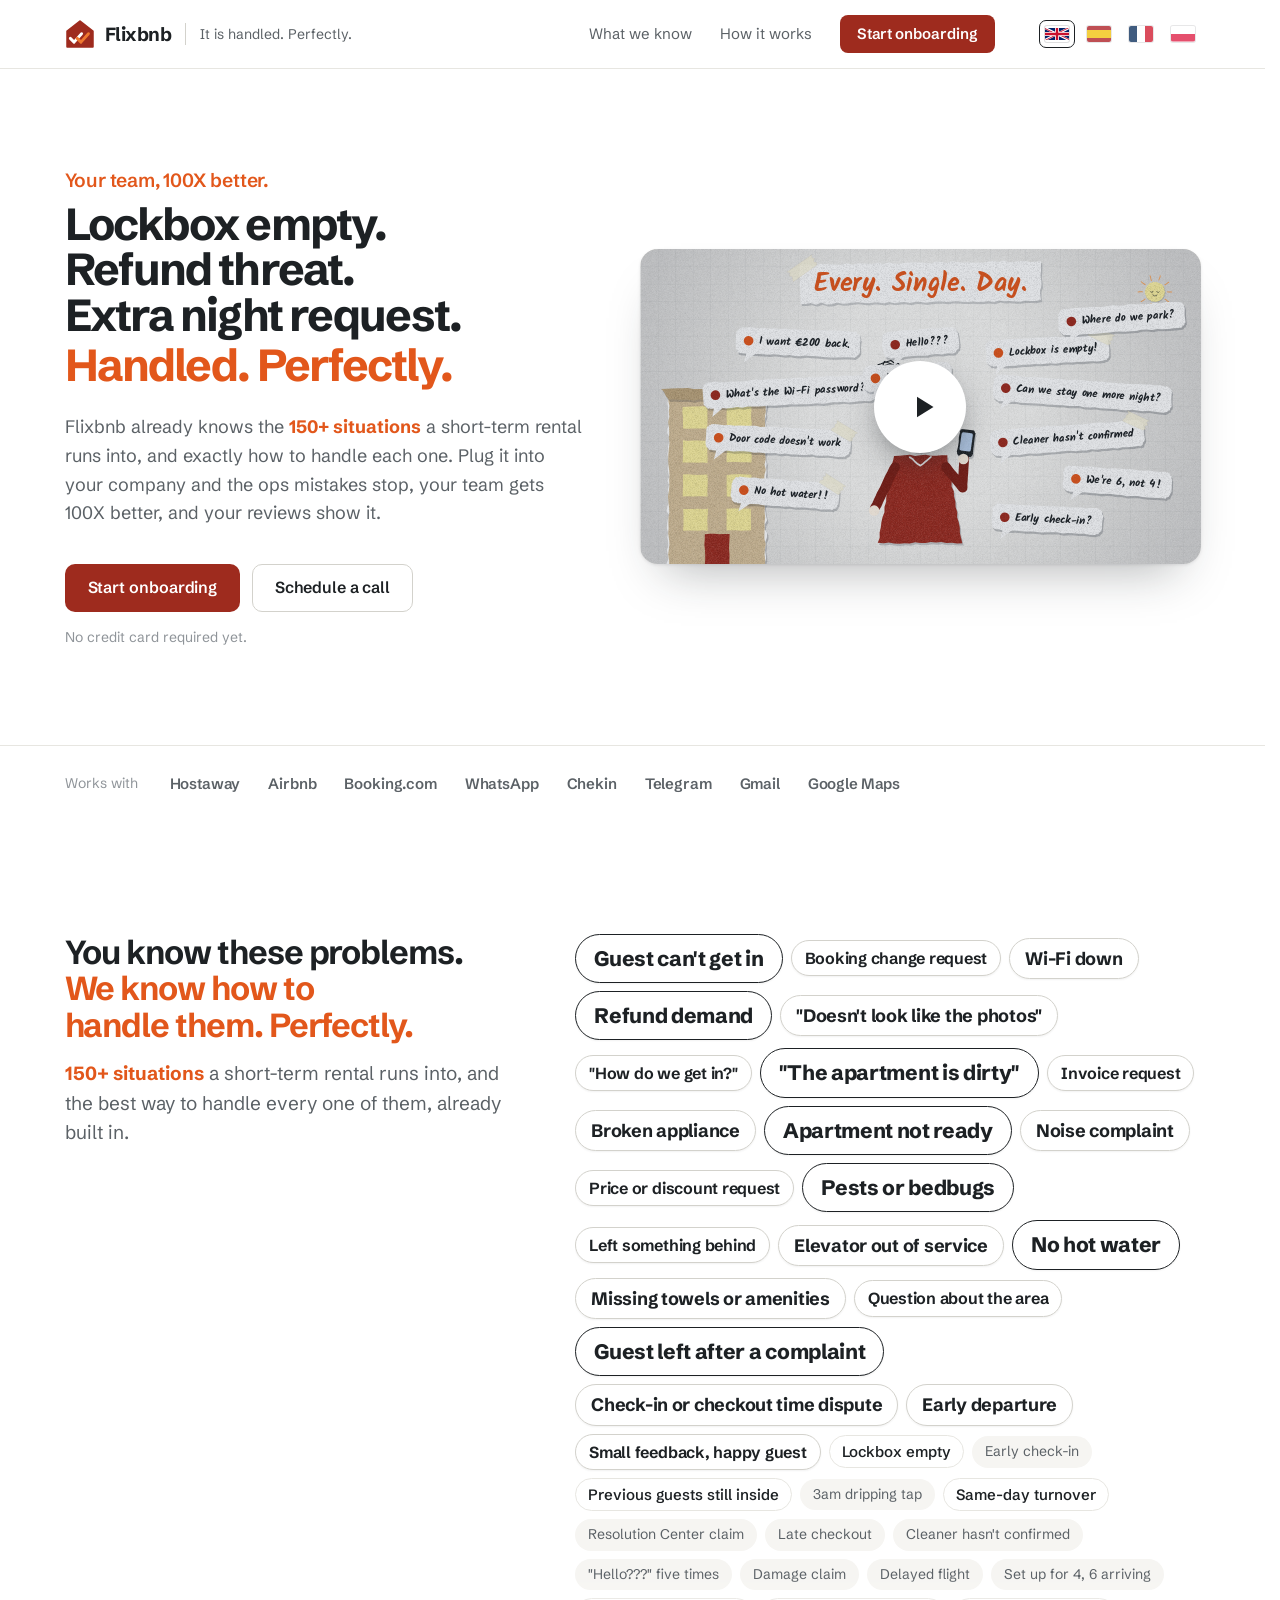
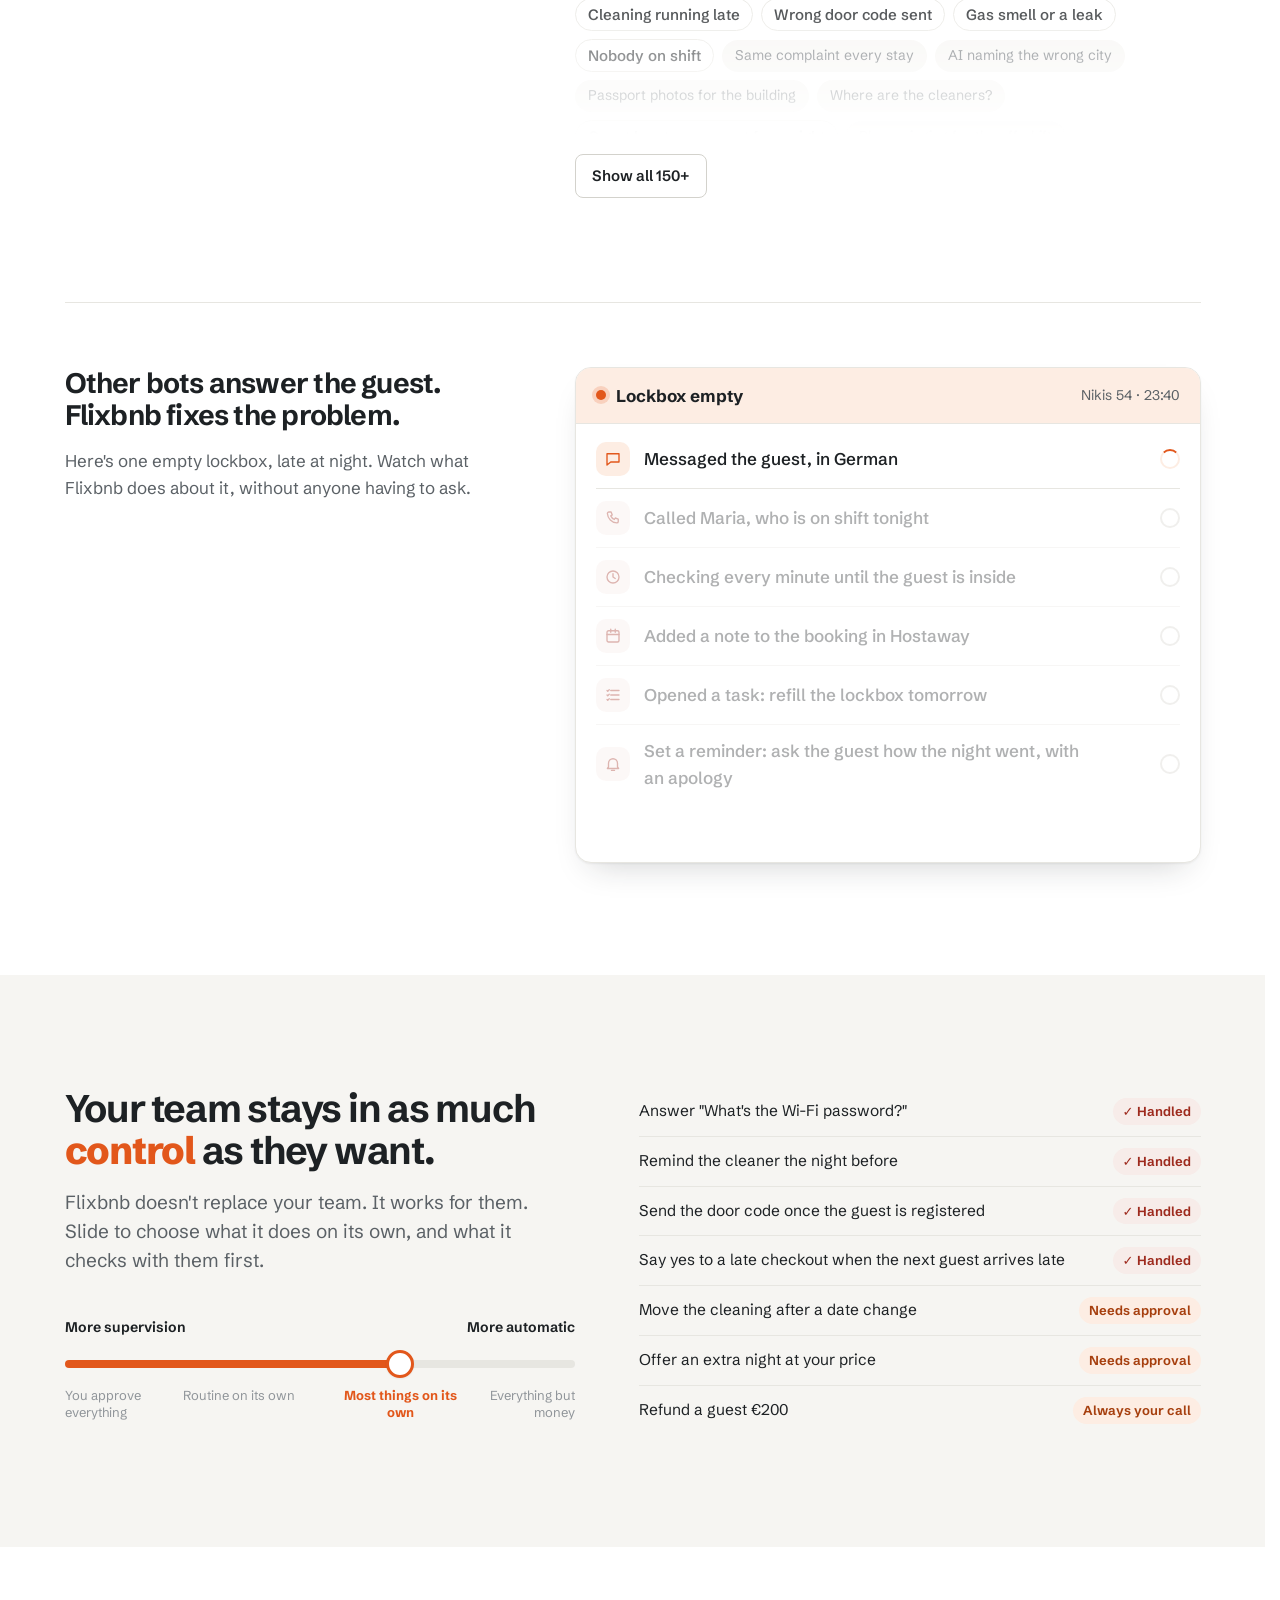
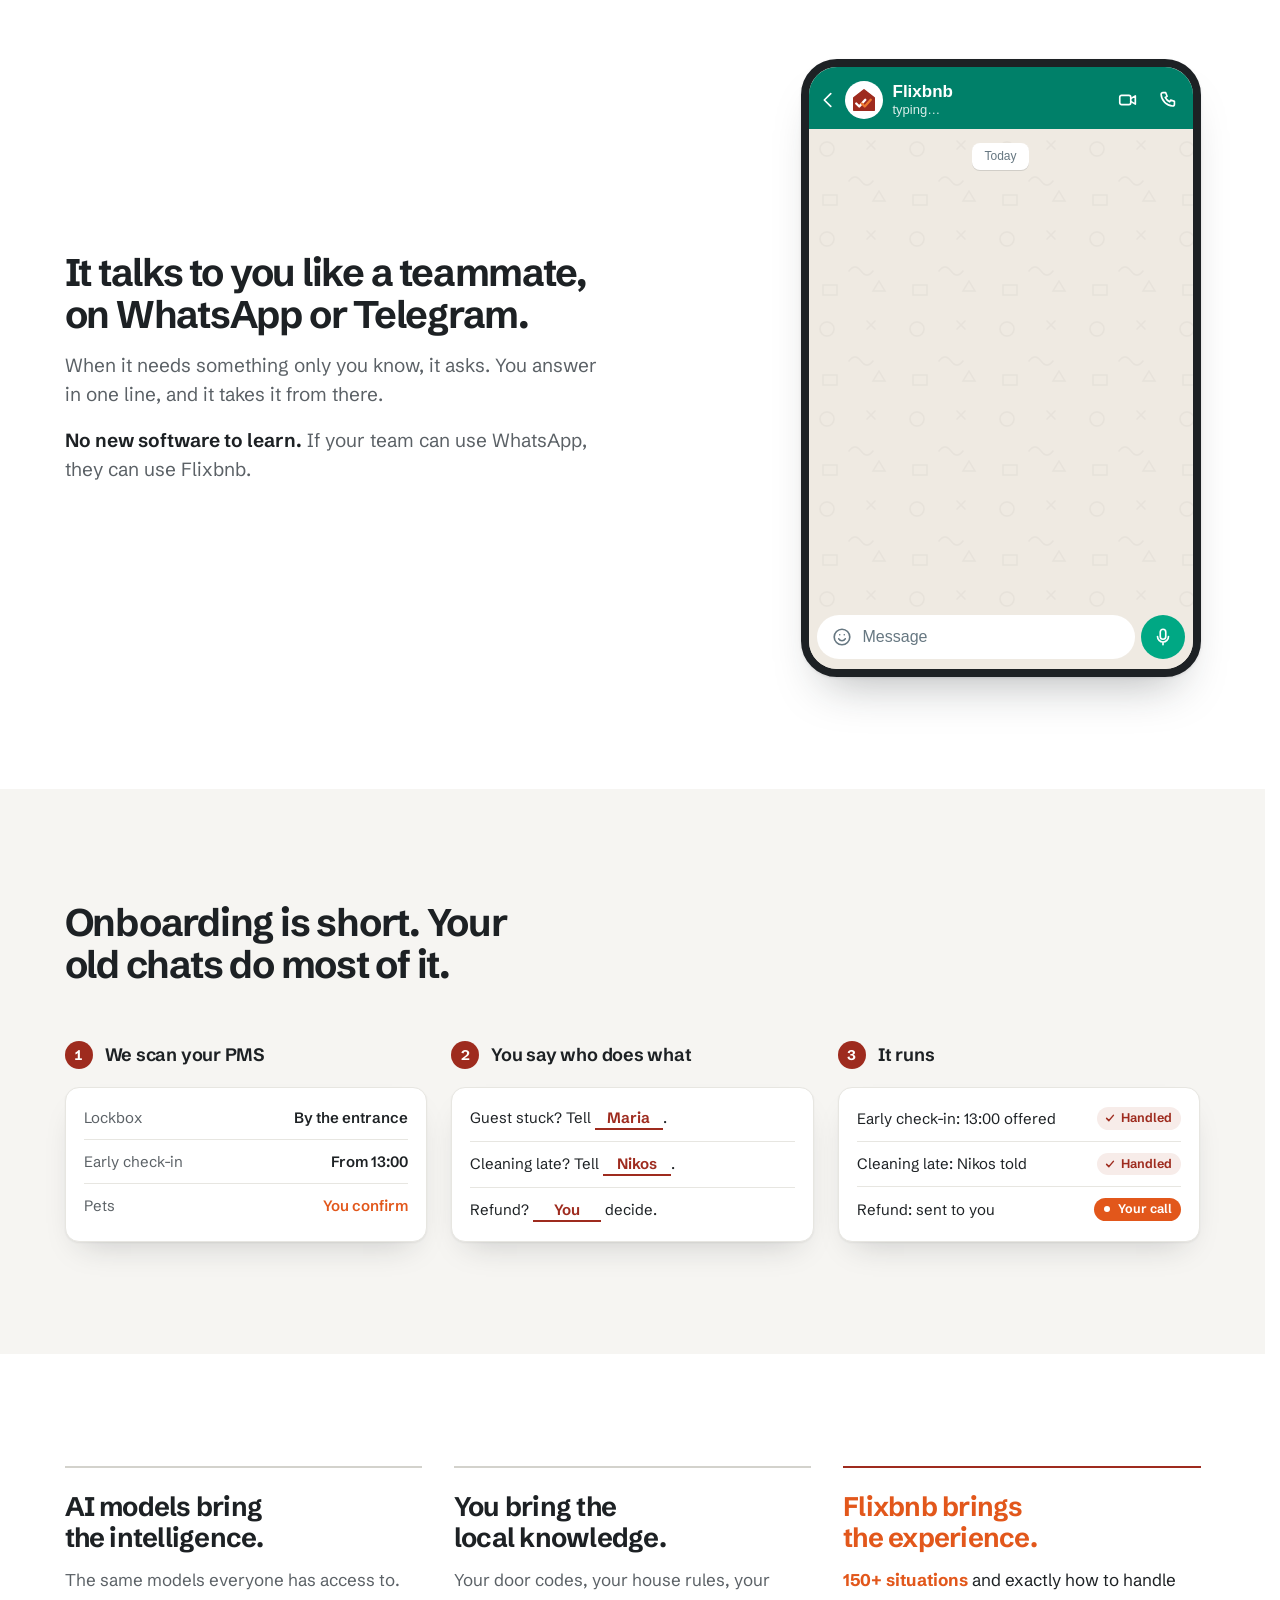
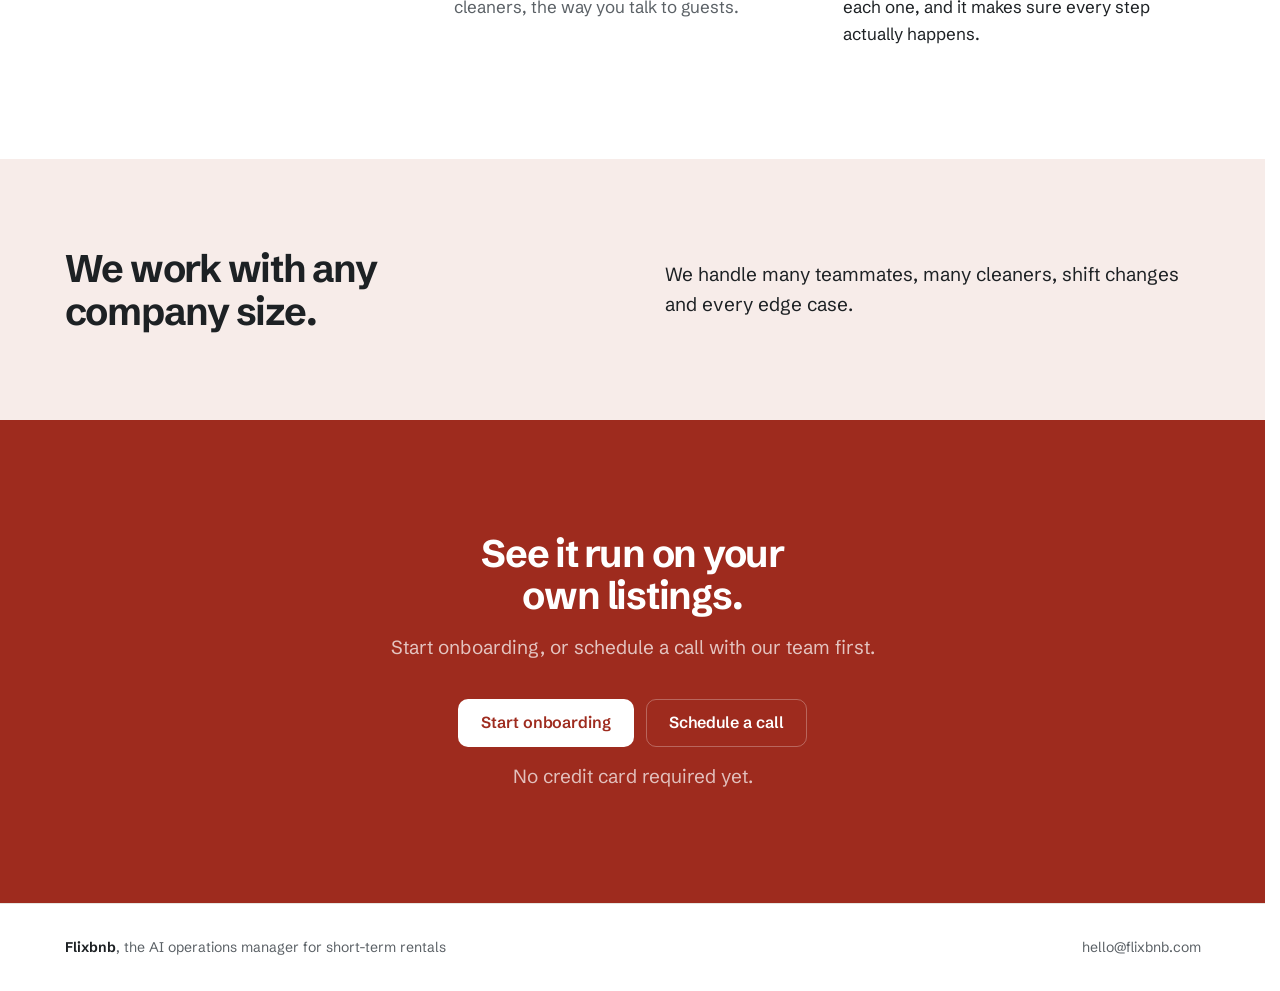
<file: index.html>
<!DOCTYPE html>
<html lang="en">
<head>
  <meta charset="UTF-8" />
  <meta name="viewport" content="width=device-width, initial-scale=1.0" />
  <title>Flixbnb · The AI Operations Manager for Short-Term Rentals</title>
  <meta name="description" content="Flixbnb is the AI operations manager for short-term rentals. Connected to your guests, your staff and your PMS, it knows how to run a short-term rental business and leaves your team only the decisions." />

  <link rel="preconnect" href="https://fonts.googleapis.com" />
  <link rel="preconnect" href="https://fonts.gstatic.com" crossorigin />
  <link href="https://fonts.googleapis.com/css2?family=Kalam:wght@400;700&family=Schibsted+Grotesk:wght@400..800&display=swap" rel="stylesheet" />

  <link rel="icon" type="image/svg+xml" href="/favicon.svg?v=2" />
  <link rel="icon" type="image/png" sizes="32x32" href="/favicon-32.png?v=2" />
  <link rel="icon" type="image/png" sizes="192x192" href="/icon-192.png?v=2" />
  <link rel="apple-touch-icon" href="/apple-touch-icon.png?v=2" />
  <link rel="alternate" hreflang="en" href="https://flixbnb.com/" />
  <link rel="alternate" hreflang="es" href="https://flixbnb.com/es/" />
  <link rel="alternate" hreflang="fr" href="https://flixbnb.com/fr/" />
  <link rel="alternate" hreflang="pl" href="https://flixbnb.com/pl/" />
  <link rel="alternate" hreflang="x-default" href="https://flixbnb.com/" />
  <link rel="stylesheet" href="/styles.css?v=20261127a" />
</head>
<body>

  <!-- NAV -->
  <header class="nav">
    <div class="wrap">
      <a href="#top" class="brand">
        <svg class="brand-mark" viewBox="0 0 48 48" aria-hidden="true" width="24" height="24"><path d="M24 3.5 L44.5 19.5 L44.5 44.5 L3.5 44.5 L3.5 19.5 Z" fill="#9E2B1E" stroke="#9E2B1E" stroke-width="3" stroke-linejoin="round"/><path d="M8.5 31 L14.5 37 L26.5 23.5" fill="none" stroke="#fff" stroke-width="4.6" stroke-linecap="round" stroke-linejoin="round"/><path d="M19.5 31 L25.5 37 L37.5 23.5" fill="none" stroke="#F0782F" stroke-width="4.6" stroke-linecap="round" stroke-linejoin="round"/></svg>
        <span class="brand-name">Flixbnb</span>
        <span class="brand-line">It is handled. Perfectly.</span>
      </a>
      <nav class="nav-links" aria-label="Primary">
        <a href="#knows">What we know</a>
        <a href="#setup">How it works</a>
        <a href="mailto:hello@flixbnb.com?subject=Start%20onboarding" class="btn btn-small" data-lead="onboarding">Start onboarding</a>
      </nav>
      <nav class="langs" aria-label="Language">
        <a href="/" hreflang="en" lang="en" class="is-on" aria-current="page" title="English"><svg viewBox="0 0 60 30" width="24" height="16" aria-hidden="true"><clipPath id="uk-c"><path d="M0 0v30h60V0z"/></clipPath><clipPath id="uk-t"><path d="M30 15h30v15zv15H0zH0V0zV0h30z"/></clipPath><g clip-path="url(#uk-c)"><path d="M0 0v30h60V0z" fill="#012169"/><path d="M0 0l60 30m0-30L0 30" stroke="#fff" stroke-width="6"/><path d="M0 0l60 30m0-30L0 30" clip-path="url(#uk-t)" stroke="#C8102E" stroke-width="4"/><path d="M30 0v30M0 15h60" stroke="#fff" stroke-width="10"/><path d="M30 0v30M0 15h60" stroke="#C8102E" stroke-width="6"/></g></svg><span class="visually-hidden">English</span></a>
        <a href="/es/" hreflang="es" lang="es" title="Español"><svg viewBox="0 0 3 2" width="24" height="16" aria-hidden="true"><path fill="#AA151B" d="M0 0h3v2H0z"/><path fill="#F1BF00" d="M0 .5h3v1H0z"/></svg><span class="visually-hidden">Español</span></a>
        <a href="/fr/" hreflang="fr" lang="fr" title="Français"><svg viewBox="0 0 3 2" width="24" height="16" aria-hidden="true"><path fill="#002654" d="M0 0h1v2H0z"/><path fill="#fff" d="M1 0h1v2H1z"/><path fill="#CE1126" d="M2 0h1v2H2z"/></svg><span class="visually-hidden">Français</span></a>
        <a href="/pl/" hreflang="pl" lang="pl" title="Polski"><svg viewBox="0 0 8 5" width="24" height="16" aria-hidden="true"><path fill="#fff" d="M0 0h8v2.5H0z"/><path fill="#DC143C" d="M0 2.5h8V5H0z"/></svg><span class="visually-hidden">Polski</span></a>
      </nav>
    </div>
  </header>

  <main>

    <!-- HERO -->
    <section class="hero" id="top">
      <div class="wrap hero-grid">
        <div class="hero-copy">
          <a class="video-cue" href="#film"><span class="video-cue-play" aria-hidden="true"><svg viewBox="0 0 24 24" width="24" height="24"><path d="M9 6.5v11L18 12z"/></svg></span>Watch the 1-minute video</a>
          <p class="kicker">Your team, 100X better.</p>
          <h1><span class="line">Lockbox empty.</span> <span class="line">Refund threat.</span> <span class="line">Extra night request.</span> <span class="h1-you">Handled. Perfectly.</span></h1>
          <p class="lede">Flixbnb already knows the <strong class="hl">150+ situations</strong> a short-term rental runs into, and exactly how to handle each one. Plug it into your company and the ops mistakes stop, your team gets 100X better, and your reviews show it.</p>
          <div class="actions">
            <a href="mailto:hello@flixbnb.com?subject=Start%20onboarding" class="btn" data-lead="onboarding">Start onboarding</a>
            <a href="mailto:hello@flixbnb.com?subject=Schedule%20a%20call" class="btn btn-ghost" data-lead="call">Schedule a call</a>
          </div>
          <p class="cta-note">No credit card required yet.</p>
        </div>

        <div class="hero-film" id="film">
          <div class="film" data-state="idle" aria-describedby="film-story">
            <canvas aria-hidden="true"></canvas>
            <button type="button" class="film-close" aria-label="Exit full screen"><svg viewBox="0 0 24 24" aria-hidden="true" width="24" height="24"><path d="M6 6l12 12M18 6L6 18"/></svg></button>
            <button type="button" class="film-play" aria-label="Play the film, with sound">
              <svg viewBox="0 0 24 24" aria-hidden="true" width="24" height="24"><path d="M8 5.2v13.6L19 12z" /></svg>
            </button>
            <div class="film-bar">
              <button type="button" class="film-btn film-toggle" aria-label="Pause">
                <svg class="i-pause" viewBox="0 0 24 24" aria-hidden="true" width="24" height="24"><path d="M8 5v14M16 5v14" /></svg>
                <svg class="i-play" viewBox="0 0 24 24" aria-hidden="true" width="24" height="24"><path d="M8 5.2v13.6L19 12z" /></svg>
              </button>
              <input class="film-seek" type="range" min="0" max="55" step="0.05" value="0" aria-label="Position in the film" />
              <button type="button" class="film-btn film-mute" aria-pressed="false" aria-label="Mute">
                <svg class="i-sound" viewBox="0 0 24 24" aria-hidden="true" width="24" height="24"><path d="M4 9.5h3.5L12 6v12l-4.5-3.5H4zM15.5 9a4 4 0 0 1 0 6M18 6.5a7.5 7.5 0 0 1 0 11" /></svg>
                <svg class="i-muted" viewBox="0 0 24 24" aria-hidden="true" width="24" height="24"><path d="M4 9.5h3.5L12 6v12l-4.5-3.5H4zM16 9.5l5 5M21 9.5l-5 5" /></svg>
              </button>
              <button type="button" class="film-btn film-full" aria-label="Full screen">
                <svg viewBox="0 0 24 24" aria-hidden="true" width="24" height="24"><path d="M4 9V4h5M15 4h5v5M20 15v5h-5M9 20H4v-5" /></svg>
              </button>
            </div>
          </div>
          <p class="visually-hidden" id="film-story">The film: running short-term rentals, every single day, a host is buried in guest messages, from an empty lockbox to a refund demand, then in 150+ sticky notes of everything a rental runs into. The page rips open on Flixbnb, connected to your guests, your team and your PMS. A yellow checklist gets ticked: lockbox empty, extra night request, cleaner running late, same-day turnover and a wrong door code are all handled, and only the €200 refund comes to you. In a chat, Flixbnb asks where the fuse box is, gets a one-line answer, and reports the power is back. Your team gets 100X better. Lockbox empty. Refund threat. Extra night request. Handled. flixbnb.com.</p>
        </div>
      </div>
      <div class="hero-foot">
        <div class="wrap">
          <p class="hero-foot-lbl">Works with</p>
          <ul class="connectors" aria-label="Works with">
            <li>Hostaway</li>
            <li>Airbnb</li>
            <li>Booking.com</li>
            <li>WhatsApp</li>
            <li>Chekin</li>
            <li>Telegram</li>
            <li>Gmail</li>
            <li>Google Maps</li>
          </ul>
        </div>
      </div>
    </section>

    <!-- YOU KNOW THESE PROBLEMS. WE KNOW THE ANSWERS. -->
    <section class="section knows" id="knows">
      <div class="wrap">
        <div class="knows-grid">
          <div class="knows-head">
            <h2><span class="line">You know these problems.</span> <span class="line h2-answer">We know how to handle them. Perfectly.</span></h2>
            <p class="lede"><strong class="hl">150+ situations</strong> a short-term rental runs into, and the best way to handle every one of them, already built in.</p>
          </div>
          <div class="cloud-wrap">
            <ul class="cloud" id="cloud" aria-label="Situations Flixbnb knows how to handle">
            <li class="k1">Guest can't get in</li>
            <li class="k3">Booking change request</li>
            <li class="k2">Wi-Fi down</li>
            <li class="k1">Refund demand</li>
            <li class="k2">"Doesn't look like the photos"</li>
            <li class="k3">"How do we get in?"</li>
            <li class="k1">"The apartment is dirty"</li>
            <li class="k3">Invoice request</li>
            <li class="k2">Broken appliance</li>
            <li class="k1">Apartment not ready</li>
            <li class="k2">Noise complaint</li>
            <li class="k3">Price or discount request</li>
            <li class="k1">Pests or bedbugs</li>
            <li class="k3">Left something behind</li>
            <li class="k2">Elevator out of service</li>
            <li class="k1">No hot water</li>
            <li class="k2">Missing towels or amenities</li>
            <li class="k3">Question about the area</li>
            <li class="k1">Guest left after a complaint</li>
            <li class="k2">Check-in or checkout time dispute</li>
            <li class="k2">Early departure</li>
            <li class="k3">Small feedback, happy guest</li>
            <li class="b-l">Lockbox empty</li>
            <li>Early check-in</li>
            <li class="b-l">Previous guests still inside</li>
            <li>3am dripping tap</li>
            <li class="b-l">Same-day turnover</li>
            <li>Resolution Center claim</li>
            <li>Late checkout</li>
            <li>Cleaner hasn't confirmed</li>
            <li>"Hello???" five times</li>
            <li>Damage claim</li>
            <li>Delayed flight</li>
            <li>Set up for 4, 6 arriving</li>
            <li class="b-l">Cleaning running late</li>
            <li class="b-l">Wrong door code sent</li>
            <li class="b-l">Gas smell or a leak</li>
            <li class="b-l">Nobody on shift</li>
            <li>Same complaint every stay</li>
            <li>AI naming the wrong city</li>
            <li>Passport photos for the building</li>
            <li>Where are the cleaners?</li>
            <li class="b-l">Guest has to move out for a night</li>
            <li>Phone ringing for the off-shift</li>
            <li>Unknown caller</li>
            <li>When the AI breaks</li>
            <li class="b-l">Platform support deadline</li>
            <li>Crib or high chair request</li>
            <li>Date change through Booking.com</li>
            <li>"What time do they arrive?"</li>
            <li>Owner approval needed</li>
            <li>Robotic messages</li>
            <li>Cancelled, but plans still running</li>
            <li>"Is this WhatsApp a scam?"</li>
            <li>AI repeating a mistake</li>
            <li>Extending the stay</li>
            <li>Crib or sofa bed forgotten</li>
            <li>New cleaner can't find the place</li>
            <li class="b-l">Booking went pending and back</li>
            <li>AC not working</li>
            <li>"Fixed", but still broken</li>
            <li>Bags after checkout</li>
            <li>One-night stays quietly blocked</li>
            <li>Guest never read the instructions</li>
            <li>Staff locked out of the app</li>
            <li>Old food in the fridge</li>
            <li>Which cleaner causes complaints</li>
            <li>Forgotten checkout time</li>
            <li>WhatsApp failing silently</li>
            <li>Unhappy guest who stays quiet</li>
            <li>Old Wi-Fi password in the listing</li>
            <li>Key taken from the lockbox</li>
            <li>AI stuck, nobody knows why</li>
            <li>Booking ID inside a photo</li>
            <li>Agreeing a repair time</li>
            <li class="b-l">Cleaner walks in on the guest</li>
            <li>Complaint to Booking.com</li>
            <li>Repair with the guest inside</li>
            <li>Message from an unknown number</li>
            <li>Questions before booking</li>
            <li>Replying to a bad review</li>
            <li>Booking changed after cleaning was set</li>
            <li>Confusing staff messages</li>
            <li>Too many alerts</li>
            <li>Task nobody picked up</li>
            <li>Reviews only from happy guests</li>
            <li>Guest writes in another language</li>
            <li>Approved message changed</li>
            <li>New door code nobody updated</li>
            <li class="b-l">Late-night arrival, nobody around</li>
            <li>Check-in link won't open</li>
            <li>Unanswered staff messages</li>
            <li>Question hidden in a "thanks"</li>
            <li>Photos in Booking.com chat</li>
            <li>Midnight arrival, wrong night</li>
            <li>Free-cancellation request</li>
            <li>AI saying it did something it didn't</li>
            <li class="b-l">Guest can't find the key holder</li>
            <li class="b-l">Smart-lock app won't work</li>
            <li>Forgotten promise</li>
            <li>Restaurant tips and parking</li>
            <li>"Email me instead"</li>
            <li>Owner staying in their own place</li>
            <li>Guest not registered yet</li>
            <li>Cleaners who don't speak English</li>
            <li>Guest cancels mid-stay</li>
            <li class="b-l">Brown water from the tap</li>
            <li>Three messages instead of one</li>
            <li>Translation changing the meaning</li>
            <li>AI messages nobody checked</li>
            <li>"Ready" when it isn't</li>
            <li>Cleaning not marked as started</li>
            <li>Early departure, cleaner on the old time</li>
            <li>Open problem taken for "all good"</li>
            <li class="b-l">A real emergency</li>
            <li>Door code a week early</li>
            <li>How the apartment should look</li>
            <li>Paying back a refund</li>
            <li class="b-l">Cleaner at the door too early</li>
            <li class="b-l">No cleaner assigned</li>
            <li>How the stay really went</li>
            <li>Staff woken for nothing</li>
            <li>Second key request</li>
            <li>Technician no-show</li>
            <li>Internal note sent to a guest</li>
            <li>Guest not answering</li>
            <li>Reply sent too late</li>
            <li>Thanking every 5-star review</li>
            <li>Silence until arrival</li>
            <li>Haggling over the price</li>
            <li>Message never sent</li>
            <li>"Nobody cleaned during our stay"</li>
            <li>AI assuming the guest read it</li>
            <li class="b-l">Emergency missed, system down</li>
            <li>Unknown arrival time</li>
            <li>AI inventing a policy</li>
            <li>Paying later, in cash</li>
            <li>Key not returned</li>
            <li>Offering something for a review</li>
            <li>Late checkout approved by mistake</li>
            <li>Extension: clean or not?</li>
            <li class="b-l">Key locked inside</li>
            <li>"Will someone meet us?"</li>
            <li>Unpaid direct booking</li>
            <li>Owner's late cleaning request</li>
            <li>Entry details before registration</li>
            <li>Smart-lock invite without an email</li>
            <li>Same job sent twice</li>
            <li>Small problem at 2am</li>
            <li>AI approving a refund</li>
            <li>Extra guests</li>
            <li>First-night problem nobody reported</li>
            <li>Over-cautious AI</li>
            <li>Forgotten discount</li>
            <li>Damage "seen" in an innocent photo</li>
            <li>Parking after checkout</li>
            <li>Defect that can wait</li>
            <li>Saying too much in a dispute</li>
            <li>Lost platform support emails</li>
            </ul>
            <button type="button" class="cloud-more" aria-controls="cloud" aria-expanded="true" hidden>Show all 150+</button>
          </div>
        </div>

        <div class="answers">
          <div class="answers-head">
            <h3>Other bots answer the guest. Flixbnb fixes the problem.</h3>
            <p class="answers-example">Here's one empty lockbox, late at night. Watch what Flixbnb does about it, without anyone having to ask.</p>
          </div>
          <figure class="actlog" aria-label="Example: what Flixbnb does about an empty lockbox">
            <div class="actlog-head"><span class="actlog-alert" aria-hidden="true"></span><b>Lockbox empty</b><span>Nikis 54 · 23:40</span></div>
            <ol class="actlog-list">
              <li class="act"><span class="act-ico"><svg viewBox="0 0 24 24" aria-hidden="true" width="24" height="24"><path d="M4 5h16v11H9l-5 4z"/></svg></span><span class="act-what">Messaged the guest, in German</span><span class="act-st"><span class="act-time">23:41</span></span></li>
              <li class="act"><span class="act-ico"><svg viewBox="0 0 24 24" aria-hidden="true" width="24" height="24"><path d="M6.5 4h3l1.5 4-2 1.2a10 10 0 0 0 4.8 4.8L15 12l4 1.5v3A2 2 0 0 1 17 18.5 13.5 13.5 0 0 1 4.5 6 2 2 0 0 1 6.5 4z"/></svg></span><span class="act-what">Called Maria, who is on shift tonight</span><span class="act-st"><span class="act-time">23:41</span></span></li>
              <li class="act"><span class="act-ico"><svg viewBox="0 0 24 24" aria-hidden="true" width="24" height="24"><circle cx="12" cy="12" r="8"/><path d="M12 7.5V12l3 2"/></svg></span><span class="act-what">Checking every minute until the guest is inside</span><span class="act-st"><span class="act-time">23:52</span></span></li>
              <li class="act"><span class="act-ico"><svg viewBox="0 0 24 24" aria-hidden="true" width="24" height="24"><rect x="4" y="5" width="16" height="15" rx="2"/><path d="M4 10h16M9 3v4M15 3v4"/></svg></span><span class="act-what">Added a note to the booking in Hostaway</span><span class="act-st"><span class="act-time">23:53</span></span></li>
              <li class="act"><span class="act-ico"><svg viewBox="0 0 24 24" aria-hidden="true" width="24" height="24"><path d="M9 6h11M9 12h11M9 18h11M4 6l1 1 2-2M4 12l1 1 2-2M4 18l1 1 2-2"/></svg></span><span class="act-what">Opened a task: refill the lockbox tomorrow</span><span class="act-st"><span class="act-time">23:53</span></span></li>
              <li class="act"><span class="act-ico"><svg viewBox="0 0 24 24" aria-hidden="true" width="24" height="24"><path d="M6 16V11a6 6 0 0 1 12 0v5l1.5 2h-15zM10 20.5h4"/></svg></span><span class="act-what">Set a reminder: ask the guest how the night went, with an apology</span><span class="act-st"><span class="act-time">08:30</span></span></li>
            </ol>
            <div class="actlog-foot"><span class="actlog-done">✓ Handled.</span> Guest inside at 23:52.</div>
          </figure>
          <script>
            // The actions run one after another once the log is on screen: each one spins, then gets its tick.
            (function () {
              if (window.matchMedia('(prefers-reduced-motion: reduce)').matches) return;
              var log = document.querySelector('.actlog');
              var rows = Array.prototype.slice.call(log.querySelectorAll('.act'));
              log.classList.add('is-waiting');
              rows.forEach(function (r) { r.dataset.state = 'queued'; });
              function play() {
                var t = 400;
                rows.forEach(function (r, i) {
                  setTimeout(function () { r.dataset.state = 'running'; }, t);
                  t += i === 2 ? 2200 : 900;
                  setTimeout(function () { r.dataset.state = 'done'; }, t);
                  t += 150;
                });
                setTimeout(function () { log.classList.remove('is-waiting'); }, t + 200);
              }
              new IntersectionObserver(function (entries, obs) {
                if (!entries[0].isIntersecting) return;
                obs.disconnect();
                play();
              }, { threshold: 0.45 }).observe(log);
            })();
          </script>
        </div>
      </div>
    </section>

    <!-- CONTROL: your team decides what is handled on its own -->
    <section class="section native" id="native">
      <div class="wrap">
        <!-- Control: one slider decides what Flixbnb does on its own and what it checks with your team first -->
        <div class="control">
          <div class="control-head">
            <h2>Your team stays in as much <span class="h2-hl">control</span> as they want.</h2>
            <p>Flixbnb doesn't replace your team. It works for them. Slide to choose what it does on its own, and what it checks with them first.</p>
          </div>
          <div class="control-slider">
            <div class="control-ends" aria-hidden="true"><span>More supervision</span><span>More automatic</span></div>
            <input type="range" id="control-level" min="0" max="3" step="1" value="2" aria-label="How much Flixbnb does on its own" aria-valuetext="Most things on its own">
            <ol class="control-stops" aria-hidden="true">
              <li>You approve everything</li>
              <li>Routine on its own</li>
              <li>Most things on its own</li>
              <li>Everything but money</li>
            </ol>
          </div>
          <ul class="control-list" aria-live="polite">
            <li data-at="1"><span class="control-what">Answer "What's the Wi-Fi password?"</span><span class="control-st"></span></li>
            <li data-at="1"><span class="control-what">Remind the cleaner the night before</span><span class="control-st"></span></li>
            <li data-at="2"><span class="control-what">Send the door code once the guest is registered</span><span class="control-st"></span></li>
            <li data-at="2"><span class="control-what">Say yes to a late checkout when the next guest arrives late</span><span class="control-st"></span></li>
            <li data-at="3"><span class="control-what">Move the cleaning after a date change</span><span class="control-st"></span></li>
            <li data-at="3"><span class="control-what">Offer an extra night at your price</span><span class="control-st"></span></li>
            <li data-at="9"><span class="control-what">Refund a guest €200</span><span class="control-st"></span></li>
          </ul>
        </div>
        <script>
          // The control slider: each task is handled on its own once the slider reaches its level; the rest go to your team.
          (function () {
            var t = function (k) { return (window.FLX_T && window.FLX_T[k]) || k; };
            var range = document.getElementById('control-level');
            var items = Array.prototype.slice.call(document.querySelectorAll('.control-list li'));
            var stops = Array.prototype.slice.call(document.querySelectorAll('.control-stops li'));
            function update() {
              var v = +range.value;
              items.forEach(function (li) {
                var auto = v >= +li.dataset.at;
                li.dataset.state = auto ? 'auto' : 'you';
                li.querySelector('.control-st').textContent = t(auto ? 'Handled' : (li.dataset.at === '9' ? 'Always your call' : 'Needs approval'));
              });
              stops.forEach(function (s, i) { s.classList.toggle('is-on', i === v); });
              range.setAttribute('aria-valuetext', stops[v].textContent);
              range.style.setProperty('--fill', (v / 3 * 100) + '%');
            }
            range.addEventListener('input', update);
            stops.forEach(function (st, i) { st.addEventListener('click', function () { range.value = i; update(); }); });
            update();
          })();
        </script>
      </div>
    </section>

    <!-- IT WORKS IN CHAT: WHATSAPP OR TELEGRAM -->
    <section class="section in-chat" id="chat">
      <div class="wrap chat-grid">
        <div>
          <h2>It talks to you like a teammate, on WhatsApp or Telegram.</h2>
          <p class="lede">When it needs something only you know, it asks. You answer in one line, and it takes it from there.</p>
          <p class="lede no-app"><strong>No new software to learn.</strong> If your team can use WhatsApp, they can use Flixbnb.</p>
        </div>
        <figure class="chat wa" aria-label="Example WhatsApp chat with Flixbnb">
          <div class="wa-head">
            <svg class="wa-ico" viewBox="0 0 24 24" aria-hidden="true" width="24" height="24"><path d="M15 5l-7 7 7 7"/></svg>
            <span class="chat-avatar" aria-hidden="true"><img src="/favicon.svg" alt=""></span>
            <span class="wa-who"><span class="chat-name">Flixbnb</span><span class="wa-status"><span class="wa-online">online</span><span class="wa-typing">typing…</span></span></span>
            <svg class="wa-ico" viewBox="0 0 24 24" aria-hidden="true" width="24" height="24"><rect x="3" y="7" width="12" height="10" rx="2"/><path d="M15 10.5l5-3v9l-5-3"/></svg>
            <svg class="wa-ico" viewBox="0 0 24 24" aria-hidden="true" width="24" height="24"><path d="M6.5 4h3l1.5 4-2 1.2a10 10 0 0 0 4.8 4.8L15 12l4 1.5v3A2 2 0 0 1 17 18.5 13.5 13.5 0 0 1 4.5 6 2 2 0 0 1 6.5 4z"/></svg>
          </div>
          <ol class="chat-msgs">
            <li class="wa-day" aria-hidden="true"><span>Today</span></li>
            <li class="msg from-bot"><div class="bubble"><span class="sender">Flixbnb</span><p>The electricity in Nikis 54 is out. Where's the fuse box, so I can tell the guest to check it?</p><time>14:32</time></div></li>
            <li class="msg from-you"><div class="bubble"><span class="sender">Your team</span><p>Behind the curtain, left of the shower door.</p><time>14:33 <svg class="wa-read" viewBox="0 0 18 11" aria-label="read" width="24" height="24"><path d="M1 6l3 3 6.5-7.5M7.5 8.6L8 9l6.5-7.5"/></svg></time></div></li>
            <li class="msg from-bot"><div class="bubble"><span class="sender">Flixbnb</span><p>Got it. Telling the guest now. I'll check in with them in about 15 minutes to make sure it's OK, and update you if more help is needed.</p><time>14:33</time></div></li>
            <li class="chat-gap"><span>15 minutes later</span></li>
            <li class="msg from-bot"><div class="bubble"><span class="sender">Flixbnb</span><p>Power's back, the guest is all good ✅</p><time>14:48</time></div></li>
          </ol>
          <div class="wa-foot" aria-hidden="true">
            <span class="wa-input"><svg class="wa-ico" viewBox="0 0 24 24" width="24" height="24"><circle cx="12" cy="12" r="8.5"/><path d="M8.5 14a4 4 0 0 0 7 0M9.5 9.5h.01M14.5 9.5h.01"/></svg>Message</span>
            <span class="wa-mic"><svg viewBox="0 0 24 24" width="24" height="24"><rect x="9" y="3.5" width="6" height="11" rx="3"/><path d="M6 11.5a6 6 0 0 0 12 0M12 17.5v3"/></svg></span>
          </div>
        </figure>
        <script>
          // The chat plays out once it's on screen, the way WhatsApp shows it: "typing…" under the name, then the message.
          (function () {
            if (window.matchMedia('(prefers-reduced-motion: reduce)').matches) return;
            var chat = document.querySelector('.chat');
            var msgs = Array.prototype.slice.call(chat.querySelectorAll('.chat-msgs > li:not(.wa-day)'));
            msgs.forEach(function (m) { m.dataset.state = 'wait'; });
            function play() {
              var t = 300;
              msgs.forEach(function (m) {
                if (m.classList.contains('from-bot')) {
                  setTimeout(function () { chat.classList.add('is-typing'); }, t);
                  t += 1400;
                } else {
                  t += 900;
                }
                setTimeout(function () { chat.classList.remove('is-typing'); m.dataset.state = 'shown'; }, t);
                t += 700;
              });
            }
            new IntersectionObserver(function (entries, obs) {
              if (!entries[0].isIntersecting) return;
              obs.disconnect();
              play();
            }, { threshold: 0.5 }).observe(chat);
          })();
        </script>
      </div>
    </section>

    <!-- ONBOARDING -->
    <section class="section setup" id="setup">
      <div class="wrap">
        <h2>Onboarding is short. Your old chats do most of it.</h2>

        <ol class="steps">
          <li>
            <h3>We scan your PMS</h3>
            <dl class="demo facts" aria-label="Example: what the scan finds">
              <div><dt>Lockbox</dt><dd>By the entrance</dd></div>
              <div><dt>Early check-in</dt><dd>From 13:00</dd></div>
              <div class="ask"><dt>Pets</dt><dd>You confirm</dd></div>
            </dl>
          </li>
          <li>
            <h3>You say who does what</h3>
            <div class="demo who" aria-label="Example: who does what">
              <p>Guest stuck? Tell <span class="blank">Maria</span>.</p>
              <p>Cleaning late? Tell <span class="blank">Nikos</span>.</p>
              <p>Refund? <span class="blank">You</span> decide.</p>
            </div>
          </li>
          <li>
            <h3>It runs</h3>
            <ul class="demo runs" aria-label="Example: it runs">
              <li><span>Early check-in: 13:00 offered</span><span class="tag tag-done">Handled</span></li>
              <li><span>Cleaning late: Nikos told</span><span class="tag tag-done">Handled</span></li>
              <li><span>Refund: sent to you</span><span class="tag tag-you">Your call</span></li>
            </ul>
          </li>
        </ol>
      </div>
    </section>

    <!-- THE THREE PARTS -->
    <section class="section parts">
      <div class="wrap">
        <h2 class="visually-hidden">How it fits together</h2>
        <div class="parts-grid">
          <div class="part">
            <p class="part-line">AI models bring the intelligence.</p>
            <p class="part-note">The same models everyone has access to.</p>
          </div>
          <div class="part">
            <p class="part-line">You bring the local knowledge.</p>
            <p class="part-note">Your door codes, your house rules, your cleaners, the way you talk to guests.</p>
          </div>
          <div class="part part-us">
            <p class="part-line">Flixbnb brings the experience.</p>
            <p class="part-note"><strong class="hl">150+ situations</strong> and exactly how to handle each one, and it makes sure every step actually happens.</p>
          </div>
        </div>
      </div>
    </section>

    <!-- SIZES -->
    <section class="section sizes" id="sizes">
      <div class="wrap sizes-grid">
        <h2>We work with any company size.</h2>
        <p class="lede">We handle many teammates, many cleaners, shift changes and <span class="nowrap">every edge case.</span></p>
      </div>
    </section>

    <!-- TALK -->
    <section class="section talk on-dark" id="talk">
      <div class="wrap">
        <h2>See it run on your own listings.</h2>
        <p>Start onboarding, or schedule a call with our team first.</p>
        <div class="actions">
          <a href="mailto:hello@flixbnb.com?subject=Start%20onboarding" class="btn" data-lead="onboarding">Start onboarding</a>
          <a href="mailto:hello@flixbnb.com?subject=Schedule%20a%20call" class="btn btn-ghost" data-lead="call">Schedule a call</a>
        </div>
        <p class="cta-note">No credit card required yet.</p>
      </div>
    </section>

  </main>

  <footer class="foot">
    <div class="wrap">
      <span><b>Flixbnb</b>, the AI operations manager for short-term rentals</span>
      <a href="mailto:hello@flixbnb.com">hello@flixbnb.com</a>
    </div>
  </footer>

  <!-- LEAD FORM: opened by every "Start onboarding" and "Schedule a call" button -->
  <dialog class="lead" id="lead" aria-labelledby="lead-title">
    <button type="button" class="lead-close" aria-label="Close" data-close>&times;</button>
    <form class="lead-form" novalidate>
      <h2 id="lead-title" class="lead-title">Start onboarding</h2>
      <p class="lead-sub">Leave your details and someone from our team will reach out within an hour.</p>
      <input type="hidden" name="request" value="onboarding" />
      <!-- Spam trap: people never see it, bots fill it in, and FormSubmit drops those -->
      <input type="text" name="_honey" class="visually-hidden" tabindex="-1" autocomplete="off" aria-hidden="true" />

      <label class="field">
        <span>Company name</span>
        <input type="text" name="company" autocomplete="organization" required autofocus />
      </label>
      <label class="field">
        <span>Email</span>
        <input type="email" name="email" autocomplete="email" required />
      </label>
      <label class="field">
        <span>Phone</span>
        <input type="tel" name="phone" autocomplete="tel" inputmode="tel" required />
      </label>

      <p class="lead-error" role="alert" hidden></p>
      <button type="submit" class="btn lead-submit">Start onboarding</button>
      <p class="lead-note">No credit card required yet.</p>
    </form>

    <div class="lead-done" hidden>
      <span class="lead-done-icon" aria-hidden="true"></span>
      <h2 class="lead-title" tabindex="-1">Thanks, we got it.</h2>
      <p class="lead-sub">Someone from our team will reach out within an hour.</p>
      <button type="button" class="btn btn-ghost lead-ok" data-close>Close</button>
    </div>
  </dialog>

  <script src="/script.js?v=20261127a" defer></script>
  <script src="/film.js?v=20261127a" defer></script>
</body>
</html>
</file>
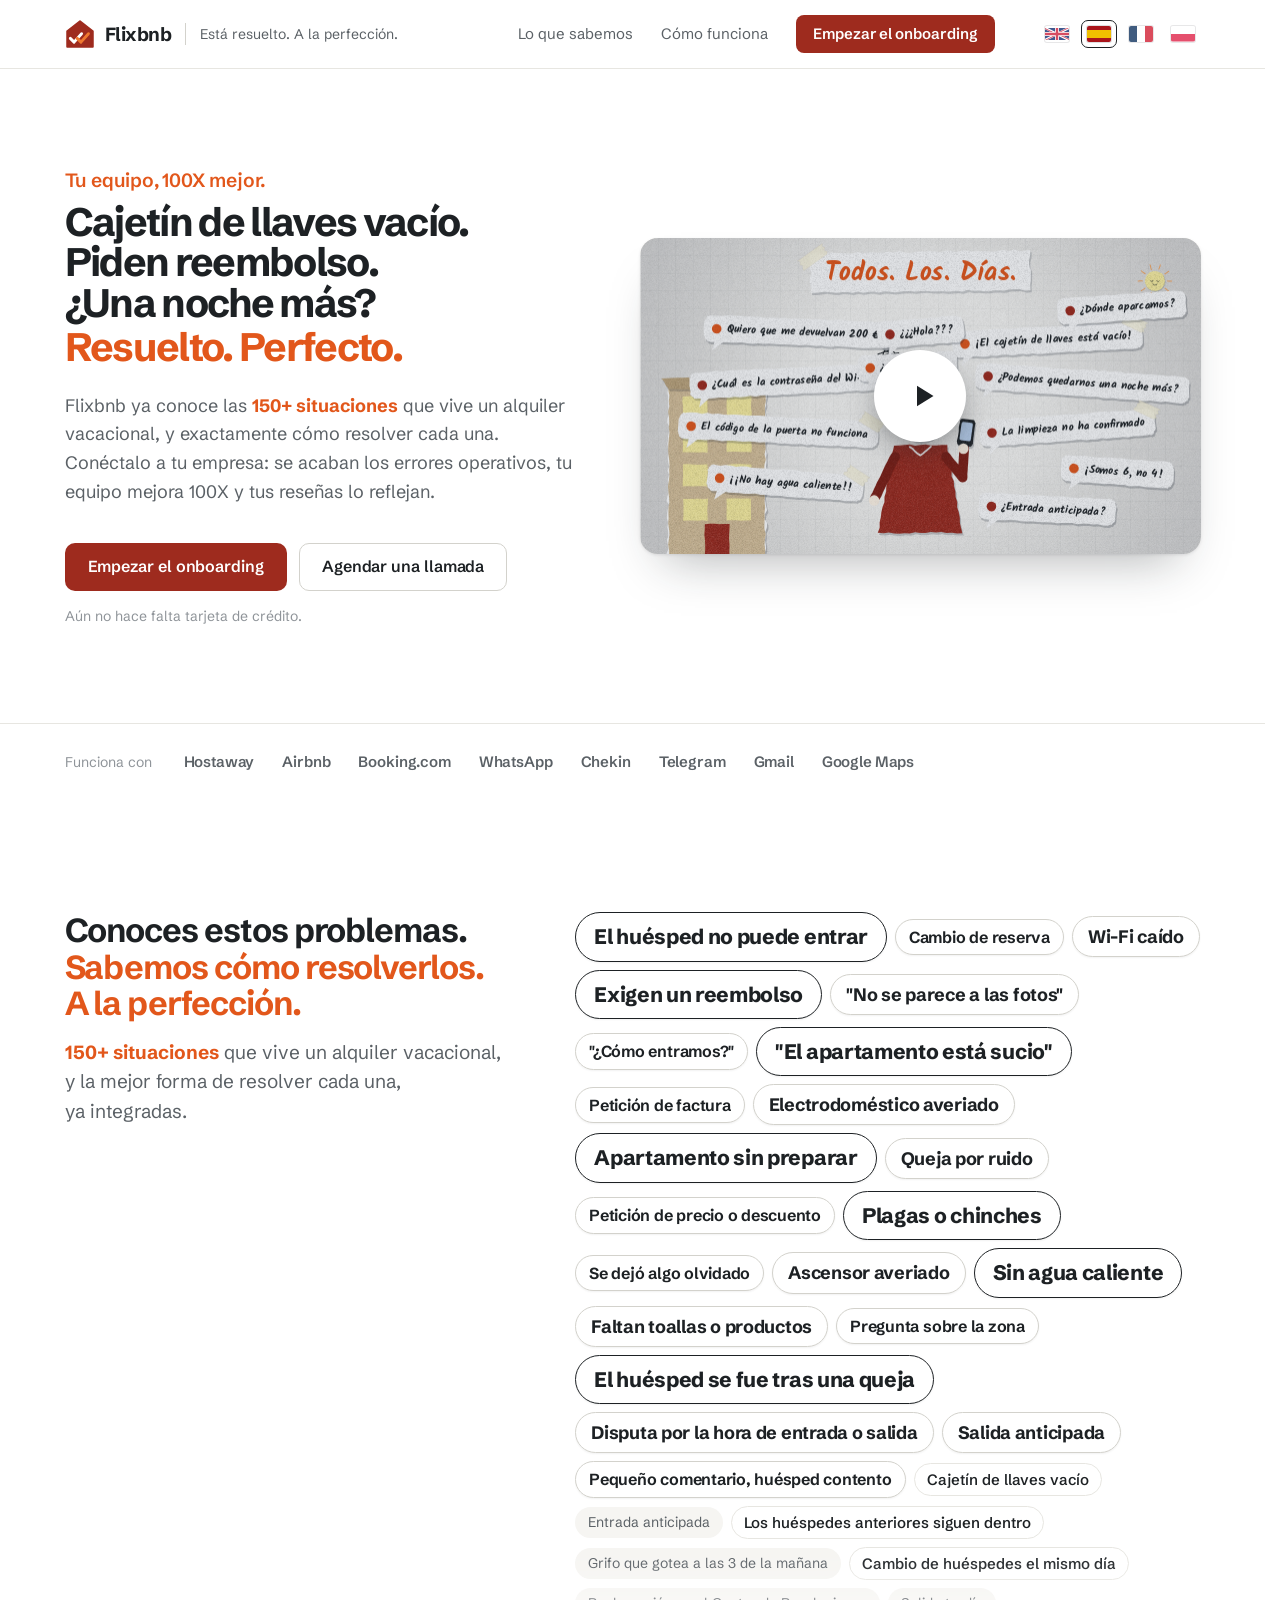
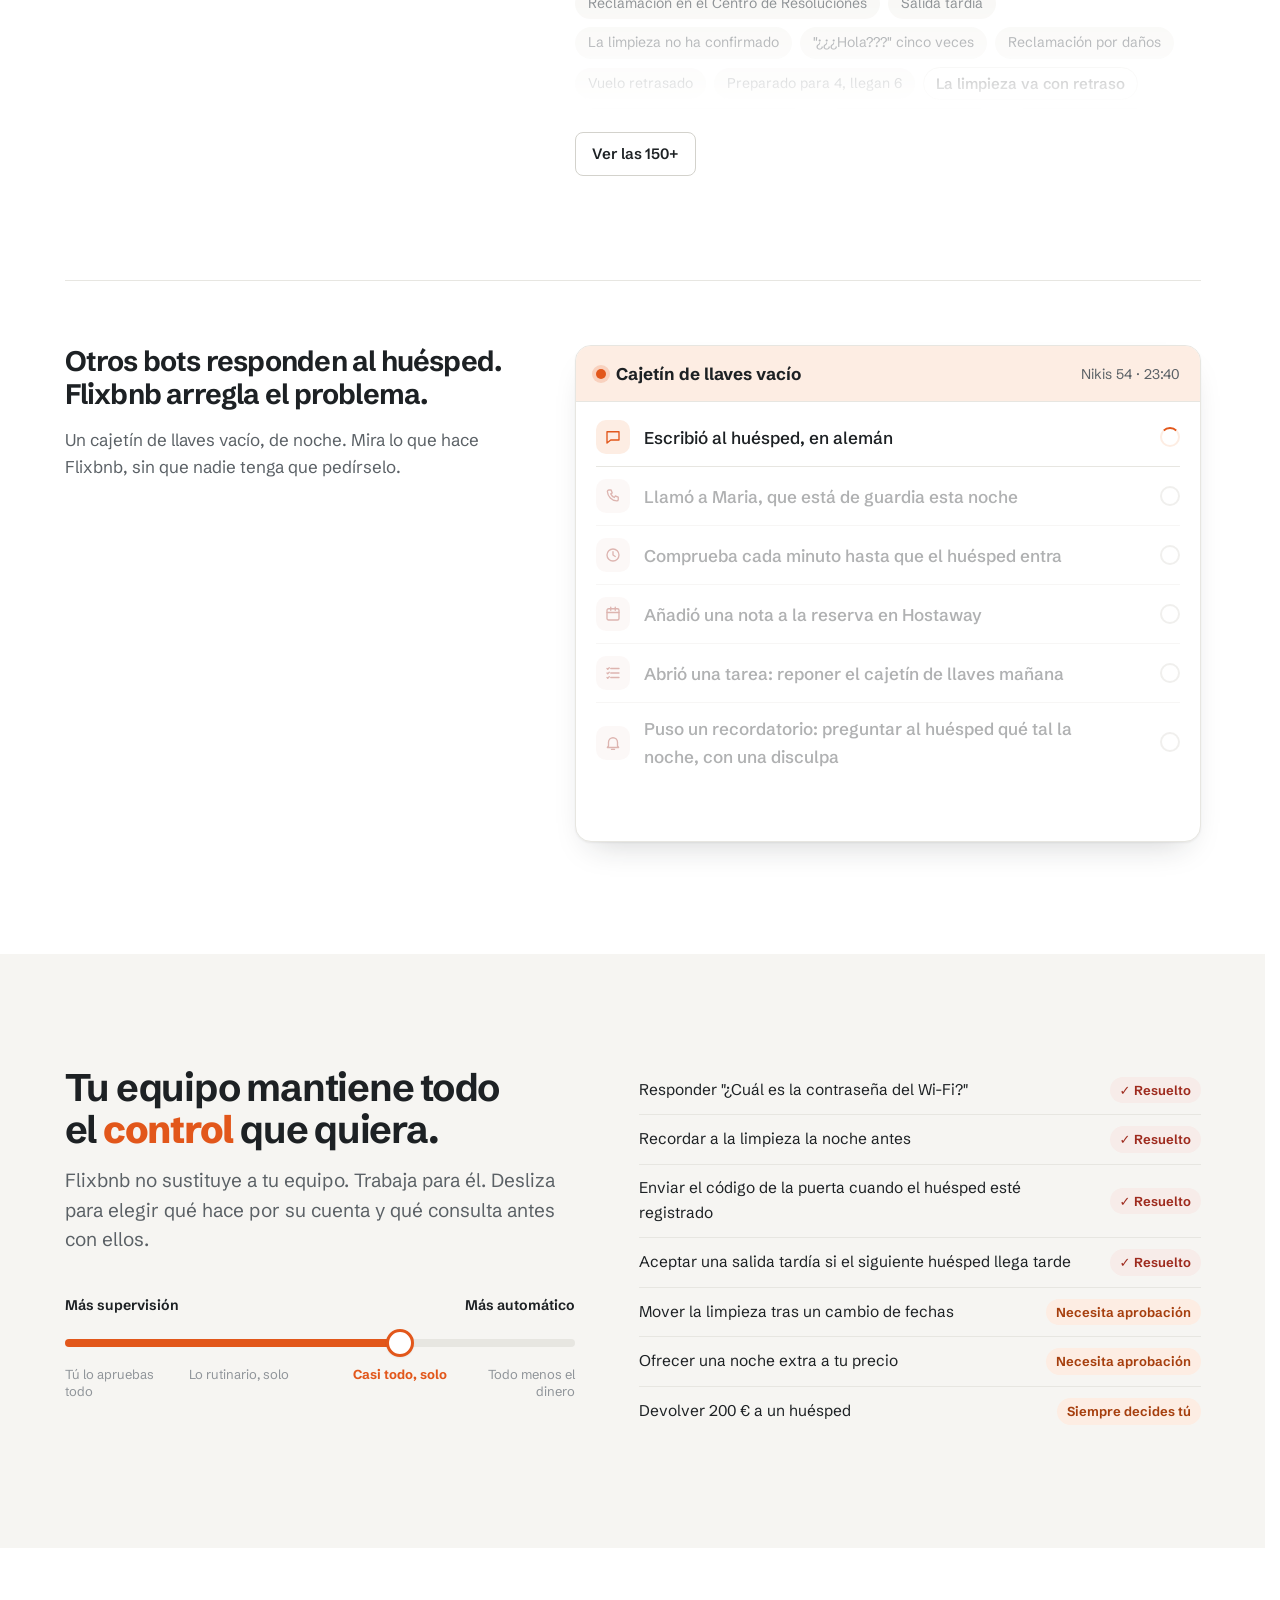
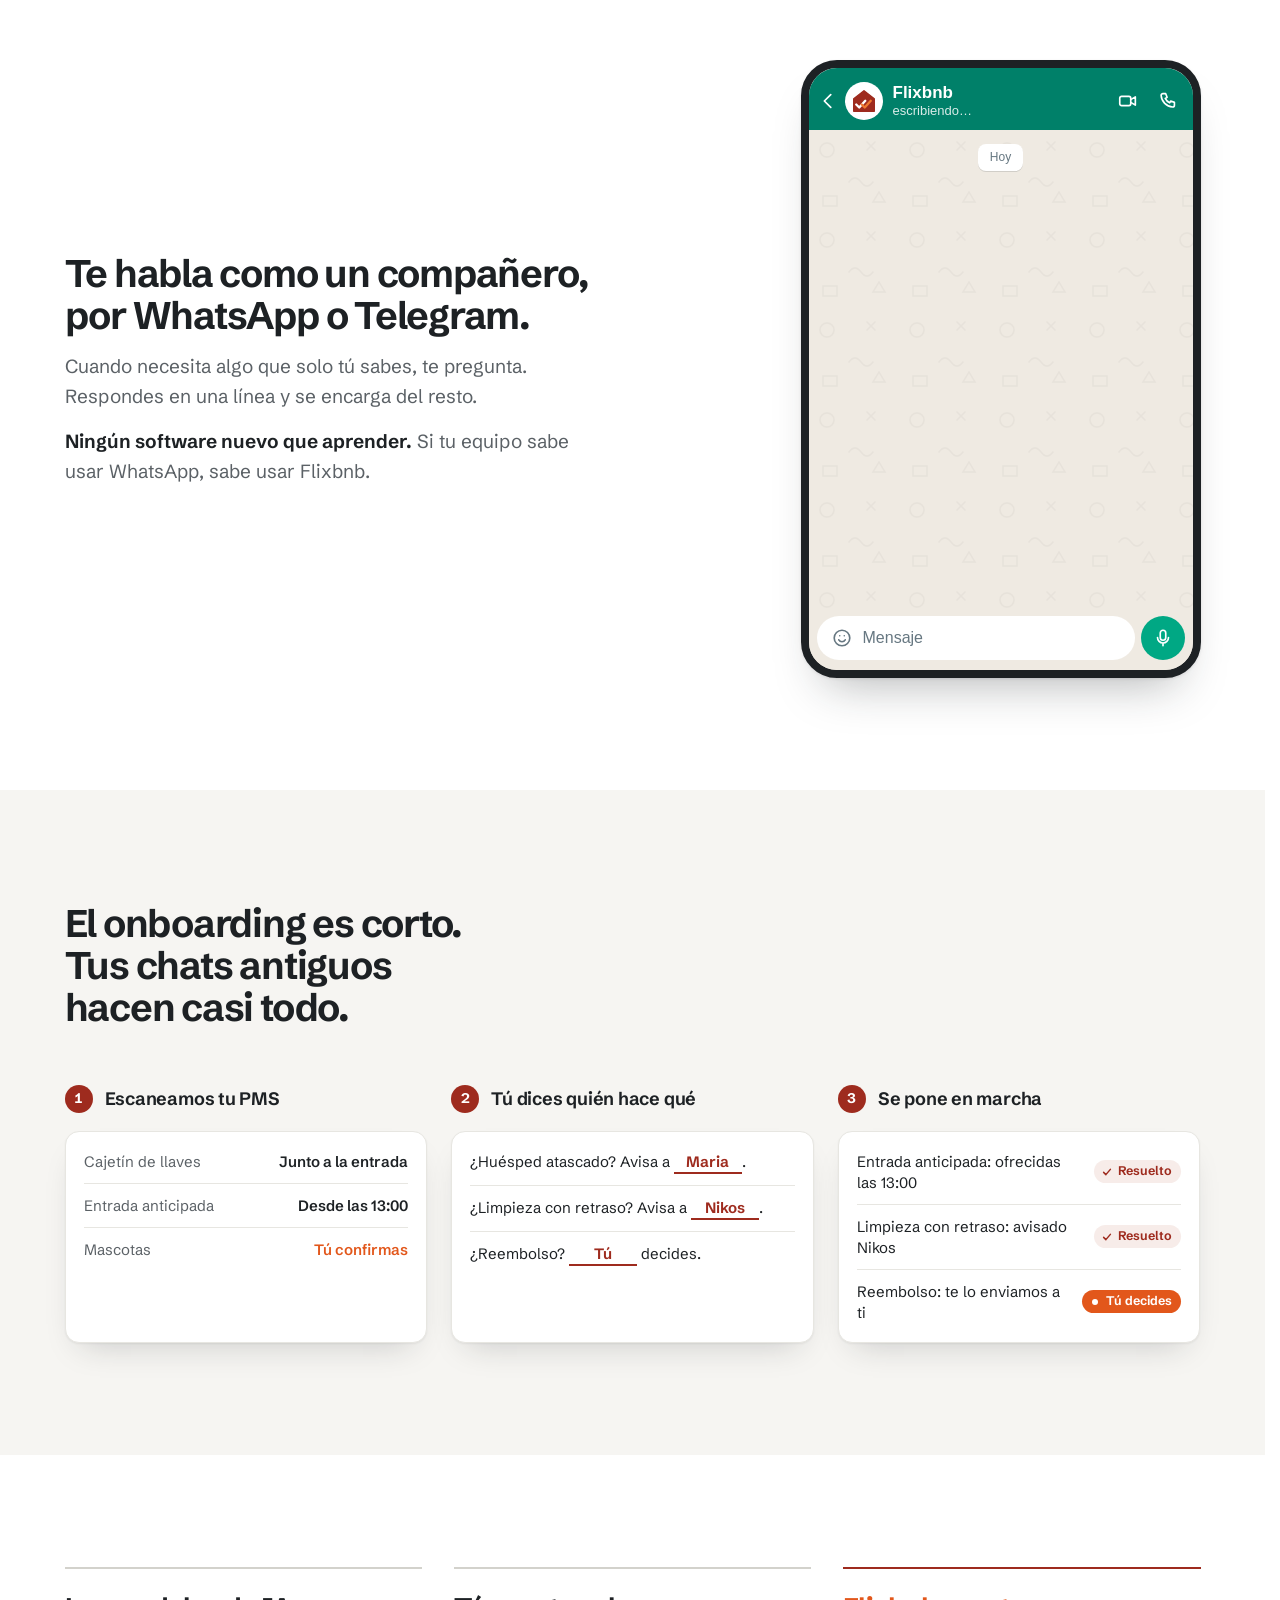
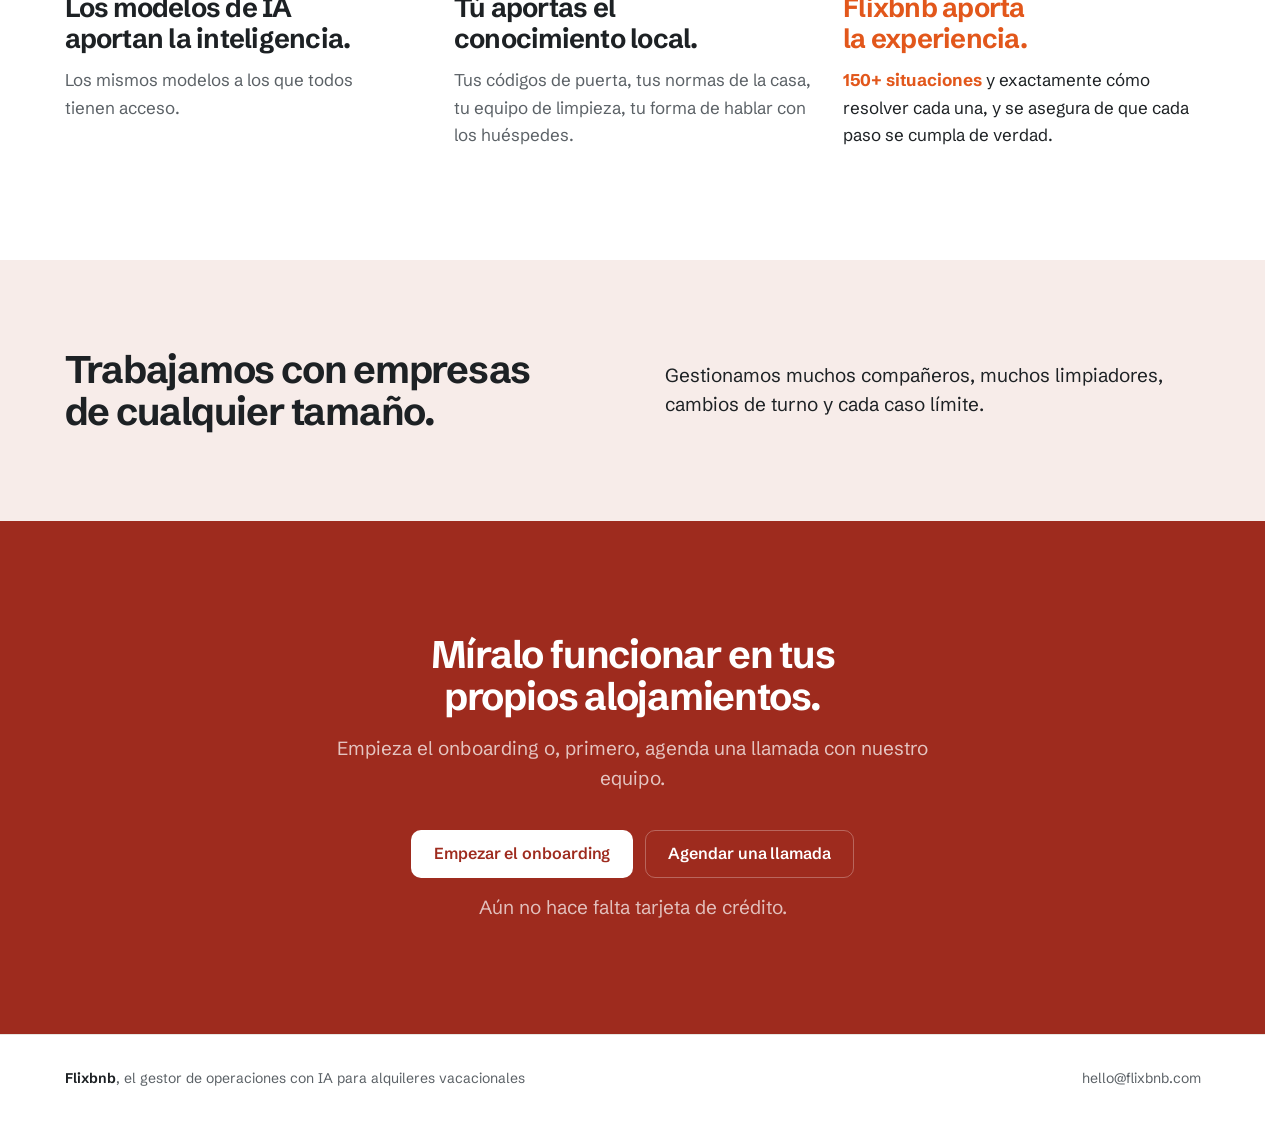
<file: es/index.html>
<!DOCTYPE html>
<html lang="es">
<head>
  <meta charset="UTF-8" />
  <meta name="viewport" content="width=device-width, initial-scale=1.0" />
  <title>Flixbnb · El gestor de operaciones con IA para alquileres vacacionales</title>
  <meta name="description" content="Flixbnb es el gestor de operaciones con IA para alquileres vacacionales. Conectado con tus huéspedes, tu equipo y tu PMS, sabe cómo llevar un negocio de alquiler vacacional y a tu equipo solo le deja las decisiones." />

  <link rel="preconnect" href="https://fonts.googleapis.com" />
  <link rel="preconnect" href="https://fonts.gstatic.com" crossorigin />
  <link href="https://fonts.googleapis.com/css2?family=Kalam:wght@400;700&family=Schibsted+Grotesk:wght@400..800&display=swap" rel="stylesheet" />

  <link rel="icon" type="image/svg+xml" href="/favicon.svg?v=2" />
  <link rel="icon" type="image/png" sizes="32x32" href="/favicon-32.png?v=2" />
  <link rel="icon" type="image/png" sizes="192x192" href="/icon-192.png?v=2" />
  <link rel="apple-touch-icon" href="/apple-touch-icon.png?v=2" />
  <link rel="alternate" hreflang="en" href="https://flixbnb.com/" />
  <link rel="alternate" hreflang="es" href="https://flixbnb.com/es/" />
  <link rel="alternate" hreflang="fr" href="https://flixbnb.com/fr/" />
  <link rel="alternate" hreflang="pl" href="https://flixbnb.com/pl/" />
  <link rel="alternate" hreflang="x-default" href="https://flixbnb.com/" />
  <link rel="stylesheet" href="/styles.css?v=20261127a" />
  <script>window.FLX_T = {"Show all 150+": "Ver las 150+", "Show fewer": "Ver menos", "Start onboarding": "Empezar el onboarding", "Schedule a call": "Agendar una llamada", "Enter a phone number, with the country code.": "Escribe un teléfono, con el prefijo del país.", "Fill in your company name, a valid email and a phone number.": "Rellena el nombre de tu empresa, un email válido y un teléfono.", "Your details weren't sent. Try again, or email ": "Tus datos no se enviaron. Inténtalo de nuevo o escribe a ", "Pause": "Pausa", "Play": "Reproducir", "Play the film again": "Ver el vídeo otra vez", "Play the film, with sound": "Ver el vídeo, con sonido", "Mute": "Silenciar", "Unmute": "Activar sonido", "Exit full screen": "Salir de pantalla completa", "Full screen": "Pantalla completa", "Handled": "Resuelto", "Needs approval": "Necesita aprobación", "Always your call": "Siempre decides tú", "Lockbox is empty!": "¡El cajetín de llaves está vacío!", "Can we stay one more night?": "¿Podemos quedarnos una noche más?", "I want €200 back.": "Quiero que me devuelvan 200 €.", "What's the Wi-Fi password?": "¿Cuál es la contraseña del Wi-Fi?", "We're 6, not 4!": "¡Somos 6, no 4!", "Door code doesn't work": "El código de la puerta no funciona", "Hello???": "¿¿¿Hola???", "Early check-in?": "¿Entrada anticipada?", "No hot water!!": "¡¡No hay agua caliente!!", "Where do we park?": "¿Dónde aparcamos?", "Hello?????": "¿¿¿Hola?????", "Running short-term rentals?": "¿Gestionas alquileres vacacionales?", "Every. Single. Day.": "Todos. Los. Días.", "Refund threat": "Amenaza de reembolso", "Bedbugs": "Chinches", "Extra guests": "Huéspedes de más", "Key not returned": "Llave no devuelta", "Noisy neighbours": "Vecinos ruidosos", "Wrong door code": "Código equivocado", "Cleaner late": "Limpieza tarde", "Bad review": "Mala reseña", "Smart lock dead": "Cerradura sin batería", "Where to park?": "¿Dónde aparcar?", "Extra night": "Noche extra", "Pets allowed?": "¿Se admiten mascotas?", "Missing towels": "Faltan toallas", "Brown water": "Agua marrón", "Gas smell": "Olor a gas", "Crib request": "Piden una cuna", "Elevator out": "Ascensor roto", "Paying in cash": "Pago en efectivo", "Mid-stay cancel": "Cancela a mitad", "Not registered": "Sin registrar", "Leaking tap": "Grifo que gotea", "Second key": "Segunda llave", "Cleaner no-show": "La limpieza no viene", "Booking pending": "Reserva pendiente", "Lights out": "Sin luz", "\"Hello???\"": "\"¿¿¿Hola???\"", "Owner visit": "Visita del propietario", "situations every rental runs into.": "situaciones que vive cualquier alquiler.", "Guests": "Huéspedes", "Your PMS": "Tu PMS", "the AI operations manager for short-term rentals": "el gestor de operaciones con IA para alquileres vacacionales", "Connected to your guests, your team and your PMS.": "Conectado con tus huéspedes, tu equipo y tu PMS.", "It already|knows what|to do.": "Ya sabe|qué hay|que hacer.", "Extra night request": "Petición de noche extra", "Cleaner running late": "La limpieza llega tarde", "Wrong door code sent": "Código de puerta equivocado", "Guest wants €200 back": "El huésped quiere 200 €", "Pay or dispute?": "¿Pagar o reclamar?", "The power's out in Nikis 54. Where's the fuse box?": "Se ha ido la luz en Nikis 54. ¿Dónde está el cuadro eléctrico?", "Got it. Telling the guest now.": "Entendido. Se lo digo al huésped.", "Power's back. The guest is all good.": "Ha vuelto la luz. El huésped está bien.", "It only asks|what only you|know.": "Solo pregunta|lo que solo|tú sabes.", "Right in WhatsApp or Telegram.": "Directamente en WhatsApp o Telegram.", "10x less time": "10x menos tiempo", "10x better quality": "10x más calidad", "Your team gets": "Tu equipo es", "better.": "mejor.", "Handled.": "Resuelto.", "Lockbox empty": "Cajetín de llaves vacío", "Late checkout": "Salida tardía", "Same-day turnover": "Cambio de huéspedes el mismo día", "No hot water": "Sin agua caliente", "Wi-Fi down": "Wi-Fi caído", "Delayed flight": "Vuelo retrasado", "Damage claim": "Reclamación por daños", "Left something behind": "Se dejó algo olvidado", "Early check-in": "Entrada anticipada", "Invoice request": "Petición de factura", "Guest not answering": "El huésped no contesta", "AC not working": "El aire acondicionado no funciona", "Bags after checkout": "Maletas después de la salida", "Cleaner hasn't confirmed": "La limpieza no ha confirmado", "15 minutes later": "15 minutos después", "Behind the curtain, left of the shower door.": "Detrás de la cortina, a la izquierda de la puerta de la ducha.", "Your team": "Tu equipo", "Your call": "Tú decides", "Lockbox empty.": "Cajetín de llaves vacío.", "Refund threat.": "Piden reembolso.", "Extra night request.": "¿Una noche más?", "Send by email instead": "Enviar por email"};</script>
</head>
<body>

  <!-- NAV -->
  <header class="nav">
    <div class="wrap">
      <a href="#top" class="brand">
        <svg class="brand-mark" viewBox="0 0 48 48" aria-hidden="true" width="24" height="24"><path d="M24 3.5 L44.5 19.5 L44.5 44.5 L3.5 44.5 L3.5 19.5 Z" fill="#9E2B1E" stroke="#9E2B1E" stroke-width="3" stroke-linejoin="round"/><path d="M8.5 31 L14.5 37 L26.5 23.5" fill="none" stroke="#fff" stroke-width="4.6" stroke-linecap="round" stroke-linejoin="round"/><path d="M19.5 31 L25.5 37 L37.5 23.5" fill="none" stroke="#F0782F" stroke-width="4.6" stroke-linecap="round" stroke-linejoin="round"/></svg>
        <span class="brand-name">Flixbnb</span>
        <span class="brand-line">Está resuelto. A la perfección.</span>
      </a>
      <nav class="nav-links" aria-label="Principal">
        <a href="#knows">Lo que sabemos</a>
        <a href="#setup">Cómo funciona</a>
        <a href="mailto:hello@flixbnb.com?subject=Start%20onboarding" class="btn btn-small" data-lead="onboarding">Empezar el onboarding</a>
      </nav>
      <nav class="langs" aria-label="Idioma">
        <a href="/" hreflang="en" lang="en" title="English"><svg viewBox="0 0 60 30" width="24" height="16" aria-hidden="true"><clipPath id="uk-c"><path d="M0 0v30h60V0z"/></clipPath><clipPath id="uk-t"><path d="M30 15h30v15zv15H0zH0V0zV0h30z"/></clipPath><g clip-path="url(#uk-c)"><path d="M0 0v30h60V0z" fill="#012169"/><path d="M0 0l60 30m0-30L0 30" stroke="#fff" stroke-width="6"/><path d="M0 0l60 30m0-30L0 30" clip-path="url(#uk-t)" stroke="#C8102E" stroke-width="4"/><path d="M30 0v30M0 15h60" stroke="#fff" stroke-width="10"/><path d="M30 0v30M0 15h60" stroke="#C8102E" stroke-width="6"/></g></svg><span class="visually-hidden">English</span></a>
        <a href="/es/" hreflang="es" lang="es" class="is-on" aria-current="page" title="Español"><svg viewBox="0 0 3 2" width="24" height="16" aria-hidden="true"><path fill="#AA151B" d="M0 0h3v2H0z"/><path fill="#F1BF00" d="M0 .5h3v1H0z"/></svg><span class="visually-hidden">Español</span></a>
        <a href="/fr/" hreflang="fr" lang="fr" title="Français"><svg viewBox="0 0 3 2" width="24" height="16" aria-hidden="true"><path fill="#002654" d="M0 0h1v2H0z"/><path fill="#fff" d="M1 0h1v2H1z"/><path fill="#CE1126" d="M2 0h1v2H2z"/></svg><span class="visually-hidden">Français</span></a>
        <a href="/pl/" hreflang="pl" lang="pl" title="Polski"><svg viewBox="0 0 8 5" width="24" height="16" aria-hidden="true"><path fill="#fff" d="M0 0h8v2.5H0z"/><path fill="#DC143C" d="M0 2.5h8V5H0z"/></svg><span class="visually-hidden">Polski</span></a>
      </nav>
    </div>
  </header>

  <main>

    <!-- HERO -->
    <section class="hero" id="top">
      <div class="wrap hero-grid">
        <div class="hero-copy">
          <a class="video-cue" href="#film"><span class="video-cue-play" aria-hidden="true"><svg viewBox="0 0 24 24" width="24" height="24"><path d="M9 6.5v11L18 12z"/></svg></span>Mira el vídeo de 1 minuto</a>
          <p class="kicker">Tu equipo, 100X mejor.</p>
          <h1><span class="line">Cajetín de llaves vacío.</span> <span class="line">Piden reembolso.</span> <span class="line">¿Una noche más?</span> <span class="h1-you">Resuelto. Perfecto.</span></h1>
          <p class="lede">Flixbnb ya conoce las <strong class="hl">150+ situaciones</strong> que vive un alquiler vacacional, y exactamente cómo resolver cada una. Conéctalo a tu empresa: se acaban los errores operativos, tu equipo mejora 100X y tus reseñas lo reflejan.</p>
          <div class="actions">
            <a href="mailto:hello@flixbnb.com?subject=Start%20onboarding" class="btn" data-lead="onboarding">Empezar el onboarding</a>
            <a href="mailto:hello@flixbnb.com?subject=Schedule%20a%20call" class="btn btn-ghost" data-lead="call">Agendar una llamada</a>
          </div>
          <p class="cta-note">Aún no hace falta tarjeta de crédito.</p>
        </div>

        <div class="hero-film" id="film">
          <div class="film" data-state="idle" aria-describedby="film-story">
            <canvas aria-hidden="true"></canvas>
            <button type="button" class="film-close" aria-label="Salir de pantalla completa"><svg viewBox="0 0 24 24" aria-hidden="true" width="24" height="24"><path d="M6 6l12 12M18 6L6 18"/></svg></button>
            <button type="button" class="film-play" aria-label="Ver el vídeo, con sonido">
              <svg viewBox="0 0 24 24" aria-hidden="true" width="24" height="24"><path d="M8 5.2v13.6L19 12z" /></svg>
            </button>
            <div class="film-bar">
              <button type="button" class="film-btn film-toggle" aria-label="Pausa">
                <svg class="i-pause" viewBox="0 0 24 24" aria-hidden="true" width="24" height="24"><path d="M8 5v14M16 5v14" /></svg>
                <svg class="i-play" viewBox="0 0 24 24" aria-hidden="true" width="24" height="24"><path d="M8 5.2v13.6L19 12z" /></svg>
              </button>
              <input class="film-seek" type="range" min="0" max="55" step="0.05" value="0" aria-label="Posición en el vídeo" />
              <button type="button" class="film-btn film-mute" aria-pressed="false" aria-label="Silenciar">
                <svg class="i-sound" viewBox="0 0 24 24" aria-hidden="true" width="24" height="24"><path d="M4 9.5h3.5L12 6v12l-4.5-3.5H4zM15.5 9a4 4 0 0 1 0 6M18 6.5a7.5 7.5 0 0 1 0 11" /></svg>
                <svg class="i-muted" viewBox="0 0 24 24" aria-hidden="true" width="24" height="24"><path d="M4 9.5h3.5L12 6v12l-4.5-3.5H4zM16 9.5l5 5M21 9.5l-5 5" /></svg>
              </button>
              <button type="button" class="film-btn film-full" aria-label="Pantalla completa">
                <svg viewBox="0 0 24 24" aria-hidden="true" width="24" height="24"><path d="M4 9V4h5M15 4h5v5M20 15v5h-5M9 20H4v-5" /></svg>
              </button>
            </div>
          </div>
          <p class="visually-hidden" id="film-story">El vídeo: gestionando alquileres vacacionales, todos los días, un anfitrión se ahoga en mensajes de huéspedes, de un cajetín de llaves vacío a una petición de reembolso, y luego en 150+ notas de todo lo que vive un alquiler. La página se rasga y aparece Flixbnb, conectado con tus huéspedes, tu equipo y tu PMS. Una lista amarilla se va marcando: cajetín de llaves vacío, noche extra, limpieza con retraso, cambio el mismo día y código de puerta equivocado quedan resueltos, y solo el reembolso de 200 € llega a ti. En un chat, Flixbnb pregunta dónde está el cuadro eléctrico, recibe una respuesta de una línea y avisa de que vuelve la luz. Tu equipo mejora 100X. Cajetín de llaves vacío. Amenaza de reembolso. Petición de una noche extra. Resuelto. flixbnb.com.</p>
        </div>
      </div>
      <div class="hero-foot">
        <div class="wrap">
          <p class="hero-foot-lbl">Funciona con</p>
          <ul class="connectors" aria-label="Funciona con">
            <li>Hostaway</li>
            <li>Airbnb</li>
            <li>Booking.com</li>
            <li>WhatsApp</li>
            <li>Chekin</li>
            <li>Telegram</li>
            <li>Gmail</li>
            <li>Google Maps</li>
          </ul>
        </div>
      </div>
    </section>

    <!-- YOU KNOW THESE PROBLEMS. WE KNOW THE ANSWERS. -->
    <section class="section knows" id="knows">
      <div class="wrap">
        <div class="knows-grid">
          <div class="knows-head">
            <h2><span class="line">Conoces estos problemas.</span> <span class="line h2-answer">Sabemos cómo resolverlos. A la perfección.</span></h2>
            <p class="lede"><strong class="hl">150+ situaciones</strong> que vive un alquiler vacacional, y la mejor forma de resolver cada una, ya integradas.</p>
          </div>
          <div class="cloud-wrap">
            <ul class="cloud" id="cloud" aria-label="Situaciones que Flixbnb sabe resolver">
            <li class="k1">El huésped no puede entrar</li>
            <li class="k3">Cambio de reserva</li>
            <li class="k2">Wi-Fi caído</li>
            <li class="k1">Exigen un reembolso</li>
            <li class="k2">"No se parece a las fotos"</li>
            <li class="k3">"¿Cómo entramos?"</li>
            <li class="k1">"El apartamento está sucio"</li>
            <li class="k3">Petición de factura</li>
            <li class="k2">Electrodoméstico averiado</li>
            <li class="k1">Apartamento sin preparar</li>
            <li class="k2">Queja por ruido</li>
            <li class="k3">Petición de precio o descuento</li>
            <li class="k1">Plagas o chinches</li>
            <li class="k3">Se dejó algo olvidado</li>
            <li class="k2">Ascensor averiado</li>
            <li class="k1">Sin agua caliente</li>
            <li class="k2">Faltan toallas o productos</li>
            <li class="k3">Pregunta sobre la zona</li>
            <li class="k1">El huésped se fue tras una queja</li>
            <li class="k2">Disputa por la hora de entrada o salida</li>
            <li class="k2">Salida anticipada</li>
            <li class="k3">Pequeño comentario, huésped contento</li>
            <li class="b-l">Cajetín de llaves vacío</li>
            <li>Entrada anticipada</li>
            <li class="b-l">Los huéspedes anteriores siguen dentro</li>
            <li>Grifo que gotea a las 3 de la mañana</li>
            <li class="b-l">Cambio de huéspedes el mismo día</li>
            <li>Reclamación en el Centro de Resoluciones</li>
            <li>Salida tardía</li>
            <li>La limpieza no ha confirmado</li>
            <li>"¿¿¿Hola???" cinco veces</li>
            <li>Reclamación por daños</li>
            <li>Vuelo retrasado</li>
            <li>Preparado para 4, llegan 6</li>
            <li class="b-l">La limpieza va con retraso</li>
            <li class="b-l">Código de puerta equivocado</li>
            <li class="b-l">Olor a gas o una fuga</li>
            <li class="b-l">Nadie de guardia</li>
            <li>La misma queja en cada estancia</li>
            <li>La IA nombra la ciudad equivocada</li>
            <li>Fotos del pasaporte para el edificio</li>
            <li>¿Dónde está la limpieza?</li>
            <li class="b-l">El huésped tiene que cambiarse una noche</li>
            <li>Suena el teléfono a quien libra</li>
            <li>Llamada desconocida</li>
            <li>Cuando la IA falla</li>
            <li class="b-l">Plazo del soporte de la plataforma</li>
            <li>Petición de cuna o trona</li>
            <li>Cambio de fechas por Booking.com</li>
            <li>"¿A qué hora llegan?"</li>
            <li>Hace falta el visto bueno del propietario</li>
            <li>Mensajes robóticos</li>
            <li>Cancelada, pero todo sigue en marcha</li>
            <li>"¿Este WhatsApp es una estafa?"</li>
            <li>La IA repite un error</li>
            <li>Alargar la estancia</li>
            <li>Cuna o sofá cama olvidado</li>
            <li>La nueva limpiadora no encuentra el piso</li>
            <li class="b-l">La reserva pasó a pendiente y volvió</li>
            <li>El aire acondicionado no funciona</li>
            <li>"Arreglado", pero sigue roto</li>
            <li>Maletas después de la salida</li>
            <li>Estancias de una noche bloqueadas sin avisar</li>
            <li>El huésped no leyó las instrucciones</li>
            <li>El equipo no puede entrar en la app</li>
            <li>Comida vieja en la nevera</li>
            <li>Qué limpiador provoca quejas</li>
            <li>Hora de salida olvidada</li>
            <li>WhatsApp falla sin avisar</li>
            <li>Huésped descontento que no dice nada</li>
            <li>Contraseña de Wi-Fi antigua en el anuncio</li>
            <li>Se llevaron la llave del cajetín</li>
            <li>La IA atascada y nadie sabe por qué</li>
            <li>Número de reserva dentro de una foto</li>
            <li>Acordar la hora de una reparación</li>
            <li class="b-l">La limpieza entra con el huésped dentro</li>
            <li>Queja a Booking.com</li>
            <li>Reparación con el huésped dentro</li>
            <li>Mensaje de un número desconocido</li>
            <li>Preguntas antes de reservar</li>
            <li>Responder a una mala reseña</li>
            <li>Reserva cambiada con la limpieza ya fijada</li>
            <li>Mensajes confusos al equipo</li>
            <li>Demasiadas alertas</li>
            <li>Tarea que nadie cogió</li>
            <li>Reseñas solo de huéspedes contentos</li>
            <li>El huésped escribe en otro idioma</li>
            <li>Mensaje aprobado modificado</li>
            <li>Nuevo código de puerta sin actualizar</li>
            <li class="b-l">Llegada de madrugada, sin nadie</li>
            <li>El enlace de check-in no abre</li>
            <li>Mensajes del equipo sin respuesta</li>
            <li>Pregunta escondida en un "gracias"</li>
            <li>Fotos en el chat de Booking.com</li>
            <li>Llegada a medianoche, noche equivocada</li>
            <li>Petición de cancelación gratuita</li>
            <li>La IA dice que hizo algo que no hizo</li>
            <li class="b-l">El huésped no encuentra el cajetín de llaves</li>
            <li class="b-l">La app de la cerradura inteligente no funciona</li>
            <li>Promesa olvidada</li>
            <li>Recomendaciones de restaurantes y parking</li>
            <li>"Mejor escríbeme un email"</li>
            <li>El propietario se aloja en su piso</li>
            <li>Huésped aún sin registrar</li>
            <li>Limpiadores que no hablan inglés</li>
            <li>El huésped cancela a mitad de estancia</li>
            <li class="b-l">Agua marrón del grifo</li>
            <li>Tres mensajes en vez de uno</li>
            <li>Una traducción que cambia el sentido</li>
            <li>Mensajes de IA que nadie revisó</li>
            <li>"Listo" cuando no lo está</li>
            <li>Limpieza sin marcar como empezada</li>
            <li>Salida anticipada, limpieza a la hora antigua</li>
            <li>Problema abierto tomado por "todo bien"</li>
            <li class="b-l">Una emergencia real</li>
            <li>Código de puerta una semana antes</li>
            <li>Cómo debe quedar el apartamento</li>
            <li>Devolver un reembolso</li>
            <li class="b-l">La limpieza llega demasiado pronto</li>
            <li class="b-l">Sin limpieza asignada</li>
            <li>Cómo fue de verdad la estancia</li>
            <li>Despertar al equipo para nada</li>
            <li>Petición de una segunda llave</li>
            <li>El técnico no aparece</li>
            <li>Nota interna enviada a un huésped</li>
            <li>El huésped no contesta</li>
            <li>Respuesta enviada demasiado tarde</li>
            <li>Agradecer cada reseña de 5 estrellas</li>
            <li>Silencio hasta la llegada</li>
            <li>Regateo del precio</li>
            <li>Mensaje que nunca se envió</li>
            <li>"Nadie limpió durante nuestra estancia"</li>
            <li>La IA da por hecho que el huésped lo leyó</li>
            <li class="b-l">Emergencia perdida, sistema caído</li>
            <li>Hora de llegada desconocida</li>
            <li>La IA se inventa una norma</li>
            <li>Pagar más tarde, en efectivo</li>
            <li>Llave no devuelta</li>
            <li>Ofrecer algo a cambio de una reseña</li>
            <li>Salida tardía aprobada por error</li>
            <li>Prórroga: ¿limpiar o no?</li>
            <li class="b-l">Llave cerrada dentro</li>
            <li>"¿Alguien nos recibirá?"</li>
            <li>Reserva directa sin pagar</li>
            <li>Petición tardía de limpieza del propietario</li>
            <li>Datos de acceso antes del registro</li>
            <li>Invitación de la cerradura sin email</li>
            <li>El mismo trabajo enviado dos veces</li>
            <li>Pequeño problema a las 2 de la mañana</li>
            <li>La IA aprueba un reembolso</li>
            <li>Huéspedes de más</li>
            <li>Problema de la primera noche que nadie avisó</li>
            <li>IA demasiado prudente</li>
            <li>Descuento olvidado</li>
            <li>Daños "vistos" en una foto inocente</li>
            <li>Aparcar después de la salida</li>
            <li>Un desperfecto que puede esperar</li>
            <li>Decir demasiado en una disputa</li>
            <li>Emails del soporte de la plataforma perdidos</li>
            </ul>
            <button type="button" class="cloud-more" aria-controls="cloud" aria-expanded="true" hidden>Ver las 150+</button>
          </div>
        </div>

        <div class="answers">
          <div class="answers-head">
            <h3>Otros bots responden al huésped. Flixbnb arregla el problema.</h3>
            <p class="answers-example">Un cajetín de llaves vacío, de noche. Mira lo que hace Flixbnb, sin que nadie tenga que pedírselo.</p>
          </div>
          <figure class="actlog" aria-label="Ejemplo: lo que hace Flixbnb con un cajetín de llaves vacío">
            <div class="actlog-head"><span class="actlog-alert" aria-hidden="true"></span><b>Cajetín de llaves vacío</b><span>Nikis 54 · 23:40</span></div>
            <ol class="actlog-list">
              <li class="act"><span class="act-ico"><svg viewBox="0 0 24 24" aria-hidden="true" width="24" height="24"><path d="M4 5h16v11H9l-5 4z"/></svg></span><span class="act-what">Escribió al huésped, en alemán</span><span class="act-st"><span class="act-time">23:41</span></span></li>
              <li class="act"><span class="act-ico"><svg viewBox="0 0 24 24" aria-hidden="true" width="24" height="24"><path d="M6.5 4h3l1.5 4-2 1.2a10 10 0 0 0 4.8 4.8L15 12l4 1.5v3A2 2 0 0 1 17 18.5 13.5 13.5 0 0 1 4.5 6 2 2 0 0 1 6.5 4z"/></svg></span><span class="act-what">Llamó a Maria, que está de guardia esta noche</span><span class="act-st"><span class="act-time">23:41</span></span></li>
              <li class="act"><span class="act-ico"><svg viewBox="0 0 24 24" aria-hidden="true" width="24" height="24"><circle cx="12" cy="12" r="8"/><path d="M12 7.5V12l3 2"/></svg></span><span class="act-what">Comprueba cada minuto hasta que el huésped entra</span><span class="act-st"><span class="act-time">23:52</span></span></li>
              <li class="act"><span class="act-ico"><svg viewBox="0 0 24 24" aria-hidden="true" width="24" height="24"><rect x="4" y="5" width="16" height="15" rx="2"/><path d="M4 10h16M9 3v4M15 3v4"/></svg></span><span class="act-what">Añadió una nota a la reserva en Hostaway</span><span class="act-st"><span class="act-time">23:53</span></span></li>
              <li class="act"><span class="act-ico"><svg viewBox="0 0 24 24" aria-hidden="true" width="24" height="24"><path d="M9 6h11M9 12h11M9 18h11M4 6l1 1 2-2M4 12l1 1 2-2M4 18l1 1 2-2"/></svg></span><span class="act-what">Abrió una tarea: reponer el cajetín de llaves mañana</span><span class="act-st"><span class="act-time">23:53</span></span></li>
              <li class="act"><span class="act-ico"><svg viewBox="0 0 24 24" aria-hidden="true" width="24" height="24"><path d="M6 16V11a6 6 0 0 1 12 0v5l1.5 2h-15zM10 20.5h4"/></svg></span><span class="act-what">Puso un recordatorio: preguntar al huésped qué tal la noche, con una disculpa</span><span class="act-st"><span class="act-time">08:30</span></span></li>
            </ol>
            <div class="actlog-foot"><span class="actlog-done">✓ Resuelto.</span> Huésped dentro a las 23:52.</div>
          </figure>
          <script>
            // The actions run one after another once the log is on screen: each one spins, then gets its tick.
            (function () {
              if (window.matchMedia('(prefers-reduced-motion: reduce)').matches) return;
              var log = document.querySelector('.actlog');
              var rows = Array.prototype.slice.call(log.querySelectorAll('.act'));
              log.classList.add('is-waiting');
              rows.forEach(function (r) { r.dataset.state = 'queued'; });
              function play() {
                var t = 400;
                rows.forEach(function (r, i) {
                  setTimeout(function () { r.dataset.state = 'running'; }, t);
                  t += i === 2 ? 2200 : 900;
                  setTimeout(function () { r.dataset.state = 'done'; }, t);
                  t += 150;
                });
                setTimeout(function () { log.classList.remove('is-waiting'); }, t + 200);
              }
              new IntersectionObserver(function (entries, obs) {
                if (!entries[0].isIntersecting) return;
                obs.disconnect();
                play();
              }, { threshold: 0.45 }).observe(log);
            })();
          </script>
        </div>
      </div>
    </section>

    <!-- CONTROL: your team decides what is handled on its own -->
    <section class="section native" id="native">
      <div class="wrap">
        <!-- Control: one slider decides what Flixbnb does on its own and what it checks with your team first -->
        <div class="control">
          <div class="control-head">
            <h2>Tu equipo mantiene todo el <span class="h2-hl">control</span> que quiera.</h2>
            <p>Flixbnb no sustituye a tu equipo. Trabaja para él. Desliza para elegir qué hace por su cuenta y qué consulta antes con ellos.</p>
          </div>
          <div class="control-slider">
            <div class="control-ends" aria-hidden="true"><span>Más supervisión</span><span>Más automático</span></div>
            <input type="range" id="control-level" min="0" max="3" step="1" value="2" aria-label="Cuánto hace Flixbnb por su cuenta" aria-valuetext="Most things on its own">
            <ol class="control-stops" aria-hidden="true">
              <li>Tú lo apruebas todo</li>
              <li>Lo rutinario, solo</li>
              <li>Casi todo, solo</li>
              <li>Todo menos el dinero</li>
            </ol>
          </div>
          <ul class="control-list" aria-live="polite">
            <li data-at="1"><span class="control-what">Responder "¿Cuál es la contraseña del Wi-Fi?"</span><span class="control-st"></span></li>
            <li data-at="1"><span class="control-what">Recordar a la limpieza la noche antes</span><span class="control-st"></span></li>
            <li data-at="2"><span class="control-what">Enviar el código de la puerta cuando el huésped esté registrado</span><span class="control-st"></span></li>
            <li data-at="2"><span class="control-what">Aceptar una salida tardía si el siguiente huésped llega tarde</span><span class="control-st"></span></li>
            <li data-at="3"><span class="control-what">Mover la limpieza tras un cambio de fechas</span><span class="control-st"></span></li>
            <li data-at="3"><span class="control-what">Ofrecer una noche extra a tu precio</span><span class="control-st"></span></li>
            <li data-at="9"><span class="control-what">Devolver 200 € a un huésped</span><span class="control-st"></span></li>
          </ul>
        </div>
        <script>
          // The control slider: each task is handled on its own once the slider reaches its level; the rest go to your team.
          (function () {
            var t = function (k) { return (window.FLX_T && window.FLX_T[k]) || k; };
            var range = document.getElementById('control-level');
            var items = Array.prototype.slice.call(document.querySelectorAll('.control-list li'));
            var stops = Array.prototype.slice.call(document.querySelectorAll('.control-stops li'));
            function update() {
              var v = +range.value;
              items.forEach(function (li) {
                var auto = v >= +li.dataset.at;
                li.dataset.state = auto ? 'auto' : 'you';
                li.querySelector('.control-st').textContent = t(auto ? 'Handled' : (li.dataset.at === '9' ? 'Always your call' : 'Needs approval'));
              });
              stops.forEach(function (s, i) { s.classList.toggle('is-on', i === v); });
              range.setAttribute('aria-valuetext', stops[v].textContent);
              range.style.setProperty('--fill', (v / 3 * 100) + '%');
            }
            range.addEventListener('input', update);
            stops.forEach(function (st, i) { st.addEventListener('click', function () { range.value = i; update(); }); });
            update();
          })();
        </script>
      </div>
    </section>

    <!-- IT WORKS IN CHAT: WHATSAPP OR TELEGRAM -->
    <section class="section in-chat" id="chat">
      <div class="wrap chat-grid">
        <div>
          <h2>Te habla como un compañero, por WhatsApp o Telegram.</h2>
          <p class="lede">Cuando necesita algo que solo tú sabes, te pregunta. Respondes en una línea y se encarga del resto.</p>
          <p class="lede no-app"><strong>Ningún software nuevo que aprender.</strong> Si tu equipo sabe usar WhatsApp, sabe usar Flixbnb.</p>
        </div>
        <figure class="chat wa" aria-label="Ejemplo de chat de WhatsApp con Flixbnb">
          <div class="wa-head">
            <svg class="wa-ico" viewBox="0 0 24 24" aria-hidden="true" width="24" height="24"><path d="M15 5l-7 7 7 7"/></svg>
            <span class="chat-avatar" aria-hidden="true"><img src="/favicon.svg" alt=""></span>
            <span class="wa-who"><span class="chat-name">Flixbnb</span><span class="wa-status"><span class="wa-online">en línea</span><span class="wa-typing">escribiendo…</span></span></span>
            <svg class="wa-ico" viewBox="0 0 24 24" aria-hidden="true" width="24" height="24"><rect x="3" y="7" width="12" height="10" rx="2"/><path d="M15 10.5l5-3v9l-5-3"/></svg>
            <svg class="wa-ico" viewBox="0 0 24 24" aria-hidden="true" width="24" height="24"><path d="M6.5 4h3l1.5 4-2 1.2a10 10 0 0 0 4.8 4.8L15 12l4 1.5v3A2 2 0 0 1 17 18.5 13.5 13.5 0 0 1 4.5 6 2 2 0 0 1 6.5 4z"/></svg>
          </div>
          <ol class="chat-msgs">
            <li class="wa-day" aria-hidden="true"><span>Hoy</span></li>
            <li class="msg from-bot"><div class="bubble"><span class="sender">Flixbnb</span><p>Se ha ido la luz en Nikis 54. ¿Dónde está el cuadro eléctrico, para decirle al huésped que lo revise?</p><time>14:32</time></div></li>
            <li class="msg from-you"><div class="bubble"><span class="sender">Tu equipo</span><p>Detrás de la cortina, a la izquierda de la puerta de la ducha.</p><time>14:33 <svg class="wa-read" viewBox="0 0 18 11" aria-label="leído" width="24" height="24"><path d="M1 6l3 3 6.5-7.5M7.5 8.6L8 9l6.5-7.5"/></svg></time></div></li>
            <li class="msg from-bot"><div class="bubble"><span class="sender">Flixbnb</span><p>Entendido. Se lo digo al huésped ahora. En unos 15 minutos le pregunto si todo va bien y te aviso si hace falta más ayuda.</p><time>14:33</time></div></li>
            <li class="chat-gap"><span>15 minutos después</span></li>
            <li class="msg from-bot"><div class="bubble"><span class="sender">Flixbnb</span><p>Ha vuelto la luz, el huésped está bien ✅</p><time>14:48</time></div></li>
          </ol>
          <div class="wa-foot" aria-hidden="true">
            <span class="wa-input"><svg class="wa-ico" viewBox="0 0 24 24" width="24" height="24"><circle cx="12" cy="12" r="8.5"/><path d="M8.5 14a4 4 0 0 0 7 0M9.5 9.5h.01M14.5 9.5h.01"/></svg>Mensaje</span>
            <span class="wa-mic"><svg viewBox="0 0 24 24" width="24" height="24"><rect x="9" y="3.5" width="6" height="11" rx="3"/><path d="M6 11.5a6 6 0 0 0 12 0M12 17.5v3"/></svg></span>
          </div>
        </figure>
        <script>
          // The chat plays out once it's on screen, the way WhatsApp shows it: "typing…" under the name, then the message.
          (function () {
            if (window.matchMedia('(prefers-reduced-motion: reduce)').matches) return;
            var chat = document.querySelector('.chat');
            var msgs = Array.prototype.slice.call(chat.querySelectorAll('.chat-msgs > li:not(.wa-day)'));
            msgs.forEach(function (m) { m.dataset.state = 'wait'; });
            function play() {
              var t = 300;
              msgs.forEach(function (m) {
                if (m.classList.contains('from-bot')) {
                  setTimeout(function () { chat.classList.add('is-typing'); }, t);
                  t += 1400;
                } else {
                  t += 900;
                }
                setTimeout(function () { chat.classList.remove('is-typing'); m.dataset.state = 'shown'; }, t);
                t += 700;
              });
            }
            new IntersectionObserver(function (entries, obs) {
              if (!entries[0].isIntersecting) return;
              obs.disconnect();
              play();
            }, { threshold: 0.5 }).observe(chat);
          })();
        </script>
      </div>
    </section>

    <!-- ONBOARDING -->
    <section class="section setup" id="setup">
      <div class="wrap">
        <h2>El onboarding es corto. Tus chats antiguos hacen casi todo.</h2>

        <ol class="steps">
          <li>
            <h3>Escaneamos tu PMS</h3>
            <dl class="demo facts" aria-label="Ejemplo: lo que encuentra el escaneo">
              <div><dt>Cajetín de llaves</dt><dd>Junto a la entrada</dd></div>
              <div><dt>Entrada anticipada</dt><dd>Desde las 13:00</dd></div>
              <div class="ask"><dt>Mascotas</dt><dd>Tú confirmas</dd></div>
            </dl>
          </li>
          <li>
            <h3>Tú dices quién hace qué</h3>
            <div class="demo who" aria-label="Ejemplo: quién hace qué">
              <p>¿Huésped atascado? Avisa a <span class="blank">Maria</span>.</p>
              <p>¿Limpieza con retraso? Avisa a <span class="blank">Nikos</span>.</p>
              <p>¿Reembolso? <span class="blank">Tú</span> decides.</p>
            </div>
          </li>
          <li>
            <h3>Se pone en marcha</h3>
            <ul class="demo runs" aria-label="Ejemplo: en marcha">
              <li><span>Entrada anticipada: ofrecidas las 13:00</span><span class="tag tag-done">Resuelto</span></li>
              <li><span>Limpieza con retraso: avisado Nikos</span><span class="tag tag-done">Resuelto</span></li>
              <li><span>Reembolso: te lo enviamos a ti</span><span class="tag tag-you">Tú decides</span></li>
            </ul>
          </li>
        </ol>
      </div>
    </section>

    <!-- THE THREE PARTS -->
    <section class="section parts">
      <div class="wrap">
        <h2 class="visually-hidden">Cómo encaja todo</h2>
        <div class="parts-grid">
          <div class="part">
            <p class="part-line">Los modelos de IA aportan la inteligencia.</p>
            <p class="part-note">Los mismos modelos a los que todos tienen acceso.</p>
          </div>
          <div class="part">
            <p class="part-line">Tú aportas el conocimiento local.</p>
            <p class="part-note">Tus códigos de puerta, tus normas de la casa, tu equipo de limpieza, tu forma de hablar con los huéspedes.</p>
          </div>
          <div class="part part-us">
            <p class="part-line">Flixbnb aporta la experiencia.</p>
            <p class="part-note"><strong class="hl">150+ situaciones</strong> y exactamente cómo resolver cada una, y se asegura de que cada paso se cumpla de verdad.</p>
          </div>
        </div>
      </div>
    </section>

    <!-- SIZES -->
    <section class="section sizes" id="sizes">
      <div class="wrap sizes-grid">
        <h2>Trabajamos con empresas de cualquier tamaño.</h2>
        <p class="lede">Gestionamos muchos compañeros, muchos limpiadores, cambios de turno y <span class="nowrap">cada caso límite.</span></p>
      </div>
    </section>

    <!-- TALK -->
    <section class="section talk on-dark" id="talk">
      <div class="wrap">
        <h2>Míralo funcionar en tus propios alojamientos.</h2>
        <p>Empieza el onboarding o, primero, agenda una llamada con nuestro equipo.</p>
        <div class="actions">
          <a href="mailto:hello@flixbnb.com?subject=Start%20onboarding" class="btn" data-lead="onboarding">Empezar el onboarding</a>
          <a href="mailto:hello@flixbnb.com?subject=Schedule%20a%20call" class="btn btn-ghost" data-lead="call">Agendar una llamada</a>
        </div>
        <p class="cta-note">Aún no hace falta tarjeta de crédito.</p>
      </div>
    </section>

  </main>

  <footer class="foot">
    <div class="wrap">
      <span><b>Flixbnb</b>, el gestor de operaciones con IA para alquileres vacacionales</span>
      <a href="mailto:hello@flixbnb.com">hello@flixbnb.com</a>
    </div>
  </footer>

  <!-- LEAD FORM: opened by every "Start onboarding" and "Schedule a call" button -->
  <dialog class="lead" id="lead" aria-labelledby="lead-title">
    <button type="button" class="lead-close" aria-label="Cerrar" data-close>&times;</button>
    <form class="lead-form" novalidate>
      <h2 id="lead-title" class="lead-title">Empezar el onboarding</h2>
      <p class="lead-sub">Déjanos tus datos y alguien de nuestro equipo te contactará en menos de una hora.</p>
      <input type="hidden" name="request" value="onboarding" />
      <!-- Spam trap: people never see it, bots fill it in, and FormSubmit drops those -->
      <input type="text" name="_honey" class="visually-hidden" tabindex="-1" autocomplete="off" aria-hidden="true" />

      <label class="field">
        <span>Nombre de la empresa</span>
        <input type="text" name="company" autocomplete="organization" required autofocus />
      </label>
      <label class="field">
        <span>Email</span>
        <input type="email" name="email" autocomplete="email" required />
      </label>
      <label class="field">
        <span>Teléfono</span>
        <input type="tel" name="phone" autocomplete="tel" inputmode="tel" required />
      </label>

      <p class="lead-error" role="alert" hidden></p>
      <button type="submit" class="btn lead-submit">Empezar el onboarding</button>
      <p class="lead-note">Aún no hace falta tarjeta de crédito.</p>
    </form>

    <div class="lead-done" hidden>
      <span class="lead-done-icon" aria-hidden="true"></span>
      <h2 class="lead-title" tabindex="-1">Gracias, lo hemos recibido.</h2>
      <p class="lead-sub">Alguien de nuestro equipo te contactará en menos de una hora.</p>
      <button type="button" class="btn btn-ghost lead-ok" data-close>Cerrar</button>
    </div>
  </dialog>

  <script src="/script.js?v=20261127a" defer></script>
  <script src="/film.js?v=20261127a" defer></script>
</body>
</html>
</file>
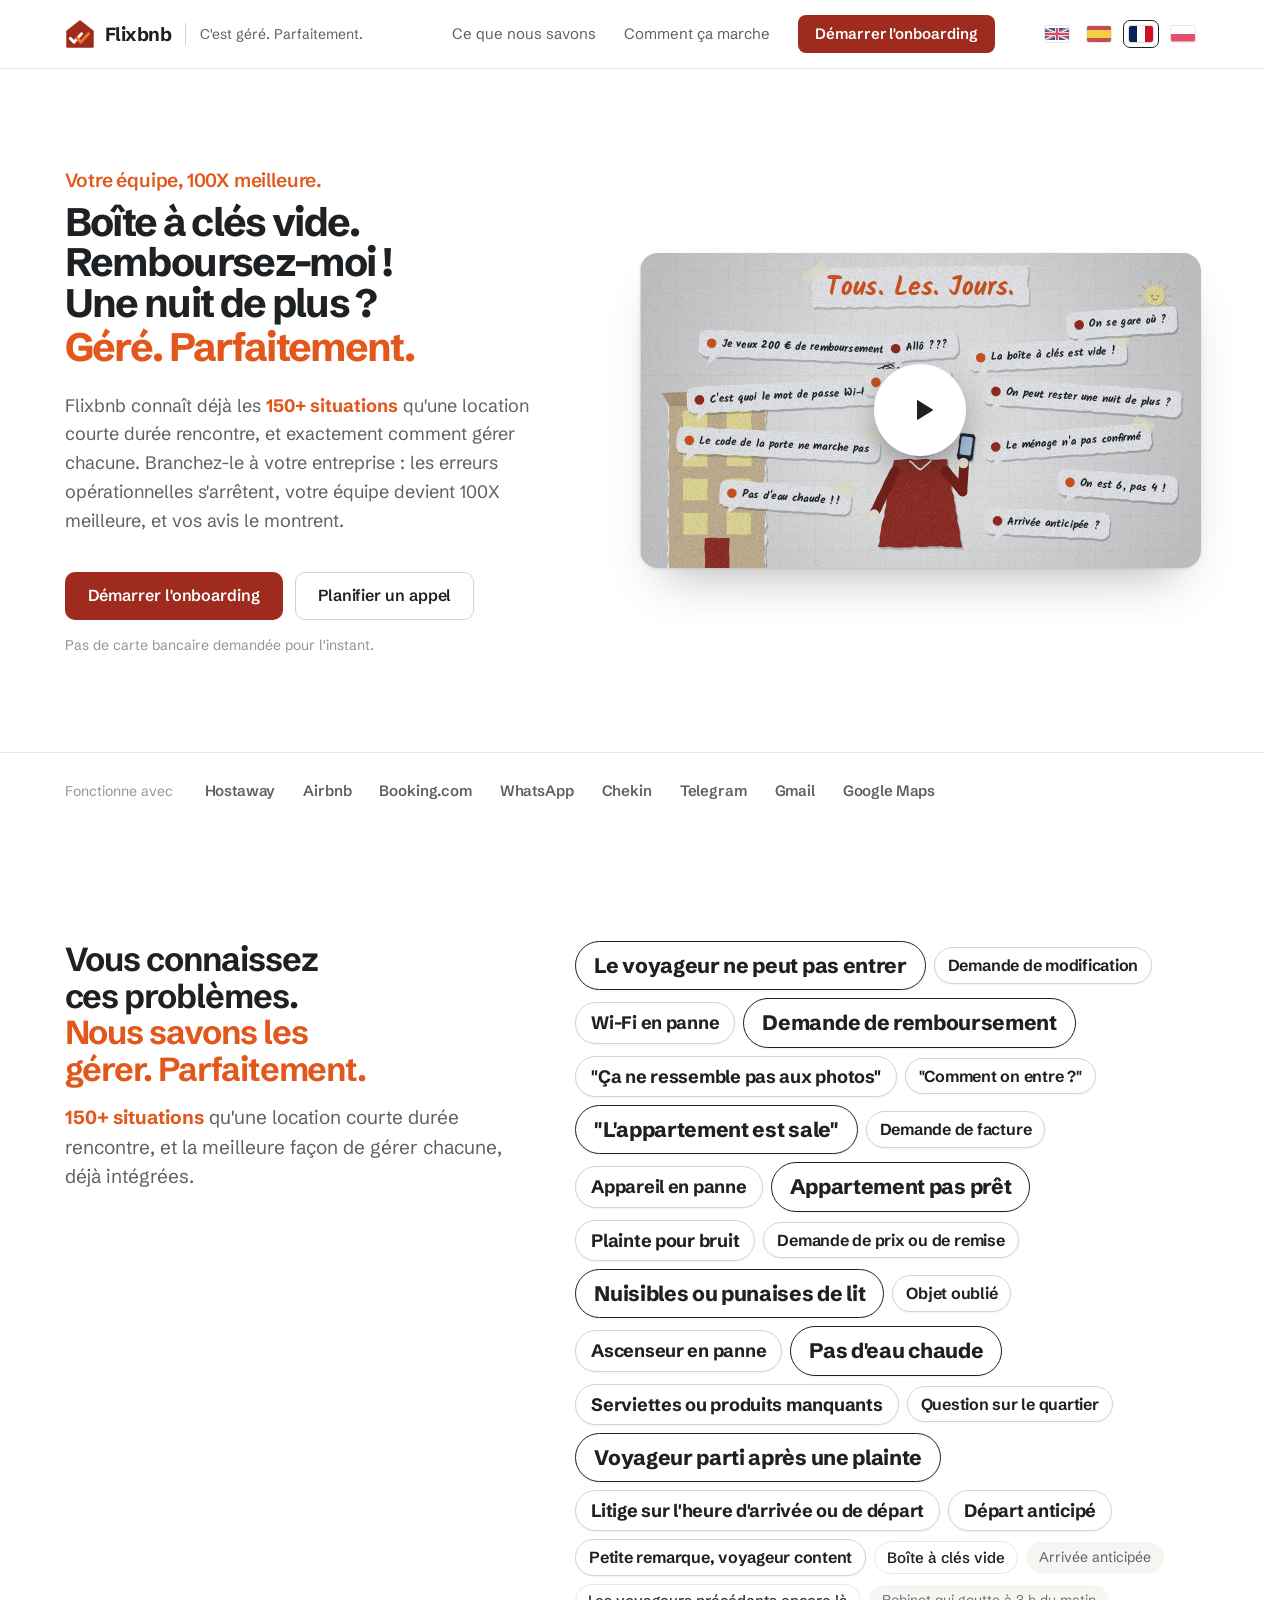
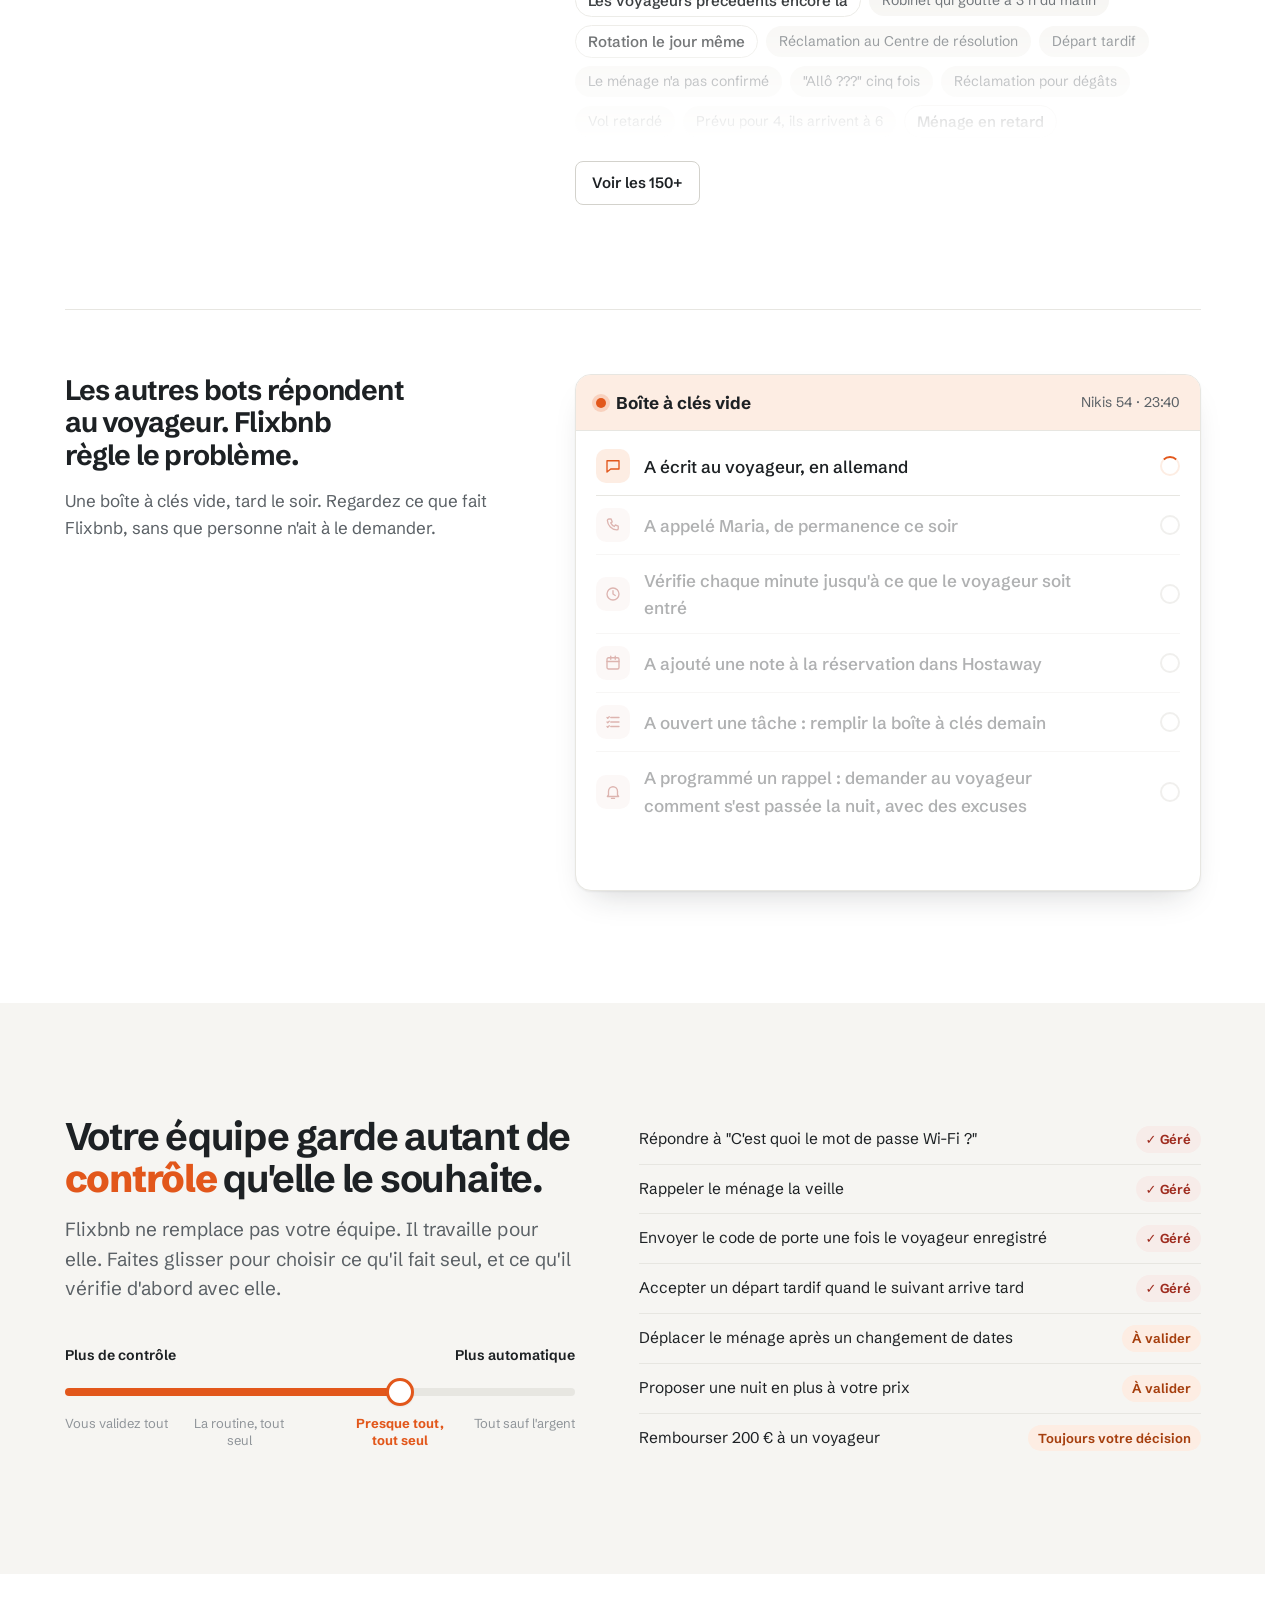
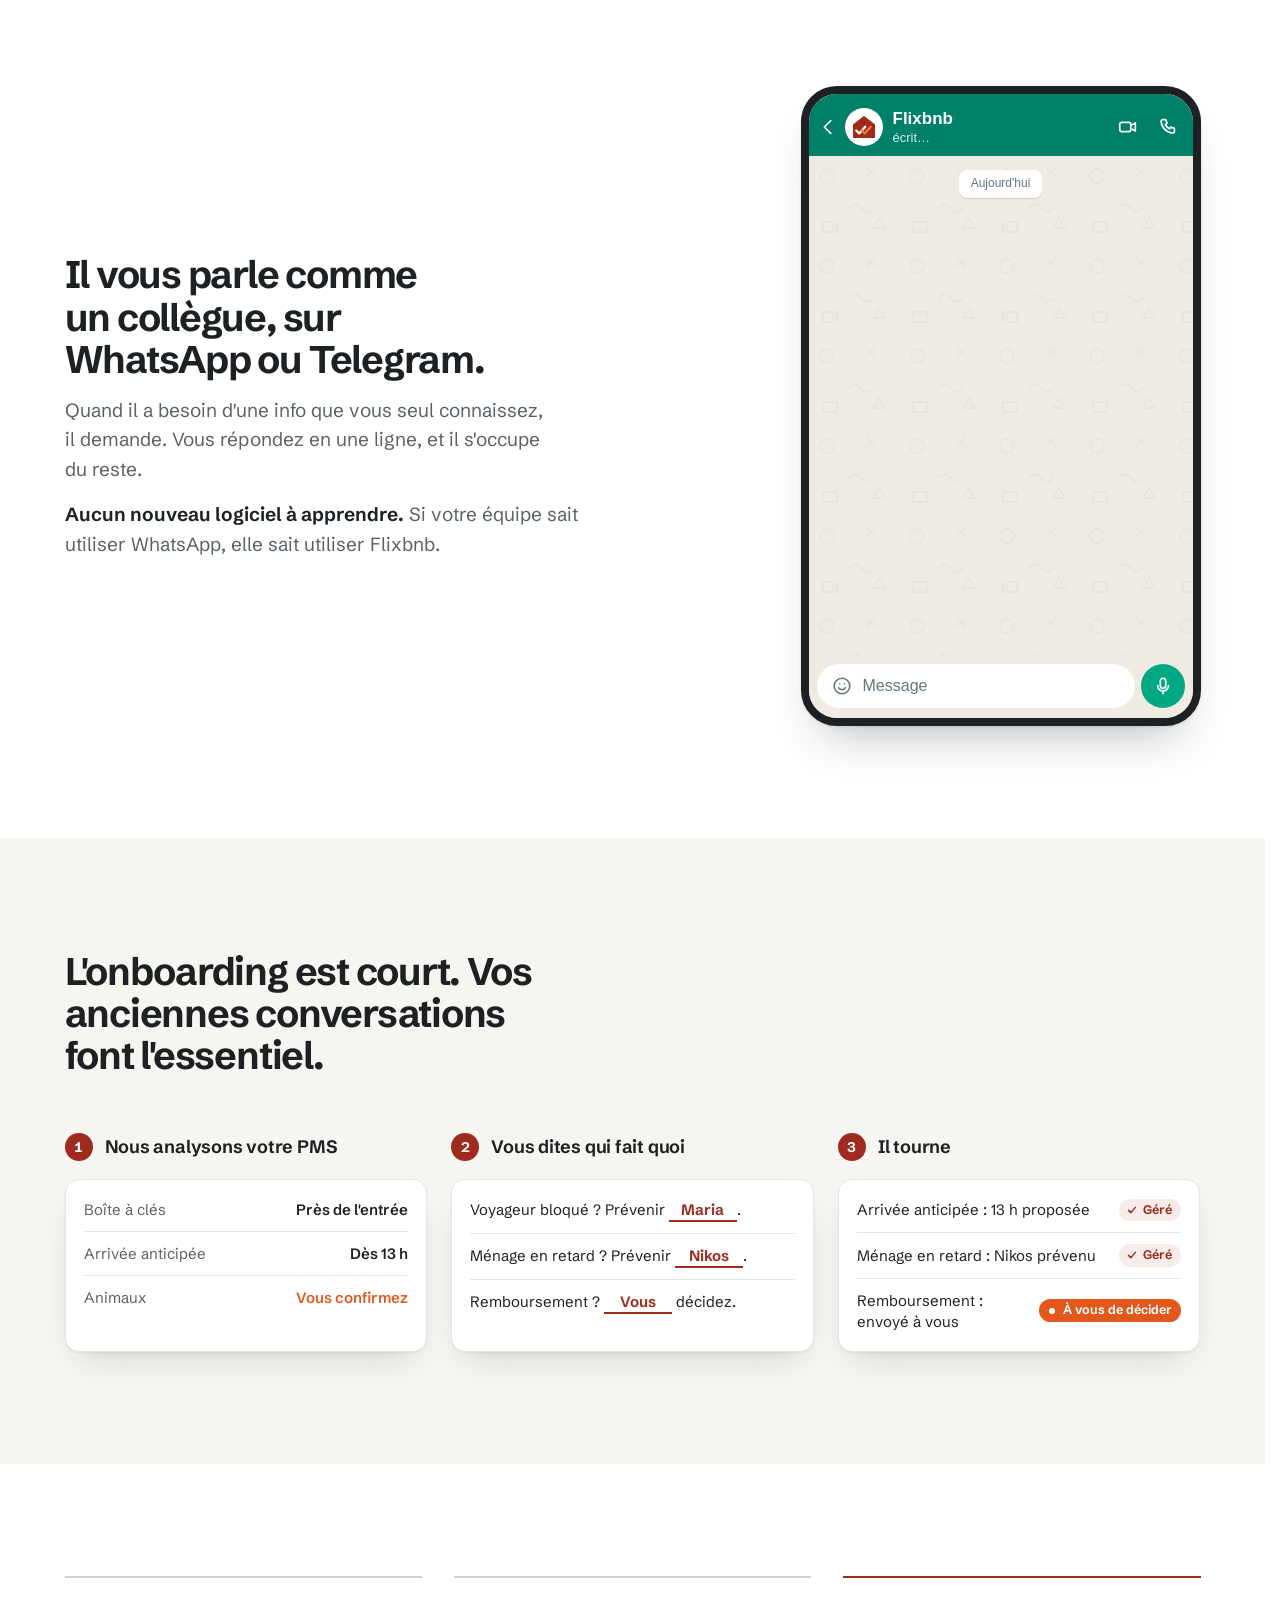
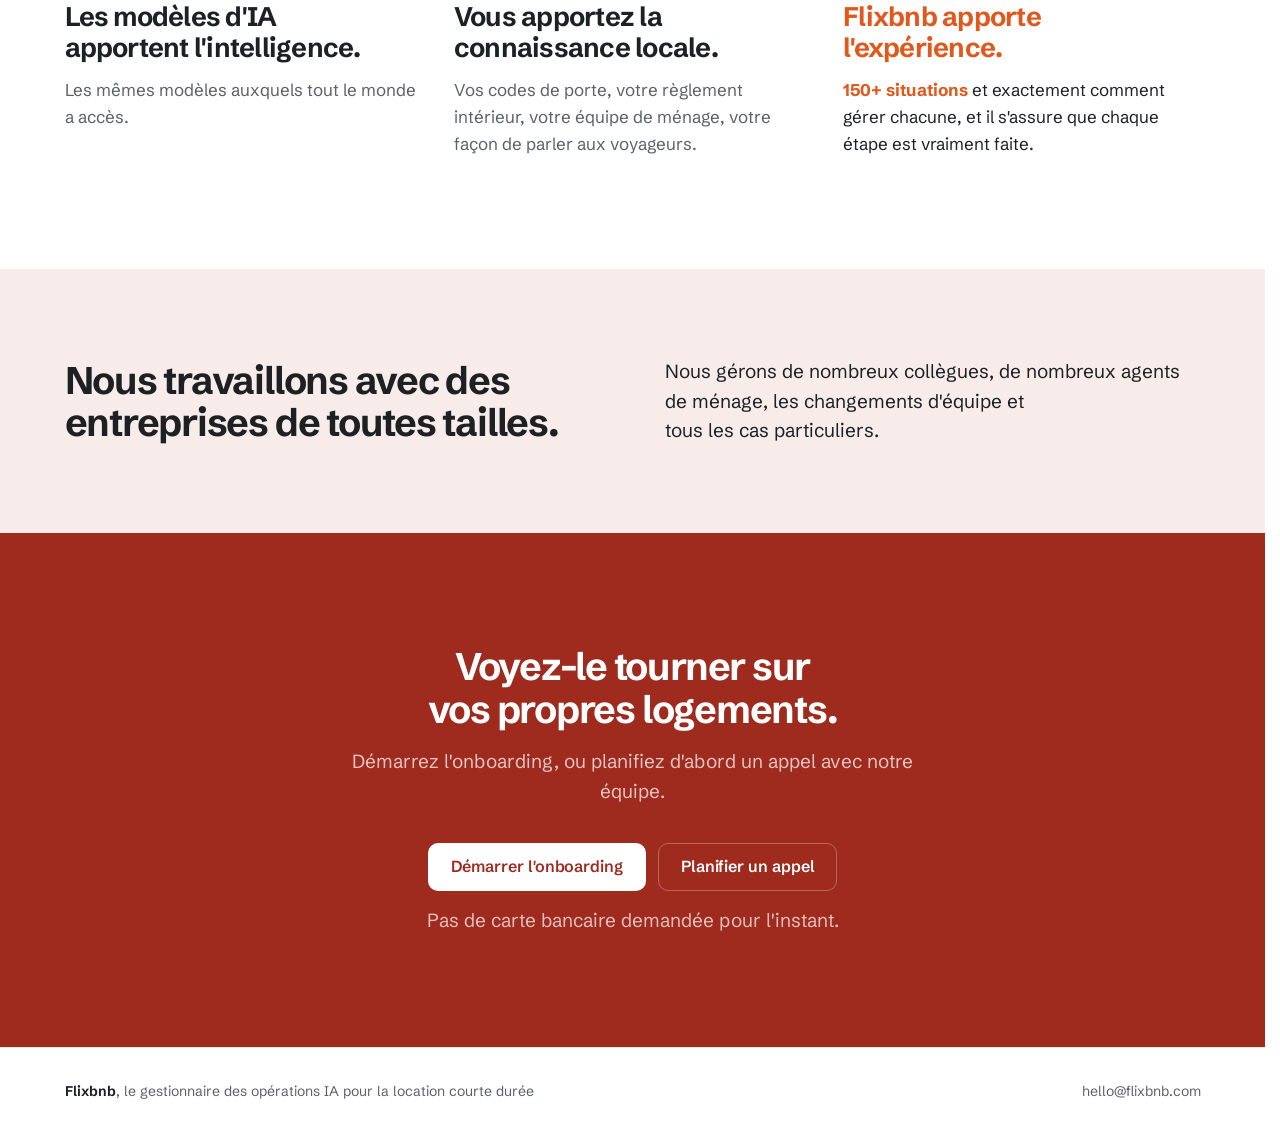
<file: fr/index.html>
<!DOCTYPE html>
<html lang="fr">
<head>
  <meta charset="UTF-8" />
  <meta name="viewport" content="width=device-width, initial-scale=1.0" />
  <title>Flixbnb · Le gestionnaire des opérations IA pour la location courte durée</title>
  <meta name="description" content="Flixbnb est le gestionnaire des opérations IA pour la location courte durée. Connecté à vos voyageurs, votre équipe et votre PMS, il sait faire tourner une activité de location courte durée et ne laisse à votre équipe que les décisions." />

  <link rel="preconnect" href="https://fonts.googleapis.com" />
  <link rel="preconnect" href="https://fonts.gstatic.com" crossorigin />
  <link href="https://fonts.googleapis.com/css2?family=Kalam:wght@400;700&family=Schibsted+Grotesk:wght@400..800&display=swap" rel="stylesheet" />

  <link rel="icon" type="image/svg+xml" href="/favicon.svg?v=2" />
  <link rel="icon" type="image/png" sizes="32x32" href="/favicon-32.png?v=2" />
  <link rel="icon" type="image/png" sizes="192x192" href="/icon-192.png?v=2" />
  <link rel="apple-touch-icon" href="/apple-touch-icon.png?v=2" />
  <link rel="alternate" hreflang="en" href="https://flixbnb.com/" />
  <link rel="alternate" hreflang="es" href="https://flixbnb.com/es/" />
  <link rel="alternate" hreflang="fr" href="https://flixbnb.com/fr/" />
  <link rel="alternate" hreflang="pl" href="https://flixbnb.com/pl/" />
  <link rel="alternate" hreflang="x-default" href="https://flixbnb.com/" />
  <link rel="stylesheet" href="/styles.css?v=20261127a" />
  <script>window.FLX_T = {"Show all 150+": "Voir les 150+", "Show fewer": "Voir moins", "Start onboarding": "Démarrer l'onboarding", "Schedule a call": "Planifier un appel", "Enter a phone number, with the country code.": "Saisissez un numéro de téléphone, avec l'indicatif du pays.", "Fill in your company name, a valid email and a phone number.": "Indiquez le nom de votre entreprise, un email valide et un numéro de téléphone.", "Your details weren't sent. Try again, or email ": "Vos coordonnées n'ont pas été envoyées. Réessayez, ou écrivez à ", "Pause": "Pause", "Play": "Lecture", "Play the film again": "Revoir la vidéo", "Play the film, with sound": "Lancer la vidéo, avec le son", "Mute": "Couper le son", "Unmute": "Remettre le son", "Exit full screen": "Quitter le plein écran", "Full screen": "Plein écran", "Handled": "Géré", "Needs approval": "À valider", "Always your call": "Toujours votre décision", "Lockbox is empty!": "La boîte à clés est vide !", "Can we stay one more night?": "On peut rester une nuit de plus ?", "I want €200 back.": "Je veux 200 € de remboursement.", "What's the Wi-Fi password?": "C'est quoi le mot de passe Wi-Fi ?", "We're 6, not 4!": "On est 6, pas 4 !", "Door code doesn't work": "Le code de la porte ne marche pas", "Hello???": "Allô ???", "Early check-in?": "Arrivée anticipée ?", "No hot water!!": "Pas d'eau chaude !!", "Where do we park?": "On se gare où ?", "Hello?????": "Allô ?????", "Running short-term rentals?": "Vous gérez de la location courte durée ?", "Every. Single. Day.": "Tous. Les. Jours.", "Refund threat": "Menace de remboursement", "Bedbugs": "Punaises de lit", "Extra guests": "Voyageurs en plus", "Key not returned": "Clé non rendue", "Noisy neighbours": "Voisins bruyants", "Wrong door code": "Mauvais code", "Cleaner late": "Ménage en retard", "Bad review": "Mauvais avis", "Smart lock dead": "Serrure connectée HS", "Where to park?": "Où se garer ?", "Extra night": "Nuit en plus", "Pets allowed?": "Animaux acceptés ?", "Missing towels": "Serviettes manquantes", "Brown water": "Eau marron", "Gas smell": "Odeur de gaz", "Crib request": "Demande de lit bébé", "Elevator out": "Ascenseur en panne", "Paying in cash": "Paiement en espèces", "Mid-stay cancel": "Annulation en cours", "Not registered": "Pas enregistré", "Leaking tap": "Robinet qui fuit", "Second key": "Deuxième clé", "Cleaner no-show": "Ménage absent", "Booking pending": "Réservation en attente", "Lights out": "Plus de lumière", "\"Hello???\"": "\"Allô ???\"", "Owner visit": "Visite du propriétaire", "situations every rental runs into.": "situations que toute location rencontre.", "Guests": "Voyageurs", "Your PMS": "Votre PMS", "the AI operations manager for short-term rentals": "le gestionnaire des opérations IA pour la location courte durée", "Connected to your guests, your team and your PMS.": "Connecté à vos voyageurs, votre équipe et votre PMS.", "It already|knows what|to do.": "Il sait|déjà quoi|faire.", "Extra night request": "Demande de nuit en plus", "Cleaner running late": "Ménage en retard", "Wrong door code sent": "Mauvais code de porte envoyé", "Guest wants €200 back": "Le voyageur veut 200 €", "Pay or dispute?": "Payer ou contester ?", "The power's out in Nikis 54. Where's the fuse box?": "Plus de courant à Nikis 54. Où est le tableau électrique ?", "Got it. Telling the guest now.": "Compris. Je préviens le voyageur.", "Power's back. The guest is all good.": "Le courant est revenu. Tout va bien.", "It only asks|what only you|know.": "Il ne demande|que ce que vous|seul savez.", "Right in WhatsApp or Telegram.": "Directement sur WhatsApp ou Telegram.", "10x less time": "10x moins de temps", "10x better quality": "10x plus de qualité", "Your team gets": "Votre équipe devient", "better.": "meilleure.", "Handled.": "Géré.", "Lockbox empty": "Boîte à clés vide", "Late checkout": "Départ tardif", "Same-day turnover": "Rotation le jour même", "No hot water": "Pas d'eau chaude", "Wi-Fi down": "Wi-Fi en panne", "Delayed flight": "Vol retardé", "Damage claim": "Réclamation pour dégâts", "Left something behind": "Objet oublié", "Early check-in": "Arrivée anticipée", "Invoice request": "Demande de facture", "Guest not answering": "Le voyageur ne répond pas", "AC not working": "Clim en panne", "Bags after checkout": "Bagages après le départ", "Cleaner hasn't confirmed": "Le ménage n'a pas confirmé", "15 minutes later": "15 minutes plus tard", "Behind the curtain, left of the shower door.": "Derrière le rideau, à gauche de la porte de douche.", "Your team": "Votre équipe", "Your call": "À vous de décider", "Lockbox empty.": "Boîte à clés vide.", "Refund threat.": "Remboursez-moi !", "Extra night request.": "Une nuit de plus ?", "Send by email instead": "Envoyer par e-mail"};</script>
</head>
<body>

  <!-- NAV -->
  <header class="nav">
    <div class="wrap">
      <a href="#top" class="brand">
        <svg class="brand-mark" viewBox="0 0 48 48" aria-hidden="true" width="24" height="24"><path d="M24 3.5 L44.5 19.5 L44.5 44.5 L3.5 44.5 L3.5 19.5 Z" fill="#9E2B1E" stroke="#9E2B1E" stroke-width="3" stroke-linejoin="round"/><path d="M8.5 31 L14.5 37 L26.5 23.5" fill="none" stroke="#fff" stroke-width="4.6" stroke-linecap="round" stroke-linejoin="round"/><path d="M19.5 31 L25.5 37 L37.5 23.5" fill="none" stroke="#F0782F" stroke-width="4.6" stroke-linecap="round" stroke-linejoin="round"/></svg>
        <span class="brand-name">Flixbnb</span>
        <span class="brand-line">C'est géré. Parfaitement.</span>
      </a>
      <nav class="nav-links" aria-label="Principale">
        <a href="#knows">Ce que nous savons</a>
        <a href="#setup">Comment ça marche</a>
        <a href="mailto:hello@flixbnb.com?subject=Start%20onboarding" class="btn btn-small" data-lead="onboarding">Démarrer l'onboarding</a>
      </nav>
      <nav class="langs" aria-label="Langue">
        <a href="/" hreflang="en" lang="en" title="English"><svg viewBox="0 0 60 30" width="24" height="16" aria-hidden="true"><clipPath id="uk-c"><path d="M0 0v30h60V0z"/></clipPath><clipPath id="uk-t"><path d="M30 15h30v15zv15H0zH0V0zV0h30z"/></clipPath><g clip-path="url(#uk-c)"><path d="M0 0v30h60V0z" fill="#012169"/><path d="M0 0l60 30m0-30L0 30" stroke="#fff" stroke-width="6"/><path d="M0 0l60 30m0-30L0 30" clip-path="url(#uk-t)" stroke="#C8102E" stroke-width="4"/><path d="M30 0v30M0 15h60" stroke="#fff" stroke-width="10"/><path d="M30 0v30M0 15h60" stroke="#C8102E" stroke-width="6"/></g></svg><span class="visually-hidden">English</span></a>
        <a href="/es/" hreflang="es" lang="es" title="Español"><svg viewBox="0 0 3 2" width="24" height="16" aria-hidden="true"><path fill="#AA151B" d="M0 0h3v2H0z"/><path fill="#F1BF00" d="M0 .5h3v1H0z"/></svg><span class="visually-hidden">Español</span></a>
        <a href="/fr/" hreflang="fr" lang="fr" class="is-on" aria-current="page" title="Français"><svg viewBox="0 0 3 2" width="24" height="16" aria-hidden="true"><path fill="#002654" d="M0 0h1v2H0z"/><path fill="#fff" d="M1 0h1v2H1z"/><path fill="#CE1126" d="M2 0h1v2H2z"/></svg><span class="visually-hidden">Français</span></a>
        <a href="/pl/" hreflang="pl" lang="pl" title="Polski"><svg viewBox="0 0 8 5" width="24" height="16" aria-hidden="true"><path fill="#fff" d="M0 0h8v2.5H0z"/><path fill="#DC143C" d="M0 2.5h8V5H0z"/></svg><span class="visually-hidden">Polski</span></a>
      </nav>
    </div>
  </header>

  <main>

    <!-- HERO -->
    <section class="hero" id="top">
      <div class="wrap hero-grid">
        <div class="hero-copy">
          <a class="video-cue" href="#film"><span class="video-cue-play" aria-hidden="true"><svg viewBox="0 0 24 24" width="24" height="24"><path d="M9 6.5v11L18 12z"/></svg></span>Voir la vidéo d'une minute</a>
          <p class="kicker">Votre équipe, 100X meilleure.</p>
          <h1><span class="line">Boîte à clés vide.</span> <span class="line">Remboursez-moi !</span> <span class="line">Une nuit de plus ?</span> <span class="h1-you">Géré. Parfaitement.</span></h1>
          <p class="lede">Flixbnb connaît déjà les <strong class="hl">150+ situations</strong> qu'une location courte durée rencontre, et exactement comment gérer chacune. Branchez-le à votre entreprise : les erreurs opérationnelles s'arrêtent, votre équipe devient 100X meilleure, et vos avis le montrent.</p>
          <div class="actions">
            <a href="mailto:hello@flixbnb.com?subject=Start%20onboarding" class="btn" data-lead="onboarding">Démarrer l'onboarding</a>
            <a href="mailto:hello@flixbnb.com?subject=Schedule%20a%20call" class="btn btn-ghost" data-lead="call">Planifier un appel</a>
          </div>
          <p class="cta-note">Pas de carte bancaire demandée pour l'instant.</p>
        </div>

        <div class="hero-film" id="film">
          <div class="film" data-state="idle" aria-describedby="film-story">
            <canvas aria-hidden="true"></canvas>
            <button type="button" class="film-close" aria-label="Quitter le plein écran"><svg viewBox="0 0 24 24" aria-hidden="true" width="24" height="24"><path d="M6 6l12 12M18 6L6 18"/></svg></button>
            <button type="button" class="film-play" aria-label="Lancer la vidéo, avec le son">
              <svg viewBox="0 0 24 24" aria-hidden="true" width="24" height="24"><path d="M8 5.2v13.6L19 12z" /></svg>
            </button>
            <div class="film-bar">
              <button type="button" class="film-btn film-toggle" aria-label="Pause">
                <svg class="i-pause" viewBox="0 0 24 24" aria-hidden="true" width="24" height="24"><path d="M8 5v14M16 5v14" /></svg>
                <svg class="i-play" viewBox="0 0 24 24" aria-hidden="true" width="24" height="24"><path d="M8 5.2v13.6L19 12z" /></svg>
              </button>
              <input class="film-seek" type="range" min="0" max="55" step="0.05" value="0" aria-label="Position dans la vidéo" />
              <button type="button" class="film-btn film-mute" aria-pressed="false" aria-label="Couper le son">
                <svg class="i-sound" viewBox="0 0 24 24" aria-hidden="true" width="24" height="24"><path d="M4 9.5h3.5L12 6v12l-4.5-3.5H4zM15.5 9a4 4 0 0 1 0 6M18 6.5a7.5 7.5 0 0 1 0 11" /></svg>
                <svg class="i-muted" viewBox="0 0 24 24" aria-hidden="true" width="24" height="24"><path d="M4 9.5h3.5L12 6v12l-4.5-3.5H4zM16 9.5l5 5M21 9.5l-5 5" /></svg>
              </button>
              <button type="button" class="film-btn film-full" aria-label="Plein écran">
                <svg viewBox="0 0 24 24" aria-hidden="true" width="24" height="24"><path d="M4 9V4h5M15 4h5v5M20 15v5h-5M9 20H4v-5" /></svg>
              </button>
            </div>
          </div>
          <p class="visually-hidden" id="film-story">La vidéo : en location courte durée, chaque jour, un hôte croule sous les messages des voyageurs, d'une boîte à clés vide à une demande de remboursement, puis sous 150+ post-it de tout ce qu'une location rencontre. La page se déchire sur Flixbnb, connecté à vos voyageurs, votre équipe et votre PMS. Une liste jaune se coche : boîte à clés vide, nuit en plus, ménage en retard, rotation le jour même et mauvais code de porte sont gérés, et seul le remboursement de 200 € vous revient. Dans un chat, Flixbnb demande où est le tableau électrique, reçoit une réponse d'une ligne et annonce que le courant est revenu. Votre équipe devient 100X meilleure. Boîte à clés vide. Menace de remboursement. Demande de nuit en plus. Géré. flixbnb.com.</p>
        </div>
      </div>
      <div class="hero-foot">
        <div class="wrap">
          <p class="hero-foot-lbl">Fonctionne avec</p>
          <ul class="connectors" aria-label="Fonctionne avec">
            <li>Hostaway</li>
            <li>Airbnb</li>
            <li>Booking.com</li>
            <li>WhatsApp</li>
            <li>Chekin</li>
            <li>Telegram</li>
            <li>Gmail</li>
            <li>Google Maps</li>
          </ul>
        </div>
      </div>
    </section>

    <!-- YOU KNOW THESE PROBLEMS. WE KNOW THE ANSWERS. -->
    <section class="section knows" id="knows">
      <div class="wrap">
        <div class="knows-grid">
          <div class="knows-head">
            <h2><span class="line">Vous connaissez ces problèmes.</span> <span class="line h2-answer">Nous savons les gérer. Parfaitement.</span></h2>
            <p class="lede"><strong class="hl">150+ situations</strong> qu'une location courte durée rencontre, et la meilleure façon de gérer chacune, déjà intégrées.</p>
          </div>
          <div class="cloud-wrap">
            <ul class="cloud" id="cloud" aria-label="Situations que Flixbnb sait gérer">
            <li class="k1">Le voyageur ne peut pas entrer</li>
            <li class="k3">Demande de modification</li>
            <li class="k2">Wi-Fi en panne</li>
            <li class="k1">Demande de remboursement</li>
            <li class="k2">"Ça ne ressemble pas aux photos"</li>
            <li class="k3">"Comment on entre ?"</li>
            <li class="k1">"L'appartement est sale"</li>
            <li class="k3">Demande de facture</li>
            <li class="k2">Appareil en panne</li>
            <li class="k1">Appartement pas prêt</li>
            <li class="k2">Plainte pour bruit</li>
            <li class="k3">Demande de prix ou de remise</li>
            <li class="k1">Nuisibles ou punaises de lit</li>
            <li class="k3">Objet oublié</li>
            <li class="k2">Ascenseur en panne</li>
            <li class="k1">Pas d'eau chaude</li>
            <li class="k2">Serviettes ou produits manquants</li>
            <li class="k3">Question sur le quartier</li>
            <li class="k1">Voyageur parti après une plainte</li>
            <li class="k2">Litige sur l'heure d'arrivée ou de départ</li>
            <li class="k2">Départ anticipé</li>
            <li class="k3">Petite remarque, voyageur content</li>
            <li class="b-l">Boîte à clés vide</li>
            <li>Arrivée anticipée</li>
            <li class="b-l">Les voyageurs précédents encore là</li>
            <li>Robinet qui goutte à 3 h du matin</li>
            <li class="b-l">Rotation le jour même</li>
            <li>Réclamation au Centre de résolution</li>
            <li>Départ tardif</li>
            <li>Le ménage n'a pas confirmé</li>
            <li>"Allô ???" cinq fois</li>
            <li>Réclamation pour dégâts</li>
            <li>Vol retardé</li>
            <li>Prévu pour 4, ils arrivent à 6</li>
            <li class="b-l">Ménage en retard</li>
            <li class="b-l">Mauvais code de porte envoyé</li>
            <li class="b-l">Odeur de gaz ou fuite</li>
            <li class="b-l">Personne de permanence</li>
            <li>Même plainte à chaque séjour</li>
            <li>L'IA se trompe de ville</li>
            <li>Photos de passeport pour l'immeuble</li>
            <li>Où est l'équipe de ménage ?</li>
            <li class="b-l">Le voyageur doit déménager une nuit</li>
            <li>Le téléphone sonne chez celui qui est en repos</li>
            <li>Appel inconnu</li>
            <li>Quand l'IA tombe en panne</li>
            <li class="b-l">Délai du support de la plateforme</li>
            <li>Demande de lit bébé ou chaise haute</li>
            <li>Changement de dates via Booking.com</li>
            <li>"Ils arrivent à quelle heure ?"</li>
            <li>Accord du propriétaire nécessaire</li>
            <li>Messages robotiques</li>
            <li>Annulée, mais tout tourne encore</li>
            <li>"Ce WhatsApp, c'est une arnaque ?"</li>
            <li>L'IA répète une erreur</li>
            <li>Prolonger le séjour</li>
            <li>Lit bébé ou canapé-lit oublié</li>
            <li>Le nouvel agent de ménage ne trouve pas le logement</li>
            <li class="b-l">Réservation passée en attente puis revenue</li>
            <li>Clim en panne</li>
            <li>"Réparé", mais toujours cassé</li>
            <li>Bagages après le départ</li>
            <li>Séjours d'une nuit bloqués en silence</li>
            <li>Le voyageur n'a pas lu les instructions</li>
            <li>L'équipe bloquée hors de l'appli</li>
            <li>Vieille nourriture dans le frigo</li>
            <li>Quel agent de ménage cause des plaintes</li>
            <li>Heure de départ oubliée</li>
            <li>WhatsApp qui échoue en silence</li>
            <li>Voyageur mécontent qui ne dit rien</li>
            <li>Ancien mot de passe Wi-Fi dans l'annonce</li>
            <li>Clé prise dans la boîte à clés</li>
            <li>L'IA bloquée, personne ne sait pourquoi</li>
            <li>Numéro de réservation dans une photo</li>
            <li>Fixer l'heure d'une réparation</li>
            <li class="b-l">Le ménage entre sur le voyageur</li>
            <li>Plainte à Booking.com</li>
            <li>Réparation avec le voyageur sur place</li>
            <li>Message d'un numéro inconnu</li>
            <li>Questions avant de réserver</li>
            <li>Répondre à un mauvais avis</li>
            <li>Réservation changée après le ménage prévu</li>
            <li>Messages confus à l'équipe</li>
            <li>Trop d'alertes</li>
            <li>Tâche que personne n'a prise</li>
            <li>Avis seulement des voyageurs contents</li>
            <li>Le voyageur écrit dans une autre langue</li>
            <li>Message validé modifié</li>
            <li>Nouveau code de porte jamais mis à jour</li>
            <li class="b-l">Arrivée tard le soir, personne sur place</li>
            <li>Le lien d'enregistrement ne s'ouvre pas</li>
            <li>Messages de l'équipe sans réponse</li>
            <li>Question cachée dans un "merci"</li>
            <li>Photos dans le chat Booking.com</li>
            <li>Arrivée à minuit, mauvaise nuit</li>
            <li>Demande d'annulation gratuite</li>
            <li>L'IA dit avoir fait ce qu'elle n'a pas fait</li>
            <li class="b-l">Le voyageur ne trouve pas la boîte à clés</li>
            <li class="b-l">L'appli de la serrure connectée ne marche pas</li>
            <li>Promesse oubliée</li>
            <li>Bonnes adresses et parking</li>
            <li>"Écrivez-moi plutôt par email"</li>
            <li>Le propriétaire séjourne chez lui</li>
            <li>Voyageur pas encore enregistré</li>
            <li>Ménage qui ne parle pas anglais</li>
            <li>Le voyageur annule en plein séjour</li>
            <li class="b-l">Eau marron au robinet</li>
            <li>Trois messages au lieu d'un</li>
            <li>Traduction qui change le sens</li>
            <li>Messages de l'IA que personne n'a vérifiés</li>
            <li>"Prêt" alors que non</li>
            <li>Ménage non marqué comme commencé</li>
            <li>Départ anticipé, ménage à l'ancienne heure</li>
            <li>Problème ouvert pris pour "tout va bien"</li>
            <li class="b-l">Une vraie urgence</li>
            <li>Code de porte une semaine trop tôt</li>
            <li>À quoi doit ressembler l'appartement</li>
            <li>Rembourser un voyageur</li>
            <li class="b-l">Le ménage à la porte trop tôt</li>
            <li class="b-l">Aucun agent de ménage assigné</li>
            <li>Comment s'est vraiment passé le séjour</li>
            <li>Équipe réveillée pour rien</li>
            <li>Demande d'une deuxième clé</li>
            <li>Technicien qui ne vient pas</li>
            <li>Note interne envoyée à un voyageur</li>
            <li>Le voyageur ne répond pas</li>
            <li>Réponse envoyée trop tard</li>
            <li>Remercier chaque avis 5 étoiles</li>
            <li>Silence jusqu'à l'arrivée</li>
            <li>Marchandage sur le prix</li>
            <li>Message jamais envoyé</li>
            <li>"Personne n'a fait le ménage pendant notre séjour"</li>
            <li>L'IA suppose que le voyageur a lu</li>
            <li class="b-l">Urgence manquée, système en panne</li>
            <li>Heure d'arrivée inconnue</li>
            <li>L'IA invente une règle</li>
            <li>Payer plus tard, en espèces</li>
            <li>Clé non rendue</li>
            <li>Offrir quelque chose contre un avis</li>
            <li>Départ tardif accepté par erreur</li>
            <li>Prolongation : ménage ou pas ?</li>
            <li class="b-l">Clé enfermée à l'intérieur</li>
            <li>"Quelqu'un va nous accueillir ?"</li>
            <li>Réservation directe impayée</li>
            <li>Demande de ménage tardive du propriétaire</li>
            <li>Infos d'accès avant l'enregistrement</li>
            <li>Invitation serrure connectée sans email</li>
            <li>Même tâche envoyée deux fois</li>
            <li>Petit problème à 2 h du matin</li>
            <li>L'IA accepte un remboursement</li>
            <li>Voyageurs en plus</li>
            <li>Problème de la première nuit jamais signalé</li>
            <li>IA trop prudente</li>
            <li>Remise oubliée</li>
            <li>Dégât "vu" sur une photo innocente</li>
            <li>Stationnement après le départ</li>
            <li>Défaut qui peut attendre</li>
            <li>En dire trop dans un litige</li>
            <li>Emails du support de la plateforme perdus</li>
            </ul>
            <button type="button" class="cloud-more" aria-controls="cloud" aria-expanded="true" hidden>Voir les 150+</button>
          </div>
        </div>

        <div class="answers">
          <div class="answers-head">
            <h3>Les autres bots répondent au voyageur. Flixbnb règle le problème.</h3>
            <p class="answers-example">Une boîte à clés vide, tard le soir. Regardez ce que fait Flixbnb, sans que personne n'ait à le demander.</p>
          </div>
          <figure class="actlog" aria-label="Exemple : ce que fait Flixbnb face à une boîte à clés vide">
            <div class="actlog-head"><span class="actlog-alert" aria-hidden="true"></span><b>Boîte à clés vide</b><span>Nikis 54 · 23:40</span></div>
            <ol class="actlog-list">
              <li class="act"><span class="act-ico"><svg viewBox="0 0 24 24" aria-hidden="true" width="24" height="24"><path d="M4 5h16v11H9l-5 4z"/></svg></span><span class="act-what">A écrit au voyageur, en allemand</span><span class="act-st"><span class="act-time">23:41</span></span></li>
              <li class="act"><span class="act-ico"><svg viewBox="0 0 24 24" aria-hidden="true" width="24" height="24"><path d="M6.5 4h3l1.5 4-2 1.2a10 10 0 0 0 4.8 4.8L15 12l4 1.5v3A2 2 0 0 1 17 18.5 13.5 13.5 0 0 1 4.5 6 2 2 0 0 1 6.5 4z"/></svg></span><span class="act-what">A appelé Maria, de permanence ce soir</span><span class="act-st"><span class="act-time">23:41</span></span></li>
              <li class="act"><span class="act-ico"><svg viewBox="0 0 24 24" aria-hidden="true" width="24" height="24"><circle cx="12" cy="12" r="8"/><path d="M12 7.5V12l3 2"/></svg></span><span class="act-what">Vérifie chaque minute jusqu'à ce que le voyageur soit entré</span><span class="act-st"><span class="act-time">23:52</span></span></li>
              <li class="act"><span class="act-ico"><svg viewBox="0 0 24 24" aria-hidden="true" width="24" height="24"><rect x="4" y="5" width="16" height="15" rx="2"/><path d="M4 10h16M9 3v4M15 3v4"/></svg></span><span class="act-what">A ajouté une note à la réservation dans Hostaway</span><span class="act-st"><span class="act-time">23:53</span></span></li>
              <li class="act"><span class="act-ico"><svg viewBox="0 0 24 24" aria-hidden="true" width="24" height="24"><path d="M9 6h11M9 12h11M9 18h11M4 6l1 1 2-2M4 12l1 1 2-2M4 18l1 1 2-2"/></svg></span><span class="act-what">A ouvert une tâche : remplir la boîte à clés demain</span><span class="act-st"><span class="act-time">23:53</span></span></li>
              <li class="act"><span class="act-ico"><svg viewBox="0 0 24 24" aria-hidden="true" width="24" height="24"><path d="M6 16V11a6 6 0 0 1 12 0v5l1.5 2h-15zM10 20.5h4"/></svg></span><span class="act-what">A programmé un rappel : demander au voyageur comment s'est passée la nuit, avec des excuses</span><span class="act-st"><span class="act-time">08:30</span></span></li>
            </ol>
            <div class="actlog-foot"><span class="actlog-done">✓ Géré.</span> Voyageur entré à 23 h 52.</div>
          </figure>
          <script>
            // The actions run one after another once the log is on screen: each one spins, then gets its tick.
            (function () {
              if (window.matchMedia('(prefers-reduced-motion: reduce)').matches) return;
              var log = document.querySelector('.actlog');
              var rows = Array.prototype.slice.call(log.querySelectorAll('.act'));
              log.classList.add('is-waiting');
              rows.forEach(function (r) { r.dataset.state = 'queued'; });
              function play() {
                var t = 400;
                rows.forEach(function (r, i) {
                  setTimeout(function () { r.dataset.state = 'running'; }, t);
                  t += i === 2 ? 2200 : 900;
                  setTimeout(function () { r.dataset.state = 'done'; }, t);
                  t += 150;
                });
                setTimeout(function () { log.classList.remove('is-waiting'); }, t + 200);
              }
              new IntersectionObserver(function (entries, obs) {
                if (!entries[0].isIntersecting) return;
                obs.disconnect();
                play();
              }, { threshold: 0.45 }).observe(log);
            })();
          </script>
        </div>
      </div>
    </section>

    <!-- CONTROL: your team decides what is handled on its own -->
    <section class="section native" id="native">
      <div class="wrap">
        <!-- Control: one slider decides what Flixbnb does on its own and what it checks with your team first -->
        <div class="control">
          <div class="control-head">
            <h2>Votre équipe garde autant de <span class="h2-hl">contrôle</span> qu'elle le souhaite.</h2>
            <p>Flixbnb ne remplace pas votre équipe. Il travaille pour elle. Faites glisser pour choisir ce qu'il fait seul, et ce qu'il vérifie d'abord avec elle.</p>
          </div>
          <div class="control-slider">
            <div class="control-ends" aria-hidden="true"><span>Plus de contrôle</span><span>Plus automatique</span></div>
            <input type="range" id="control-level" min="0" max="3" step="1" value="2" aria-label="Ce que Flixbnb fait seul" aria-valuetext="Most things on its own">
            <ol class="control-stops" aria-hidden="true">
              <li>Vous validez tout</li>
              <li>La routine, tout seul</li>
              <li>Presque tout, tout seul</li>
              <li>Tout sauf l'argent</li>
            </ol>
          </div>
          <ul class="control-list" aria-live="polite">
            <li data-at="1"><span class="control-what">Répondre à "C'est quoi le mot de passe Wi-Fi ?"</span><span class="control-st"></span></li>
            <li data-at="1"><span class="control-what">Rappeler le ménage la veille</span><span class="control-st"></span></li>
            <li data-at="2"><span class="control-what">Envoyer le code de porte une fois le voyageur enregistré</span><span class="control-st"></span></li>
            <li data-at="2"><span class="control-what">Accepter un départ tardif quand le suivant arrive tard</span><span class="control-st"></span></li>
            <li data-at="3"><span class="control-what">Déplacer le ménage après un changement de dates</span><span class="control-st"></span></li>
            <li data-at="3"><span class="control-what">Proposer une nuit en plus à votre prix</span><span class="control-st"></span></li>
            <li data-at="9"><span class="control-what">Rembourser 200 € à un voyageur</span><span class="control-st"></span></li>
          </ul>
        </div>
        <script>
          // The control slider: each task is handled on its own once the slider reaches its level; the rest go to your team.
          (function () {
            var t = function (k) { return (window.FLX_T && window.FLX_T[k]) || k; };
            var range = document.getElementById('control-level');
            var items = Array.prototype.slice.call(document.querySelectorAll('.control-list li'));
            var stops = Array.prototype.slice.call(document.querySelectorAll('.control-stops li'));
            function update() {
              var v = +range.value;
              items.forEach(function (li) {
                var auto = v >= +li.dataset.at;
                li.dataset.state = auto ? 'auto' : 'you';
                li.querySelector('.control-st').textContent = t(auto ? 'Handled' : (li.dataset.at === '9' ? 'Always your call' : 'Needs approval'));
              });
              stops.forEach(function (s, i) { s.classList.toggle('is-on', i === v); });
              range.setAttribute('aria-valuetext', stops[v].textContent);
              range.style.setProperty('--fill', (v / 3 * 100) + '%');
            }
            range.addEventListener('input', update);
            stops.forEach(function (st, i) { st.addEventListener('click', function () { range.value = i; update(); }); });
            update();
          })();
        </script>
      </div>
    </section>

    <!-- IT WORKS IN CHAT: WHATSAPP OR TELEGRAM -->
    <section class="section in-chat" id="chat">
      <div class="wrap chat-grid">
        <div>
          <h2>Il vous parle comme un collègue, sur WhatsApp ou Telegram.</h2>
          <p class="lede">Quand il a besoin d'une info que vous seul connaissez, il demande. Vous répondez en une ligne, et il s'occupe du reste.</p>
          <p class="lede no-app"><strong>Aucun nouveau logiciel à apprendre.</strong> Si votre équipe sait utiliser WhatsApp, elle sait utiliser Flixbnb.</p>
        </div>
        <figure class="chat wa" aria-label="Exemple de discussion WhatsApp avec Flixbnb">
          <div class="wa-head">
            <svg class="wa-ico" viewBox="0 0 24 24" aria-hidden="true" width="24" height="24"><path d="M15 5l-7 7 7 7"/></svg>
            <span class="chat-avatar" aria-hidden="true"><img src="/favicon.svg" alt=""></span>
            <span class="wa-who"><span class="chat-name">Flixbnb</span><span class="wa-status"><span class="wa-online">en ligne</span><span class="wa-typing">écrit…</span></span></span>
            <svg class="wa-ico" viewBox="0 0 24 24" aria-hidden="true" width="24" height="24"><rect x="3" y="7" width="12" height="10" rx="2"/><path d="M15 10.5l5-3v9l-5-3"/></svg>
            <svg class="wa-ico" viewBox="0 0 24 24" aria-hidden="true" width="24" height="24"><path d="M6.5 4h3l1.5 4-2 1.2a10 10 0 0 0 4.8 4.8L15 12l4 1.5v3A2 2 0 0 1 17 18.5 13.5 13.5 0 0 1 4.5 6 2 2 0 0 1 6.5 4z"/></svg>
          </div>
          <ol class="chat-msgs">
            <li class="wa-day" aria-hidden="true"><span>Aujourd'hui</span></li>
            <li class="msg from-bot"><div class="bubble"><span class="sender">Flixbnb</span><p>Plus de courant à Nikis 54. Où est le tableau électrique, pour que je dise au voyageur de vérifier ?</p><time>14:32</time></div></li>
            <li class="msg from-you"><div class="bubble"><span class="sender">Votre équipe</span><p>Derrière le rideau, à gauche de la porte de douche.</p><time>14:33 <svg class="wa-read" viewBox="0 0 18 11" aria-label="lu" width="24" height="24"><path d="M1 6l3 3 6.5-7.5M7.5 8.6L8 9l6.5-7.5"/></svg></time></div></li>
            <li class="msg from-bot"><div class="bubble"><span class="sender">Flixbnb</span><p>Compris. Je préviens le voyageur maintenant. Je reviens vers lui dans 15 minutes environ pour vérifier que tout va bien, et je vous tiens au courant si besoin.</p><time>14:33</time></div></li>
            <li class="chat-gap"><span>15 minutes plus tard</span></li>
            <li class="msg from-bot"><div class="bubble"><span class="sender">Flixbnb</span><p>Le courant est revenu, tout va bien pour le voyageur ✅</p><time>14:48</time></div></li>
          </ol>
          <div class="wa-foot" aria-hidden="true">
            <span class="wa-input"><svg class="wa-ico" viewBox="0 0 24 24" width="24" height="24"><circle cx="12" cy="12" r="8.5"/><path d="M8.5 14a4 4 0 0 0 7 0M9.5 9.5h.01M14.5 9.5h.01"/></svg>Message</span>
            <span class="wa-mic"><svg viewBox="0 0 24 24" width="24" height="24"><rect x="9" y="3.5" width="6" height="11" rx="3"/><path d="M6 11.5a6 6 0 0 0 12 0M12 17.5v3"/></svg></span>
          </div>
        </figure>
        <script>
          // The chat plays out once it's on screen, the way WhatsApp shows it: "typing…" under the name, then the message.
          (function () {
            if (window.matchMedia('(prefers-reduced-motion: reduce)').matches) return;
            var chat = document.querySelector('.chat');
            var msgs = Array.prototype.slice.call(chat.querySelectorAll('.chat-msgs > li:not(.wa-day)'));
            msgs.forEach(function (m) { m.dataset.state = 'wait'; });
            function play() {
              var t = 300;
              msgs.forEach(function (m) {
                if (m.classList.contains('from-bot')) {
                  setTimeout(function () { chat.classList.add('is-typing'); }, t);
                  t += 1400;
                } else {
                  t += 900;
                }
                setTimeout(function () { chat.classList.remove('is-typing'); m.dataset.state = 'shown'; }, t);
                t += 700;
              });
            }
            new IntersectionObserver(function (entries, obs) {
              if (!entries[0].isIntersecting) return;
              obs.disconnect();
              play();
            }, { threshold: 0.5 }).observe(chat);
          })();
        </script>
      </div>
    </section>

    <!-- ONBOARDING -->
    <section class="section setup" id="setup">
      <div class="wrap">
        <h2>L'onboarding est court. Vos anciennes conversations font l'essentiel.</h2>

        <ol class="steps">
          <li>
            <h3>Nous analysons votre PMS</h3>
            <dl class="demo facts" aria-label="Exemple : ce que l'analyse trouve">
              <div><dt>Boîte à clés</dt><dd>Près de l'entrée</dd></div>
              <div><dt>Arrivée anticipée</dt><dd>Dès 13 h</dd></div>
              <div class="ask"><dt>Animaux</dt><dd>Vous confirmez</dd></div>
            </dl>
          </li>
          <li>
            <h3>Vous dites qui fait quoi</h3>
            <div class="demo who" aria-label="Exemple : qui fait quoi">
              <p>Voyageur bloqué ? Prévenir <span class="blank">Maria</span>.</p>
              <p>Ménage en retard ? Prévenir <span class="blank">Nikos</span>.</p>
              <p>Remboursement ? <span class="blank">Vous</span> décidez.</p>
            </div>
          </li>
          <li>
            <h3>Il tourne</h3>
            <ul class="demo runs" aria-label="Exemple : il tourne">
              <li><span>Arrivée anticipée : 13 h proposée</span><span class="tag tag-done">Géré</span></li>
              <li><span>Ménage en retard : Nikos prévenu</span><span class="tag tag-done">Géré</span></li>
              <li><span>Remboursement : envoyé à vous</span><span class="tag tag-you">À vous de décider</span></li>
            </ul>
          </li>
        </ol>
      </div>
    </section>

    <!-- THE THREE PARTS -->
    <section class="section parts">
      <div class="wrap">
        <h2 class="visually-hidden">Comment tout s'articule</h2>
        <div class="parts-grid">
          <div class="part">
            <p class="part-line">Les modèles d'IA apportent l'intelligence.</p>
            <p class="part-note">Les mêmes modèles auxquels tout le monde a accès.</p>
          </div>
          <div class="part">
            <p class="part-line">Vous apportez la connaissance locale.</p>
            <p class="part-note">Vos codes de porte, votre règlement intérieur, votre équipe de ménage, votre façon de parler aux voyageurs.</p>
          </div>
          <div class="part part-us">
            <p class="part-line">Flixbnb apporte l'expérience.</p>
            <p class="part-note"><strong class="hl">150+ situations</strong> et exactement comment gérer chacune, et il s'assure que chaque étape est vraiment faite.</p>
          </div>
        </div>
      </div>
    </section>

    <!-- SIZES -->
    <section class="section sizes" id="sizes">
      <div class="wrap sizes-grid">
        <h2>Nous travaillons avec des entreprises de toutes tailles.</h2>
        <p class="lede">Nous gérons de nombreux collègues, de nombreux agents de ménage, les changements d'équipe et <span class="nowrap">tous les cas particuliers.</span></p>
      </div>
    </section>

    <!-- TALK -->
    <section class="section talk on-dark" id="talk">
      <div class="wrap">
        <h2>Voyez-le tourner sur vos propres logements.</h2>
        <p>Démarrez l'onboarding, ou planifiez d'abord un appel avec notre équipe.</p>
        <div class="actions">
          <a href="mailto:hello@flixbnb.com?subject=Start%20onboarding" class="btn" data-lead="onboarding">Démarrer l'onboarding</a>
          <a href="mailto:hello@flixbnb.com?subject=Schedule%20a%20call" class="btn btn-ghost" data-lead="call">Planifier un appel</a>
        </div>
        <p class="cta-note">Pas de carte bancaire demandée pour l'instant.</p>
      </div>
    </section>

  </main>

  <footer class="foot">
    <div class="wrap">
      <span><b>Flixbnb</b>, le gestionnaire des opérations IA pour la location courte durée</span>
      <a href="mailto:hello@flixbnb.com">hello@flixbnb.com</a>
    </div>
  </footer>

  <!-- LEAD FORM: opened by every "Start onboarding" and "Schedule a call" button -->
  <dialog class="lead" id="lead" aria-labelledby="lead-title">
    <button type="button" class="lead-close" aria-label="Fermer" data-close>&times;</button>
    <form class="lead-form" novalidate>
      <h2 id="lead-title" class="lead-title">Démarrer l'onboarding</h2>
      <p class="lead-sub">Laissez vos coordonnées et quelqu'un de notre équipe vous contactera dans l'heure.</p>
      <input type="hidden" name="request" value="onboarding" />
      <!-- Spam trap: people never see it, bots fill it in, and FormSubmit drops those -->
      <input type="text" name="_honey" class="visually-hidden" tabindex="-1" autocomplete="off" aria-hidden="true" />

      <label class="field">
        <span>Nom de l'entreprise</span>
        <input type="text" name="company" autocomplete="organization" required autofocus />
      </label>
      <label class="field">
        <span>Email</span>
        <input type="email" name="email" autocomplete="email" required />
      </label>
      <label class="field">
        <span>Téléphone</span>
        <input type="tel" name="phone" autocomplete="tel" inputmode="tel" required />
      </label>

      <p class="lead-error" role="alert" hidden></p>
      <button type="submit" class="btn lead-submit">Démarrer l'onboarding</button>
      <p class="lead-note">Pas de carte bancaire demandée pour l'instant.</p>
    </form>

    <div class="lead-done" hidden>
      <span class="lead-done-icon" aria-hidden="true"></span>
      <h2 class="lead-title" tabindex="-1">Merci, c'est bien reçu.</h2>
      <p class="lead-sub">Quelqu'un de notre équipe vous contactera dans l'heure.</p>
      <button type="button" class="btn btn-ghost lead-ok" data-close>Fermer</button>
    </div>
  </dialog>

  <script src="/script.js?v=20261127a" defer></script>
  <script src="/film.js?v=20261127a" defer></script>
</body>
</html>
</file>
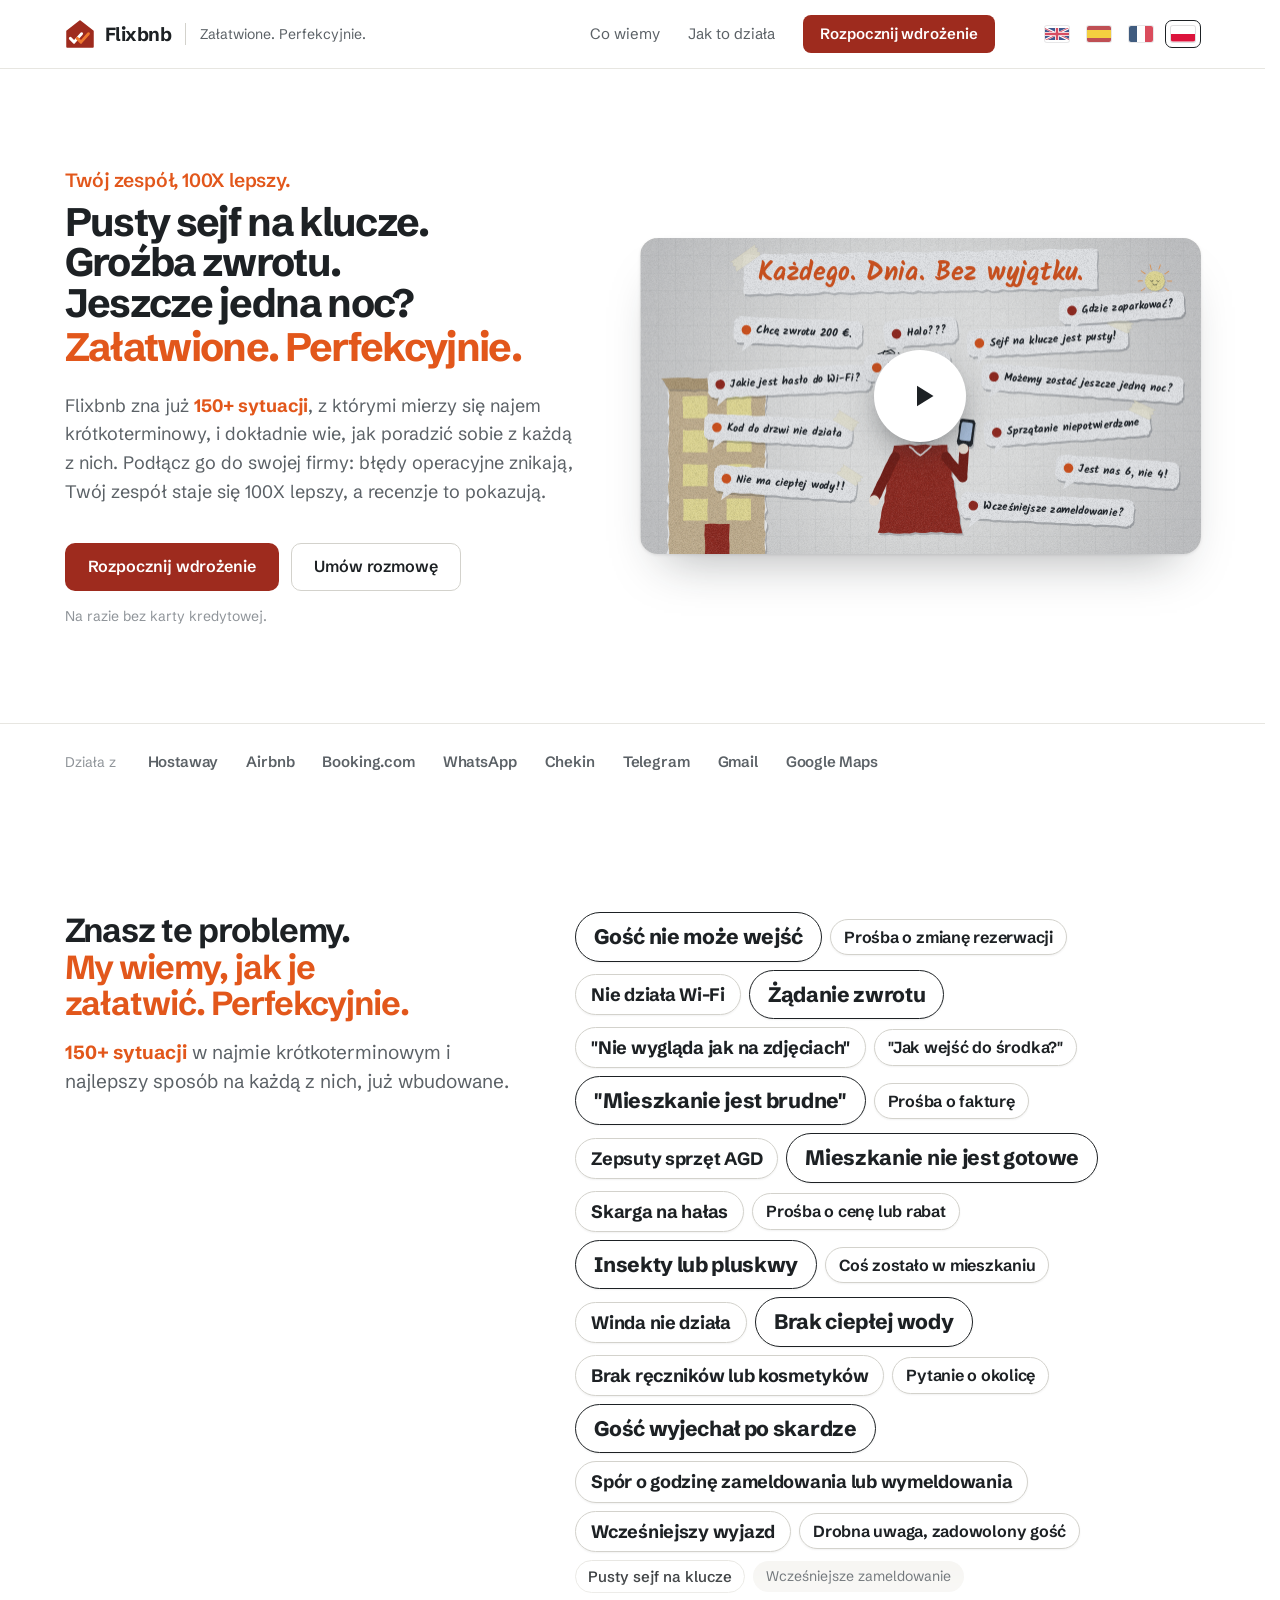
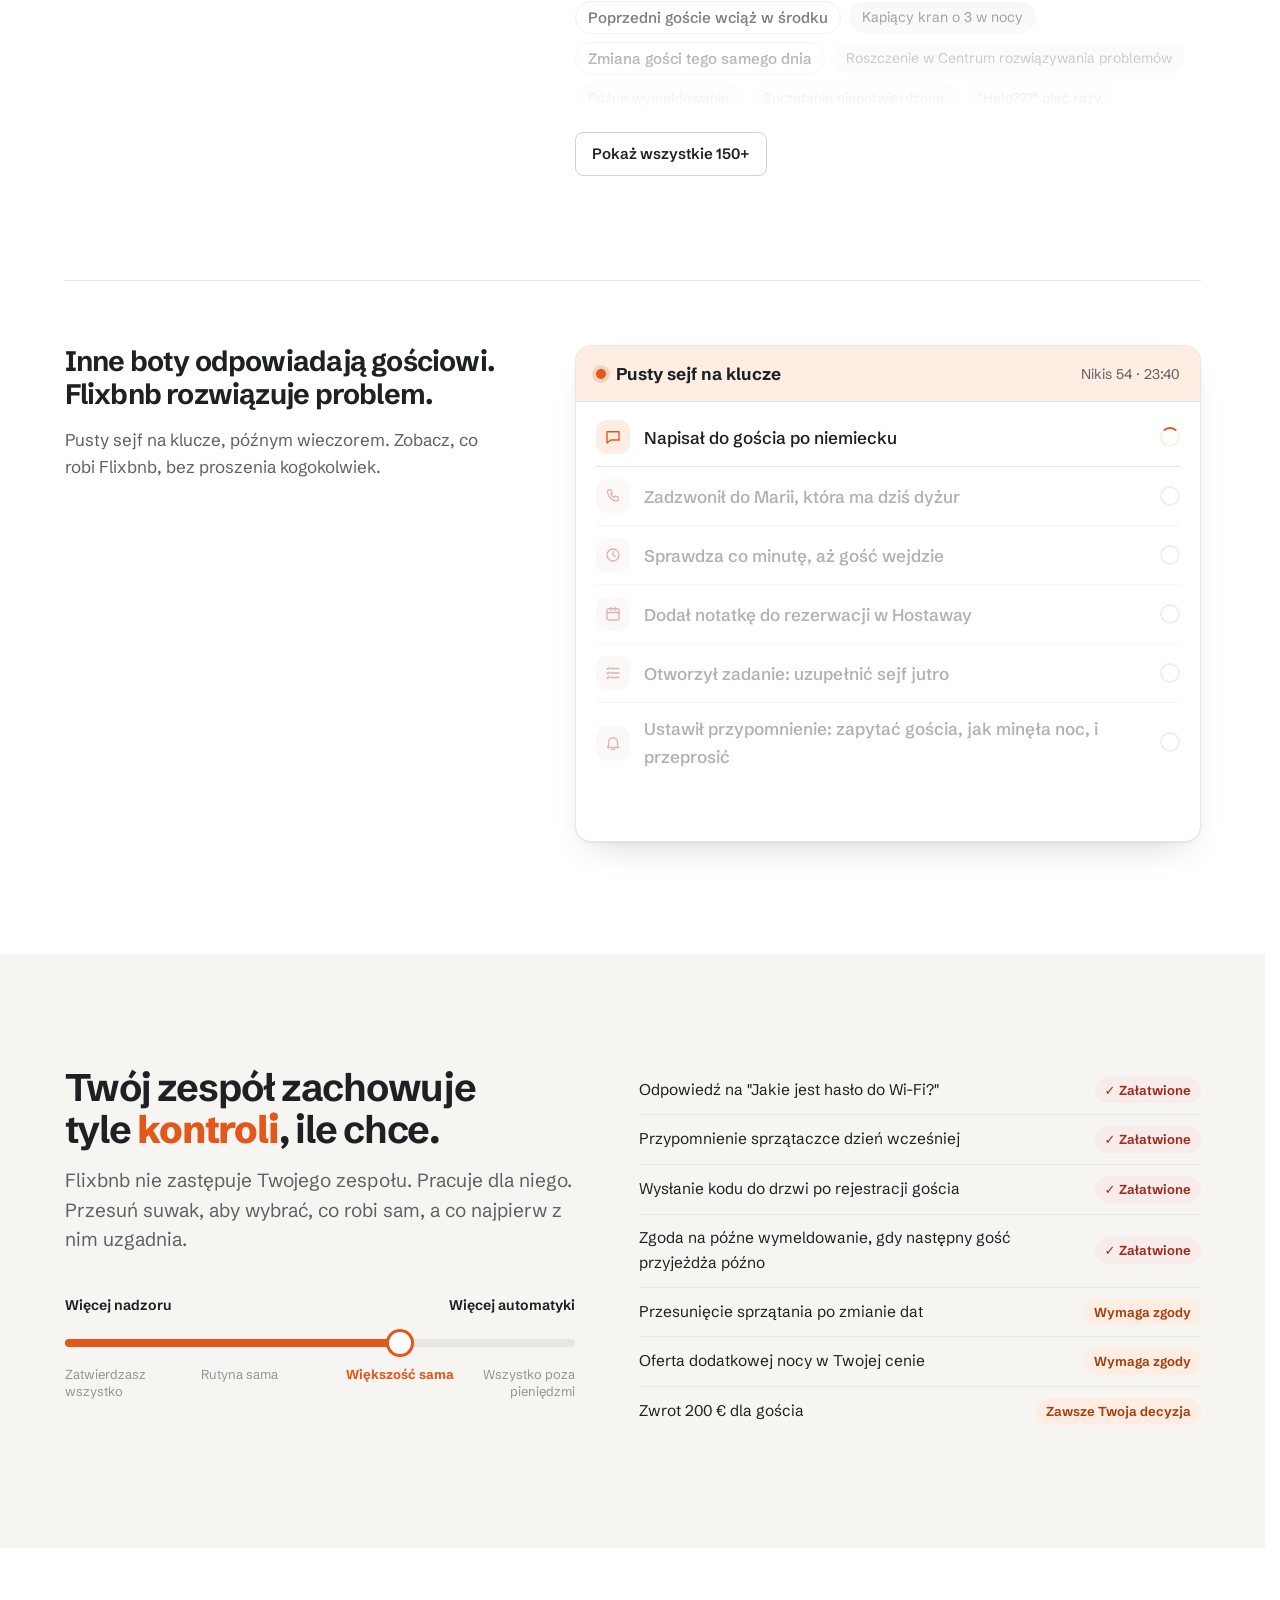
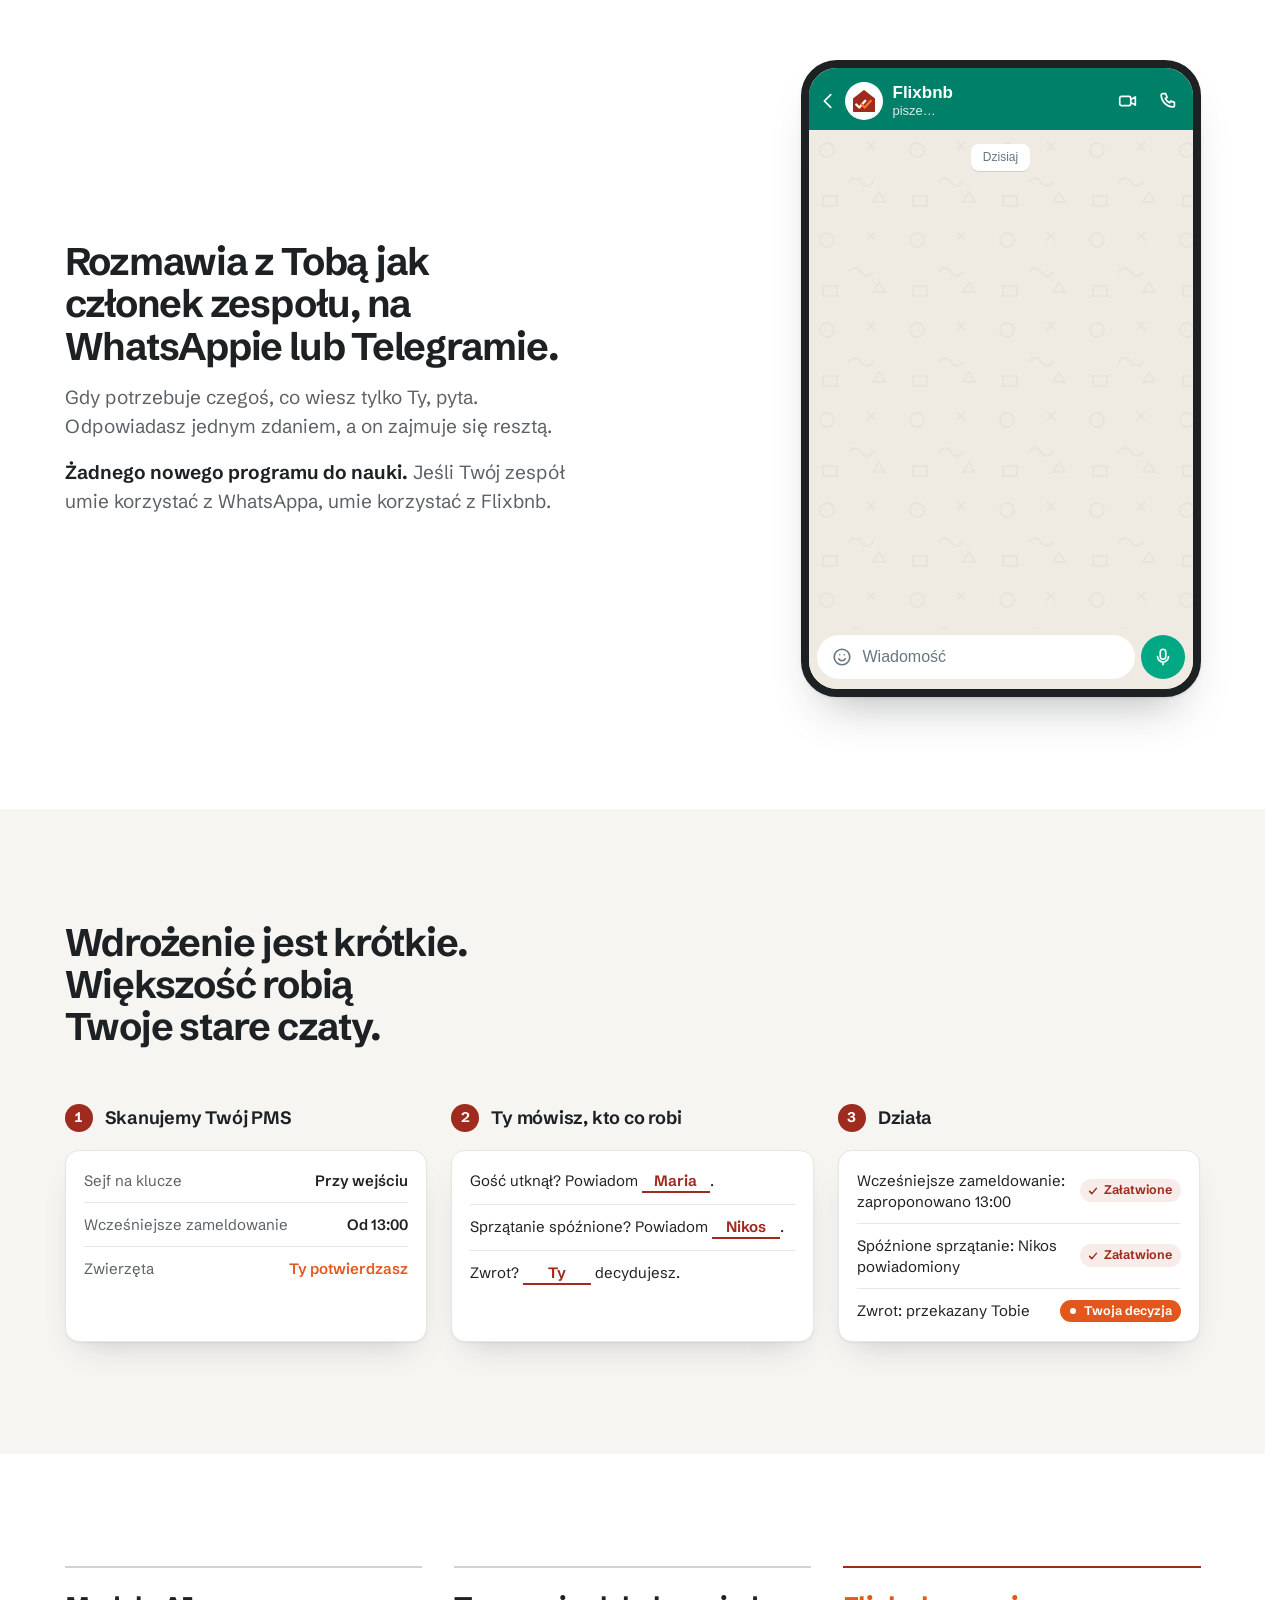
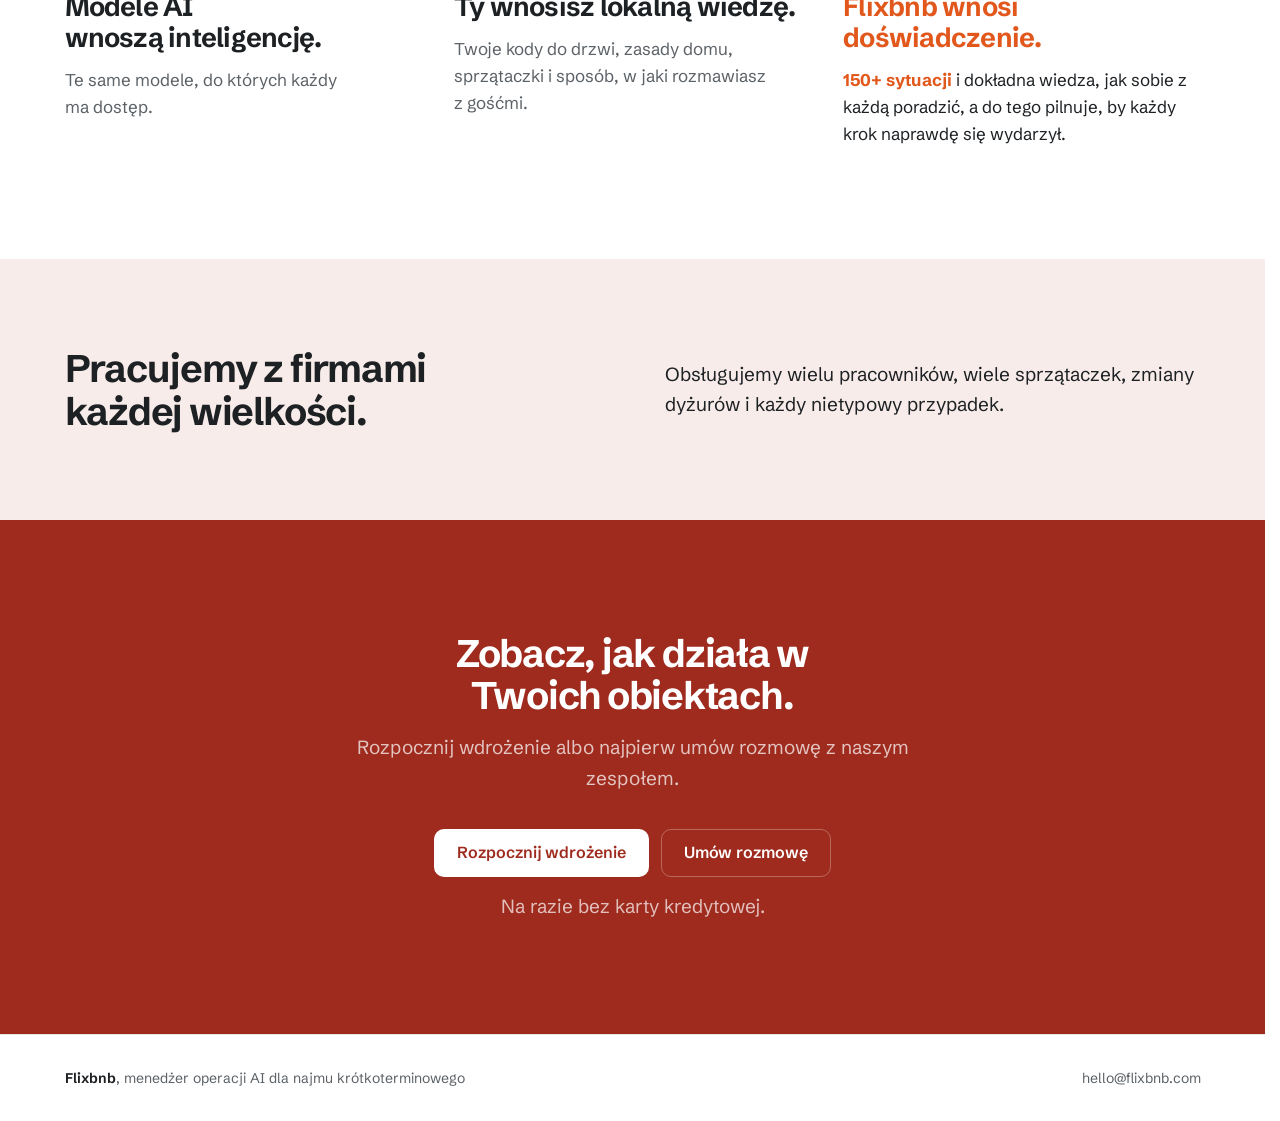
<file: pl/index.html>
<!DOCTYPE html>
<html lang="pl">
<head>
  <meta charset="UTF-8" />
  <meta name="viewport" content="width=device-width, initial-scale=1.0" />
  <title>Flixbnb · Menedżer operacji AI dla najmu krótkoterminowego</title>
  <meta name="description" content="Flixbnb to menedżer operacji AI dla najmu krótkoterminowego. Połączony z Twoimi gośćmi, zespołem i systemem PMS, wie, jak prowadzić biznes najmu krótkoterminowego, a Twojemu zespołowi zostawia tylko decyzje." />

  <link rel="preconnect" href="https://fonts.googleapis.com" />
  <link rel="preconnect" href="https://fonts.gstatic.com" crossorigin />
  <link href="https://fonts.googleapis.com/css2?family=Kalam:wght@400;700&family=Schibsted+Grotesk:wght@400..800&display=swap" rel="stylesheet" />

  <link rel="icon" type="image/svg+xml" href="/favicon.svg?v=2" />
  <link rel="icon" type="image/png" sizes="32x32" href="/favicon-32.png?v=2" />
  <link rel="icon" type="image/png" sizes="192x192" href="/icon-192.png?v=2" />
  <link rel="apple-touch-icon" href="/apple-touch-icon.png?v=2" />
  <link rel="alternate" hreflang="en" href="https://flixbnb.com/" />
  <link rel="alternate" hreflang="es" href="https://flixbnb.com/es/" />
  <link rel="alternate" hreflang="fr" href="https://flixbnb.com/fr/" />
  <link rel="alternate" hreflang="pl" href="https://flixbnb.com/pl/" />
  <link rel="alternate" hreflang="x-default" href="https://flixbnb.com/" />
  <link rel="stylesheet" href="/styles.css?v=20261127a" />
  <script>window.FLX_T = {"Show all 150+": "Pokaż wszystkie 150+", "Show fewer": "Pokaż mniej", "Start onboarding": "Rozpocznij wdrożenie", "Schedule a call": "Umów rozmowę", "Enter a phone number, with the country code.": "Wpisz numer telefonu z kierunkowym kraju.", "Fill in your company name, a valid email and a phone number.": "Podaj nazwę firmy, poprawny e-mail i numer telefonu.", "Your details weren't sent. Try again, or email ": "Twoje dane nie zostały wysłane. Spróbuj ponownie albo napisz na ", "Pause": "Pauza", "Play": "Odtwórz", "Play the film again": "Odtwórz film ponownie", "Play the film, with sound": "Odtwórz film z dźwiękiem", "Mute": "Wycisz", "Unmute": "Włącz dźwięk", "Exit full screen": "Wyjdź z pełnego ekranu", "Full screen": "Pełny ekran", "Handled": "Załatwione", "Needs approval": "Wymaga zgody", "Always your call": "Zawsze Twoja decyzja", "Lockbox is empty!": "Sejf na klucze jest pusty!", "Can we stay one more night?": "Możemy zostać jeszcze jedną noc?", "I want €200 back.": "Chcę zwrotu 200 €.", "What's the Wi-Fi password?": "Jakie jest hasło do Wi-Fi?", "We're 6, not 4!": "Jest nas 6, nie 4!", "Door code doesn't work": "Kod do drzwi nie działa", "Hello???": "Halo???", "Early check-in?": "Wcześniejsze zameldowanie?", "No hot water!!": "Nie ma ciepłej wody!!", "Where do we park?": "Gdzie zaparkować?", "Hello?????": "Halo?????", "Running short-term rentals?": "Prowadzisz najem krótkoterminowy?", "Every. Single. Day.": "Każdego. Dnia. Bez wyjątku.", "Refund threat": "Groźba zwrotu", "Bedbugs": "Pluskwy", "Extra guests": "Dodatkowi goście", "Key not returned": "Klucz niezwrócony", "Noisy neighbours": "Głośni sąsiedzi", "Wrong door code": "Zły kod do drzwi", "Cleaner late": "Sprzątanie spóźnione", "Bad review": "Zła recenzja", "Smart lock dead": "Padł inteligentny zamek", "Where to park?": "Gdzie parkować?", "Extra night": "Dodatkowa noc", "Pets allowed?": "Zwierzęta dozwolone?", "Missing towels": "Brak ręczników", "Brown water": "Brązowa woda", "Gas smell": "Zapach gazu", "Crib request": "Prośba o łóżeczko", "Elevator out": "Winda stoi", "Paying in cash": "Płatność gotówką", "Mid-stay cancel": "Rezygnacja w trakcie", "Not registered": "Niezarejestrowany", "Leaking tap": "Cieknący kran", "Second key": "Drugi klucz", "Cleaner no-show": "Sprzątaczka nie przyszła", "Booking pending": "Rezerwacja oczekuje", "Lights out": "Brak światła", "\"Hello???\"": "\"Halo???\"", "Owner visit": "Wizyta właściciela", "situations every rental runs into.": "sytuacji, które zna każdy wynajem.", "Guests": "Goście", "Your PMS": "Twój PMS", "the AI operations manager for short-term rentals": "menedżer operacji AI dla najmu krótkoterminowego", "Connected to your guests, your team and your PMS.": "Połączony z gośćmi, zespołem i Twoim PMS.", "It already|knows what|to do.": "Już wie,|co trzeba|zrobić.", "Extra night request": "Prośba o dodatkową noc", "Cleaner running late": "Sprzątaczka się spóźnia", "Wrong door code sent": "Wysłany zły kod do drzwi", "Guest wants €200 back": "Gość chce zwrotu 200 €", "Pay or dispute?": "Zapłacić czy się odwołać?", "The power's out in Nikis 54. Where's the fuse box?": "W Nikis 54 nie ma prądu. Gdzie są bezpieczniki?", "Got it. Telling the guest now.": "Jasne. Już piszę do gościa.", "Power's back. The guest is all good.": "Prąd wrócił. U gościa wszystko OK.", "It only asks|what only you|know.": "Pyta tylko|o to, co wiesz|tylko Ty.", "Right in WhatsApp or Telegram.": "Prosto na WhatsAppie lub Telegramie.", "10x less time": "10x mniej czasu", "10x better quality": "10x lepsza jakość", "Your team gets": "Twój zespół jest", "better.": "lepszy.", "Handled.": "Załatwione.", "Lockbox empty": "Pusty sejf na klucze", "Late checkout": "Późne wymeldowanie", "Same-day turnover": "Zmiana gości tego samego dnia", "No hot water": "Brak ciepłej wody", "Wi-Fi down": "Nie działa Wi-Fi", "Delayed flight": "Opóźniony lot", "Damage claim": "Roszczenie za szkody", "Left something behind": "Coś zostało w mieszkaniu", "Early check-in": "Wcześniejsze zameldowanie", "Invoice request": "Prośba o fakturę", "Guest not answering": "Gość nie odpowiada", "AC not working": "Nie działa klimatyzacja", "Bags after checkout": "Bagaże po wymeldowaniu", "Cleaner hasn't confirmed": "Sprzątanie niepotwierdzone", "15 minutes later": "15 minut później", "Behind the curtain, left of the shower door.": "Za zasłoną, na lewo od drzwi prysznica.", "Your team": "Twój zespół", "Your call": "Twoja decyzja", "Lockbox empty.": "Pusty sejf na klucze.", "Refund threat.": "Groźba zwrotu.", "Extra night request.": "Jeszcze jedna noc?", "Send by email instead": "Wyślij e-mailem"};</script>
</head>
<body>

  <!-- NAV -->
  <header class="nav">
    <div class="wrap">
      <a href="#top" class="brand">
        <svg class="brand-mark" viewBox="0 0 48 48" aria-hidden="true" width="24" height="24"><path d="M24 3.5 L44.5 19.5 L44.5 44.5 L3.5 44.5 L3.5 19.5 Z" fill="#9E2B1E" stroke="#9E2B1E" stroke-width="3" stroke-linejoin="round"/><path d="M8.5 31 L14.5 37 L26.5 23.5" fill="none" stroke="#fff" stroke-width="4.6" stroke-linecap="round" stroke-linejoin="round"/><path d="M19.5 31 L25.5 37 L37.5 23.5" fill="none" stroke="#F0782F" stroke-width="4.6" stroke-linecap="round" stroke-linejoin="round"/></svg>
        <span class="brand-name">Flixbnb</span>
        <span class="brand-line">Załatwione. Perfekcyjnie.</span>
      </a>
      <nav class="nav-links" aria-label="Główna">
        <a href="#knows">Co wiemy</a>
        <a href="#setup">Jak to działa</a>
        <a href="mailto:hello@flixbnb.com?subject=Start%20onboarding" class="btn btn-small" data-lead="onboarding">Rozpocznij wdrożenie</a>
      </nav>
      <nav class="langs" aria-label="Język">
        <a href="/" hreflang="en" lang="en" title="English"><svg viewBox="0 0 60 30" width="24" height="16" aria-hidden="true"><clipPath id="uk-c"><path d="M0 0v30h60V0z"/></clipPath><clipPath id="uk-t"><path d="M30 15h30v15zv15H0zH0V0zV0h30z"/></clipPath><g clip-path="url(#uk-c)"><path d="M0 0v30h60V0z" fill="#012169"/><path d="M0 0l60 30m0-30L0 30" stroke="#fff" stroke-width="6"/><path d="M0 0l60 30m0-30L0 30" clip-path="url(#uk-t)" stroke="#C8102E" stroke-width="4"/><path d="M30 0v30M0 15h60" stroke="#fff" stroke-width="10"/><path d="M30 0v30M0 15h60" stroke="#C8102E" stroke-width="6"/></g></svg><span class="visually-hidden">English</span></a>
        <a href="/es/" hreflang="es" lang="es" title="Español"><svg viewBox="0 0 3 2" width="24" height="16" aria-hidden="true"><path fill="#AA151B" d="M0 0h3v2H0z"/><path fill="#F1BF00" d="M0 .5h3v1H0z"/></svg><span class="visually-hidden">Español</span></a>
        <a href="/fr/" hreflang="fr" lang="fr" title="Français"><svg viewBox="0 0 3 2" width="24" height="16" aria-hidden="true"><path fill="#002654" d="M0 0h1v2H0z"/><path fill="#fff" d="M1 0h1v2H1z"/><path fill="#CE1126" d="M2 0h1v2H2z"/></svg><span class="visually-hidden">Français</span></a>
        <a href="/pl/" hreflang="pl" lang="pl" class="is-on" aria-current="page" title="Polski"><svg viewBox="0 0 8 5" width="24" height="16" aria-hidden="true"><path fill="#fff" d="M0 0h8v2.5H0z"/><path fill="#DC143C" d="M0 2.5h8V5H0z"/></svg><span class="visually-hidden">Polski</span></a>
      </nav>
    </div>
  </header>

  <main>

    <!-- HERO -->
    <section class="hero" id="top">
      <div class="wrap hero-grid">
        <div class="hero-copy">
          <a class="video-cue" href="#film"><span class="video-cue-play" aria-hidden="true"><svg viewBox="0 0 24 24" width="24" height="24"><path d="M9 6.5v11L18 12z"/></svg></span>Obejrzyj 1-minutowy film</a>
          <p class="kicker">Twój zespół, 100X lepszy.</p>
          <h1><span class="line">Pusty sejf na klucze.</span> <span class="line">Groźba zwrotu.</span> <span class="line">Jeszcze jedna noc?</span> <span class="h1-you">Załatwione. Perfekcyjnie.</span></h1>
          <p class="lede">Flixbnb zna już <strong class="hl">150+ sytuacji</strong>, z którymi mierzy się najem krótkoterminowy, i dokładnie wie, jak poradzić sobie z każdą z nich. Podłącz go do swojej firmy: błędy operacyjne znikają, Twój zespół staje się 100X lepszy, a recenzje to pokazują.</p>
          <div class="actions">
            <a href="mailto:hello@flixbnb.com?subject=Start%20onboarding" class="btn" data-lead="onboarding">Rozpocznij wdrożenie</a>
            <a href="mailto:hello@flixbnb.com?subject=Schedule%20a%20call" class="btn btn-ghost" data-lead="call">Umów rozmowę</a>
          </div>
          <p class="cta-note">Na razie bez karty kredytowej.</p>
        </div>

        <div class="hero-film" id="film">
          <div class="film" data-state="idle" aria-describedby="film-story">
            <canvas aria-hidden="true"></canvas>
            <button type="button" class="film-close" aria-label="Wyjdź z pełnego ekranu"><svg viewBox="0 0 24 24" aria-hidden="true" width="24" height="24"><path d="M6 6l12 12M18 6L6 18"/></svg></button>
            <button type="button" class="film-play" aria-label="Odtwórz film z dźwiękiem">
              <svg viewBox="0 0 24 24" aria-hidden="true" width="24" height="24"><path d="M8 5.2v13.6L19 12z" /></svg>
            </button>
            <div class="film-bar">
              <button type="button" class="film-btn film-toggle" aria-label="Pauza">
                <svg class="i-pause" viewBox="0 0 24 24" aria-hidden="true" width="24" height="24"><path d="M8 5v14M16 5v14" /></svg>
                <svg class="i-play" viewBox="0 0 24 24" aria-hidden="true" width="24" height="24"><path d="M8 5.2v13.6L19 12z" /></svg>
              </button>
              <input class="film-seek" type="range" min="0" max="55" step="0.05" value="0" aria-label="Pozycja w filmie" />
              <button type="button" class="film-btn film-mute" aria-pressed="false" aria-label="Wycisz">
                <svg class="i-sound" viewBox="0 0 24 24" aria-hidden="true" width="24" height="24"><path d="M4 9.5h3.5L12 6v12l-4.5-3.5H4zM15.5 9a4 4 0 0 1 0 6M18 6.5a7.5 7.5 0 0 1 0 11" /></svg>
                <svg class="i-muted" viewBox="0 0 24 24" aria-hidden="true" width="24" height="24"><path d="M4 9.5h3.5L12 6v12l-4.5-3.5H4zM16 9.5l5 5M21 9.5l-5 5" /></svg>
              </button>
              <button type="button" class="film-btn film-full" aria-label="Pełny ekran">
                <svg viewBox="0 0 24 24" aria-hidden="true" width="24" height="24"><path d="M4 9V4h5M15 4h5v5M20 15v5h-5M9 20H4v-5" /></svg>
              </button>
            </div>
          </div>
          <p class="visually-hidden" id="film-story">Film: w najmie krótkoterminowym, każdego dnia, gospodarz tonie w wiadomościach od gości, od pustego sejfu na klucze po żądanie zwrotu, a potem w 150+ karteczkach ze wszystkim, co spotyka wynajem. Strona rozdziera się i pojawia się Flixbnb, połączony z gośćmi, zespołem i systemem PMS. Żółta lista się odhacza: pusty sejf, dodatkowa noc, spóźnione sprzątanie, zmiana gości tego samego dnia i zły kod do drzwi są załatwione, a do Ciebie trafia tylko zwrot 200 €. Na czacie Flixbnb pyta, gdzie jest skrzynka z bezpiecznikami, dostaje odpowiedź w jednym zdaniu i melduje, że prąd wrócił. Twój zespół staje się 100X lepszy. Pusty sejf na klucze. Groźba zwrotu pieniędzy. Prośba o dodatkową noc. Załatwione. flixbnb.com.</p>
        </div>
      </div>
      <div class="hero-foot">
        <div class="wrap">
          <p class="hero-foot-lbl">Działa z</p>
          <ul class="connectors" aria-label="Działa z">
            <li>Hostaway</li>
            <li>Airbnb</li>
            <li>Booking.com</li>
            <li>WhatsApp</li>
            <li>Chekin</li>
            <li>Telegram</li>
            <li>Gmail</li>
            <li>Google Maps</li>
          </ul>
        </div>
      </div>
    </section>

    <!-- YOU KNOW THESE PROBLEMS. WE KNOW THE ANSWERS. -->
    <section class="section knows" id="knows">
      <div class="wrap">
        <div class="knows-grid">
          <div class="knows-head">
            <h2><span class="line">Znasz te problemy.</span> <span class="line h2-answer">My wiemy, jak je załatwić. Perfekcyjnie.</span></h2>
            <p class="lede"><strong class="hl">150+ sytuacji</strong> w najmie krótkoterminowym i najlepszy sposób na każdą z nich, już wbudowane.</p>
          </div>
          <div class="cloud-wrap">
            <ul class="cloud" id="cloud" aria-label="Sytuacje, z którymi Flixbnb umie sobie radzić">
            <li class="k1">Gość nie może wejść</li>
            <li class="k3">Prośba o zmianę rezerwacji</li>
            <li class="k2">Nie działa Wi-Fi</li>
            <li class="k1">Żądanie zwrotu</li>
            <li class="k2">"Nie wygląda jak na zdjęciach"</li>
            <li class="k3">"Jak wejść do środka?"</li>
            <li class="k1">"Mieszkanie jest brudne"</li>
            <li class="k3">Prośba o fakturę</li>
            <li class="k2">Zepsuty sprzęt AGD</li>
            <li class="k1">Mieszkanie nie jest gotowe</li>
            <li class="k2">Skarga na hałas</li>
            <li class="k3">Prośba o cenę lub rabat</li>
            <li class="k1">Insekty lub pluskwy</li>
            <li class="k3">Coś zostało w mieszkaniu</li>
            <li class="k2">Winda nie działa</li>
            <li class="k1">Brak ciepłej wody</li>
            <li class="k2">Brak ręczników lub kosmetyków</li>
            <li class="k3">Pytanie o okolicę</li>
            <li class="k1">Gość wyjechał po skardze</li>
            <li class="k2">Spór o godzinę zameldowania lub wymeldowania</li>
            <li class="k2">Wcześniejszy wyjazd</li>
            <li class="k3">Drobna uwaga, zadowolony gość</li>
            <li class="b-l">Pusty sejf na klucze</li>
            <li>Wcześniejsze zameldowanie</li>
            <li class="b-l">Poprzedni goście wciąż w środku</li>
            <li>Kapiący kran o 3 w nocy</li>
            <li class="b-l">Zmiana gości tego samego dnia</li>
            <li>Roszczenie w Centrum rozwiązywania problemów</li>
            <li>Późne wymeldowanie</li>
            <li>Sprzątanie niepotwierdzone</li>
            <li>"Halo???" pięć razy</li>
            <li>Roszczenie za szkody</li>
            <li>Opóźniony lot</li>
            <li>Przygotowane dla 4, przyjeżdża 6</li>
            <li class="b-l">Sprzątanie się opóźnia</li>
            <li class="b-l">Wysłany zły kod do drzwi</li>
            <li class="b-l">Zapach gazu lub wyciek</li>
            <li class="b-l">Nikogo na dyżurze</li>
            <li>Ta sama skarga przy każdym pobycie</li>
            <li>AI podaje złe miasto</li>
            <li>Zdjęcia paszportów dla budynku</li>
            <li>Gdzie jest ekipa sprzątająca?</li>
            <li class="b-l">Gość musi się wyprowadzić na jedną noc</li>
            <li>Telefon dzwoni do osoby po dyżurze</li>
            <li>Nieznany numer</li>
            <li>Gdy AI przestaje działać</li>
            <li class="b-l">Termin wsparcia platformy</li>
            <li>Prośba o łóżeczko lub krzesełko</li>
            <li>Zmiana dat przez Booking.com</li>
            <li>"O której przyjeżdżają?"</li>
            <li>Potrzebna zgoda właściciela</li>
            <li>Robotyczne wiadomości</li>
            <li>Odwołana, ale plany wciąż w toku</li>
            <li>"Czy ten WhatsApp to oszustwo?"</li>
            <li>AI powtarza błąd</li>
            <li>Przedłużenie pobytu</li>
            <li>Zapomniane łóżeczko lub sofa</li>
            <li>Nowa sprzątaczka nie może znaleźć mieszkania</li>
            <li class="b-l">Rezerwacja przeszła w oczekującą i z powrotem</li>
            <li>Nie działa klimatyzacja</li>
            <li>"Naprawione", ale dalej zepsute</li>
            <li>Bagaże po wymeldowaniu</li>
            <li>Jednonocne pobyty po cichu zablokowane</li>
            <li>Gość nie przeczytał instrukcji</li>
            <li>Zespół nie może się zalogować do aplikacji</li>
            <li>Stare jedzenie w lodówce</li>
            <li>Która sprzątaczka powoduje skargi</li>
            <li>Zapomniana godzina wymeldowania</li>
            <li>WhatsApp po cichu nie działa</li>
            <li>Niezadowolony gość, który milczy</li>
            <li>Stare hasło do Wi-Fi w ogłoszeniu</li>
            <li>Klucz zabrany z sejfu</li>
            <li>AI utknęła, nikt nie wie dlaczego</li>
            <li>Numer rezerwacji na zdjęciu</li>
            <li>Ustalenie terminu naprawy</li>
            <li class="b-l">Sprzątaczka wchodzi do gościa</li>
            <li>Skarga do Booking.com</li>
            <li>Naprawa z gościem w środku</li>
            <li>Wiadomość z nieznanego numeru</li>
            <li>Pytania przed rezerwacją</li>
            <li>Odpowiedź na złą recenzję</li>
            <li>Rezerwacja zmieniona po ustaleniu sprzątania</li>
            <li>Niejasne wiadomości do zespołu</li>
            <li>Za dużo alertów</li>
            <li>Zadanie, którego nikt nie wziął</li>
            <li>Recenzje tylko od zadowolonych gości</li>
            <li>Gość pisze w innym języku</li>
            <li>Zatwierdzona wiadomość zmieniona</li>
            <li>Nowy kod do drzwi, którego nikt nie zaktualizował</li>
            <li class="b-l">Przyjazd w nocy, nikogo na miejscu</li>
            <li>Link do zameldowania się nie otwiera</li>
            <li>Wiadomości zespołu bez odpowiedzi</li>
            <li>Pytanie ukryte w "dziękuję"</li>
            <li>Zdjęcia w czacie Booking.com</li>
            <li>Przyjazd o północy, zła noc</li>
            <li>Prośba o bezpłatne anulowanie</li>
            <li>AI twierdzi, że coś zrobiła, a nie zrobiła</li>
            <li class="b-l">Gość nie może znaleźć sejfu na klucze</li>
            <li class="b-l">Aplikacja inteligentnego zamka nie działa</li>
            <li>Zapomniana obietnica</li>
            <li>Polecane restauracje i parking</li>
            <li>"Wolę maila"</li>
            <li>Właściciel nocuje we własnym mieszkaniu</li>
            <li>Gość jeszcze niezarejestrowany</li>
            <li>Sprzątaczki, które nie mówią po angielsku</li>
            <li>Gość rezygnuje w trakcie pobytu</li>
            <li class="b-l">Brązowa woda z kranu</li>
            <li>Trzy wiadomości zamiast jednej</li>
            <li>Tłumaczenie zmienia sens</li>
            <li>Wiadomości AI, których nikt nie sprawdził</li>
            <li>"Gotowe", choć nie jest</li>
            <li>Sprzątanie nieoznaczone jako rozpoczęte</li>
            <li>Wcześniejszy wyjazd, sprzątanie na starą godzinę</li>
            <li>Otwarty problem wzięty za "wszystko OK"</li>
            <li class="b-l">Prawdziwy nagły wypadek</li>
            <li>Kod do drzwi tydzień za wcześnie</li>
            <li>Jak powinno wyglądać mieszkanie</li>
            <li>Wypłata zwrotu</li>
            <li class="b-l">Sprzątaczka pod drzwiami za wcześnie</li>
            <li class="b-l">Nie przydzielono sprzątania</li>
            <li>Jak naprawdę minął pobyt</li>
            <li>Zespół obudzony bez powodu</li>
            <li>Prośba o drugi klucz</li>
            <li>Technik się nie pojawił</li>
            <li>Notatka wewnętrzna wysłana do gościa</li>
            <li>Gość nie odpowiada</li>
            <li>Odpowiedź wysłana za późno</li>
            <li>Podziękowanie za każdą recenzję na 5 gwiazdek</li>
            <li>Cisza aż do przyjazdu</li>
            <li>Targowanie się o cenę</li>
            <li>Wiadomość nigdy niewysłana</li>
            <li>"Nikt nie sprzątał w czasie naszego pobytu"</li>
            <li>AI zakłada, że gość to przeczytał</li>
            <li class="b-l">Przeoczony nagły wypadek, system nie działa</li>
            <li>Nieznana godzina przyjazdu</li>
            <li>AI wymyśla zasadę</li>
            <li>Płatność później, gotówką</li>
            <li>Klucz niezwrócony</li>
            <li>Oferowanie czegoś za recenzję</li>
            <li>Późne wymeldowanie zatwierdzone przez pomyłkę</li>
            <li>Przedłużenie: sprzątać czy nie?</li>
            <li class="b-l">Klucz zatrzaśnięty w środku</li>
            <li>"Czy ktoś nas przywita?"</li>
            <li>Nieopłacona rezerwacja bezpośrednia</li>
            <li>Spóźniona prośba właściciela o sprzątanie</li>
            <li>Dane wejścia przed rejestracją</li>
            <li>Zaproszenie do zamka bez adresu e-mail</li>
            <li>To samo zlecenie wysłane dwa razy</li>
            <li>Drobny problem o 2 w nocy</li>
            <li>AI zatwierdza zwrot</li>
            <li>Dodatkowi goście</li>
            <li>Problem z pierwszej nocy, którego nikt nie zgłosił</li>
            <li>Zbyt ostrożna AI</li>
            <li>Zapomniany rabat</li>
            <li>Szkoda "zobaczona" na niewinnym zdjęciu</li>
            <li>Parkowanie po wymeldowaniu</li>
            <li>Usterka, która może poczekać</li>
            <li>Za dużo powiedziane w sporze</li>
            <li>Zgubione maile od wsparcia platformy</li>
            </ul>
            <button type="button" class="cloud-more" aria-controls="cloud" aria-expanded="true" hidden>Pokaż wszystkie 150+</button>
          </div>
        </div>

        <div class="answers">
          <div class="answers-head">
            <h3>Inne boty odpowiadają gościowi. Flixbnb rozwiązuje problem.</h3>
            <p class="answers-example">Pusty sejf na klucze, późnym wieczorem. Zobacz, co robi Flixbnb, bez proszenia kogokolwiek.</p>
          </div>
          <figure class="actlog" aria-label="Przykład: co Flixbnb robi z pustym sejfem na klucze">
            <div class="actlog-head"><span class="actlog-alert" aria-hidden="true"></span><b>Pusty sejf na klucze</b><span>Nikis 54 · 23:40</span></div>
            <ol class="actlog-list">
              <li class="act"><span class="act-ico"><svg viewBox="0 0 24 24" aria-hidden="true" width="24" height="24"><path d="M4 5h16v11H9l-5 4z"/></svg></span><span class="act-what">Napisał do gościa po niemiecku</span><span class="act-st"><span class="act-time">23:41</span></span></li>
              <li class="act"><span class="act-ico"><svg viewBox="0 0 24 24" aria-hidden="true" width="24" height="24"><path d="M6.5 4h3l1.5 4-2 1.2a10 10 0 0 0 4.8 4.8L15 12l4 1.5v3A2 2 0 0 1 17 18.5 13.5 13.5 0 0 1 4.5 6 2 2 0 0 1 6.5 4z"/></svg></span><span class="act-what">Zadzwonił do Marii, która ma dziś dyżur</span><span class="act-st"><span class="act-time">23:41</span></span></li>
              <li class="act"><span class="act-ico"><svg viewBox="0 0 24 24" aria-hidden="true" width="24" height="24"><circle cx="12" cy="12" r="8"/><path d="M12 7.5V12l3 2"/></svg></span><span class="act-what">Sprawdza co minutę, aż gość wejdzie</span><span class="act-st"><span class="act-time">23:52</span></span></li>
              <li class="act"><span class="act-ico"><svg viewBox="0 0 24 24" aria-hidden="true" width="24" height="24"><rect x="4" y="5" width="16" height="15" rx="2"/><path d="M4 10h16M9 3v4M15 3v4"/></svg></span><span class="act-what">Dodał notatkę do rezerwacji w Hostaway</span><span class="act-st"><span class="act-time">23:53</span></span></li>
              <li class="act"><span class="act-ico"><svg viewBox="0 0 24 24" aria-hidden="true" width="24" height="24"><path d="M9 6h11M9 12h11M9 18h11M4 6l1 1 2-2M4 12l1 1 2-2M4 18l1 1 2-2"/></svg></span><span class="act-what">Otworzył zadanie: uzupełnić sejf jutro</span><span class="act-st"><span class="act-time">23:53</span></span></li>
              <li class="act"><span class="act-ico"><svg viewBox="0 0 24 24" aria-hidden="true" width="24" height="24"><path d="M6 16V11a6 6 0 0 1 12 0v5l1.5 2h-15zM10 20.5h4"/></svg></span><span class="act-what">Ustawił przypomnienie: zapytać gościa, jak minęła noc, i przeprosić</span><span class="act-st"><span class="act-time">08:30</span></span></li>
            </ol>
            <div class="actlog-foot"><span class="actlog-done">✓ Załatwione.</span> Gość w środku o 23:52.</div>
          </figure>
          <script>
            // The actions run one after another once the log is on screen: each one spins, then gets its tick.
            (function () {
              if (window.matchMedia('(prefers-reduced-motion: reduce)').matches) return;
              var log = document.querySelector('.actlog');
              var rows = Array.prototype.slice.call(log.querySelectorAll('.act'));
              log.classList.add('is-waiting');
              rows.forEach(function (r) { r.dataset.state = 'queued'; });
              function play() {
                var t = 400;
                rows.forEach(function (r, i) {
                  setTimeout(function () { r.dataset.state = 'running'; }, t);
                  t += i === 2 ? 2200 : 900;
                  setTimeout(function () { r.dataset.state = 'done'; }, t);
                  t += 150;
                });
                setTimeout(function () { log.classList.remove('is-waiting'); }, t + 200);
              }
              new IntersectionObserver(function (entries, obs) {
                if (!entries[0].isIntersecting) return;
                obs.disconnect();
                play();
              }, { threshold: 0.45 }).observe(log);
            })();
          </script>
        </div>
      </div>
    </section>

    <!-- CONTROL: your team decides what is handled on its own -->
    <section class="section native" id="native">
      <div class="wrap">
        <!-- Control: one slider decides what Flixbnb does on its own and what it checks with your team first -->
        <div class="control">
          <div class="control-head">
            <h2>Twój zespół zachowuje tyle <span class="h2-hl">kontroli</span>, ile chce.</h2>
            <p>Flixbnb nie zastępuje Twojego zespołu. Pracuje dla niego. Przesuń suwak, aby wybrać, co robi sam, a co najpierw z nim uzgadnia.</p>
          </div>
          <div class="control-slider">
            <div class="control-ends" aria-hidden="true"><span>Więcej nadzoru</span><span>Więcej automatyki</span></div>
            <input type="range" id="control-level" min="0" max="3" step="1" value="2" aria-label="Ile Flixbnb robi sam" aria-valuetext="Most things on its own">
            <ol class="control-stops" aria-hidden="true">
              <li>Zatwierdzasz wszystko</li>
              <li>Rutyna sama</li>
              <li>Większość sama</li>
              <li>Wszystko poza pieniędzmi</li>
            </ol>
          </div>
          <ul class="control-list" aria-live="polite">
            <li data-at="1"><span class="control-what">Odpowiedź na "Jakie jest hasło do Wi-Fi?"</span><span class="control-st"></span></li>
            <li data-at="1"><span class="control-what">Przypomnienie sprzątaczce dzień wcześniej</span><span class="control-st"></span></li>
            <li data-at="2"><span class="control-what">Wysłanie kodu do drzwi po rejestracji gościa</span><span class="control-st"></span></li>
            <li data-at="2"><span class="control-what">Zgoda na późne wymeldowanie, gdy następny gość przyjeżdża późno</span><span class="control-st"></span></li>
            <li data-at="3"><span class="control-what">Przesunięcie sprzątania po zmianie dat</span><span class="control-st"></span></li>
            <li data-at="3"><span class="control-what">Oferta dodatkowej nocy w Twojej cenie</span><span class="control-st"></span></li>
            <li data-at="9"><span class="control-what">Zwrot 200 € dla gościa</span><span class="control-st"></span></li>
          </ul>
        </div>
        <script>
          // The control slider: each task is handled on its own once the slider reaches its level; the rest go to your team.
          (function () {
            var t = function (k) { return (window.FLX_T && window.FLX_T[k]) || k; };
            var range = document.getElementById('control-level');
            var items = Array.prototype.slice.call(document.querySelectorAll('.control-list li'));
            var stops = Array.prototype.slice.call(document.querySelectorAll('.control-stops li'));
            function update() {
              var v = +range.value;
              items.forEach(function (li) {
                var auto = v >= +li.dataset.at;
                li.dataset.state = auto ? 'auto' : 'you';
                li.querySelector('.control-st').textContent = t(auto ? 'Handled' : (li.dataset.at === '9' ? 'Always your call' : 'Needs approval'));
              });
              stops.forEach(function (s, i) { s.classList.toggle('is-on', i === v); });
              range.setAttribute('aria-valuetext', stops[v].textContent);
              range.style.setProperty('--fill', (v / 3 * 100) + '%');
            }
            range.addEventListener('input', update);
            stops.forEach(function (st, i) { st.addEventListener('click', function () { range.value = i; update(); }); });
            update();
          })();
        </script>
      </div>
    </section>

    <!-- IT WORKS IN CHAT: WHATSAPP OR TELEGRAM -->
    <section class="section in-chat" id="chat">
      <div class="wrap chat-grid">
        <div>
          <h2>Rozmawia z Tobą jak członek zespołu, na WhatsAppie lub Telegramie.</h2>
          <p class="lede">Gdy potrzebuje czegoś, co wiesz tylko Ty, pyta. Odpowiadasz jednym zdaniem, a on zajmuje się resztą.</p>
          <p class="lede no-app"><strong>Żadnego nowego programu do nauki.</strong> Jeśli Twój zespół umie korzystać z WhatsAppa, umie korzystać z Flixbnb.</p>
        </div>
        <figure class="chat wa" aria-label="Przykładowy czat WhatsApp z Flixbnb">
          <div class="wa-head">
            <svg class="wa-ico" viewBox="0 0 24 24" aria-hidden="true" width="24" height="24"><path d="M15 5l-7 7 7 7"/></svg>
            <span class="chat-avatar" aria-hidden="true"><img src="/favicon.svg" alt=""></span>
            <span class="wa-who"><span class="chat-name">Flixbnb</span><span class="wa-status"><span class="wa-online">online</span><span class="wa-typing">pisze…</span></span></span>
            <svg class="wa-ico" viewBox="0 0 24 24" aria-hidden="true" width="24" height="24"><rect x="3" y="7" width="12" height="10" rx="2"/><path d="M15 10.5l5-3v9l-5-3"/></svg>
            <svg class="wa-ico" viewBox="0 0 24 24" aria-hidden="true" width="24" height="24"><path d="M6.5 4h3l1.5 4-2 1.2a10 10 0 0 0 4.8 4.8L15 12l4 1.5v3A2 2 0 0 1 17 18.5 13.5 13.5 0 0 1 4.5 6 2 2 0 0 1 6.5 4z"/></svg>
          </div>
          <ol class="chat-msgs">
            <li class="wa-day" aria-hidden="true"><span>Dzisiaj</span></li>
            <li class="msg from-bot"><div class="bubble"><span class="sender">Flixbnb</span><p>W Nikis 54 nie ma prądu. Gdzie jest skrzynka z bezpiecznikami, żebym mógł powiedzieć gościowi, żeby sprawdził?</p><time>14:32</time></div></li>
            <li class="msg from-you"><div class="bubble"><span class="sender">Twój zespół</span><p>Za zasłoną, na lewo od drzwi prysznica.</p><time>14:33 <svg class="wa-read" viewBox="0 0 18 11" aria-label="przeczytane" width="24" height="24"><path d="M1 6l3 3 6.5-7.5M7.5 8.6L8 9l6.5-7.5"/></svg></time></div></li>
            <li class="msg from-bot"><div class="bubble"><span class="sender">Flixbnb</span><p>Jasne. Już piszę do gościa. Za jakieś 15 minut sprawdzę, czy wszystko w porządku, i dam znać, jeśli trzeba będzie więcej pomocy.</p><time>14:33</time></div></li>
            <li class="chat-gap"><span>15 minut później</span></li>
            <li class="msg from-bot"><div class="bubble"><span class="sender">Flixbnb</span><p>Prąd wrócił, u gościa wszystko w porządku ✅</p><time>14:48</time></div></li>
          </ol>
          <div class="wa-foot" aria-hidden="true">
            <span class="wa-input"><svg class="wa-ico" viewBox="0 0 24 24" width="24" height="24"><circle cx="12" cy="12" r="8.5"/><path d="M8.5 14a4 4 0 0 0 7 0M9.5 9.5h.01M14.5 9.5h.01"/></svg>Wiadomość</span>
            <span class="wa-mic"><svg viewBox="0 0 24 24" width="24" height="24"><rect x="9" y="3.5" width="6" height="11" rx="3"/><path d="M6 11.5a6 6 0 0 0 12 0M12 17.5v3"/></svg></span>
          </div>
        </figure>
        <script>
          // The chat plays out once it's on screen, the way WhatsApp shows it: "typing…" under the name, then the message.
          (function () {
            if (window.matchMedia('(prefers-reduced-motion: reduce)').matches) return;
            var chat = document.querySelector('.chat');
            var msgs = Array.prototype.slice.call(chat.querySelectorAll('.chat-msgs > li:not(.wa-day)'));
            msgs.forEach(function (m) { m.dataset.state = 'wait'; });
            function play() {
              var t = 300;
              msgs.forEach(function (m) {
                if (m.classList.contains('from-bot')) {
                  setTimeout(function () { chat.classList.add('is-typing'); }, t);
                  t += 1400;
                } else {
                  t += 900;
                }
                setTimeout(function () { chat.classList.remove('is-typing'); m.dataset.state = 'shown'; }, t);
                t += 700;
              });
            }
            new IntersectionObserver(function (entries, obs) {
              if (!entries[0].isIntersecting) return;
              obs.disconnect();
              play();
            }, { threshold: 0.5 }).observe(chat);
          })();
        </script>
      </div>
    </section>

    <!-- ONBOARDING -->
    <section class="section setup" id="setup">
      <div class="wrap">
        <h2>Wdrożenie jest krótkie. Większość robią Twoje stare czaty.</h2>

        <ol class="steps">
          <li>
            <h3>Skanujemy Twój PMS</h3>
            <dl class="demo facts" aria-label="Przykład: co znajduje skan">
              <div><dt>Sejf na klucze</dt><dd>Przy wejściu</dd></div>
              <div><dt>Wcześniejsze zameldowanie</dt><dd>Od 13:00</dd></div>
              <div class="ask"><dt>Zwierzęta</dt><dd>Ty potwierdzasz</dd></div>
            </dl>
          </li>
          <li>
            <h3>Ty mówisz, kto co robi</h3>
            <div class="demo who" aria-label="Przykład: kto co robi">
              <p>Gość utknął? Powiadom <span class="blank">Maria</span>.</p>
              <p>Sprzątanie spóźnione? Powiadom <span class="blank">Nikos</span>.</p>
              <p>Zwrot? <span class="blank">Ty</span> decydujesz.</p>
            </div>
          </li>
          <li>
            <h3>Działa</h3>
            <ul class="demo runs" aria-label="Przykład: działa">
              <li><span>Wcześniejsze zameldowanie: zaproponowano 13:00</span><span class="tag tag-done">Załatwione</span></li>
              <li><span>Spóźnione sprzątanie: Nikos powiadomiony</span><span class="tag tag-done">Załatwione</span></li>
              <li><span>Zwrot: przekazany Tobie</span><span class="tag tag-you">Twoja decyzja</span></li>
            </ul>
          </li>
        </ol>
      </div>
    </section>

    <!-- THE THREE PARTS -->
    <section class="section parts">
      <div class="wrap">
        <h2 class="visually-hidden">Jak to się łączy</h2>
        <div class="parts-grid">
          <div class="part">
            <p class="part-line">Modele AI wnoszą inteligencję.</p>
            <p class="part-note">Te same modele, do których każdy ma dostęp.</p>
          </div>
          <div class="part">
            <p class="part-line">Ty wnosisz lokalną wiedzę.</p>
            <p class="part-note">Twoje kody do drzwi, zasady domu, sprzątaczki i sposób, w jaki rozmawiasz z gośćmi.</p>
          </div>
          <div class="part part-us">
            <p class="part-line">Flixbnb wnosi doświadczenie.</p>
            <p class="part-note"><strong class="hl">150+ sytuacji</strong> i dokładna wiedza, jak sobie z każdą poradzić, a do tego pilnuje, by każdy krok naprawdę się wydarzył.</p>
          </div>
        </div>
      </div>
    </section>

    <!-- SIZES -->
    <section class="section sizes" id="sizes">
      <div class="wrap sizes-grid">
        <h2>Pracujemy z firmami każdej wielkości.</h2>
        <p class="lede">Obsługujemy wielu pracowników, wiele sprzątaczek, zmiany dyżurów i <span class="nowrap">każdy nietypowy przypadek.</span></p>
      </div>
    </section>

    <!-- TALK -->
    <section class="section talk on-dark" id="talk">
      <div class="wrap">
        <h2>Zobacz, jak działa w Twoich obiektach.</h2>
        <p>Rozpocznij wdrożenie albo najpierw umów rozmowę z naszym zespołem.</p>
        <div class="actions">
          <a href="mailto:hello@flixbnb.com?subject=Start%20onboarding" class="btn" data-lead="onboarding">Rozpocznij wdrożenie</a>
          <a href="mailto:hello@flixbnb.com?subject=Schedule%20a%20call" class="btn btn-ghost" data-lead="call">Umów rozmowę</a>
        </div>
        <p class="cta-note">Na razie bez karty kredytowej.</p>
      </div>
    </section>

  </main>

  <footer class="foot">
    <div class="wrap">
      <span><b>Flixbnb</b>, menedżer operacji AI dla najmu krótkoterminowego</span>
      <a href="mailto:hello@flixbnb.com">hello@flixbnb.com</a>
    </div>
  </footer>

  <!-- LEAD FORM: opened by every "Start onboarding" and "Schedule a call" button -->
  <dialog class="lead" id="lead" aria-labelledby="lead-title">
    <button type="button" class="lead-close" aria-label="Zamknij" data-close>&times;</button>
    <form class="lead-form" novalidate>
      <h2 id="lead-title" class="lead-title">Rozpocznij wdrożenie</h2>
      <p class="lead-sub">Zostaw swoje dane, a ktoś z naszego zespołu odezwie się w ciągu godziny.</p>
      <input type="hidden" name="request" value="onboarding" />
      <!-- Spam trap: people never see it, bots fill it in, and FormSubmit drops those -->
      <input type="text" name="_honey" class="visually-hidden" tabindex="-1" autocomplete="off" aria-hidden="true" />

      <label class="field">
        <span>Nazwa firmy</span>
        <input type="text" name="company" autocomplete="organization" required autofocus />
      </label>
      <label class="field">
        <span>E-mail</span>
        <input type="email" name="email" autocomplete="email" required />
      </label>
      <label class="field">
        <span>Telefon</span>
        <input type="tel" name="phone" autocomplete="tel" inputmode="tel" required />
      </label>

      <p class="lead-error" role="alert" hidden></p>
      <button type="submit" class="btn lead-submit">Rozpocznij wdrożenie</button>
      <p class="lead-note">Na razie bez karty kredytowej.</p>
    </form>

    <div class="lead-done" hidden>
      <span class="lead-done-icon" aria-hidden="true"></span>
      <h2 class="lead-title" tabindex="-1">Dziękujemy, otrzymaliśmy.</h2>
      <p class="lead-sub">Ktoś z naszego zespołu odezwie się w ciągu godziny.</p>
      <button type="button" class="btn btn-ghost lead-ok" data-close>Zamknij</button>
    </div>
  </dialog>

  <script src="/script.js?v=20261127a" defer></script>
  <script src="/film.js?v=20261127a" defer></script>
</body>
</html>
</file>
<file: styles.css>
/* ============================================================
   Flixbnb · The AI operations manager for short-term rentals
   Palette: white · charcoal · cabin red (brand, handled) · Fiskars orange (your call)
   Type: Schibsted Grotesk, one family; weight does the work
   Depth: only the product mock-ups (checklist, step examples, chat) are raised
   ============================================================ */

:root {
  /* Nordic: white paper, charcoal ink, cabin red (punamulta) as the brand, Fiskars orange for what needs you */
  --charcoal:    #1D2124;
  --white:       #FFFFFF;
  --wash:        #F6F5F2;
  --ink:         #1D2124;
  --ink-soft:    #5B6166;
  --ink-faint:   #8F9499;
  --line:        #E7E6E1;
  --line-strong: #D3D2CC;
  --red:         #9E2B1E;   /* brand: Finnish cabin red */
  --red-deep:    #7E2016;
  --red-pale:    #F7ECE9;
  --handled:       #9E2B1E; /* handled */
  --handled-pale:  #F7ECE9;
  --handled-light: #F3B4A6; /* handled, on red */
  --orange:      #E2571B;   /* Fiskars orange: what needs your call */
  --orange-pale: #FDEDE3;

  --shadow-sm: 0 1px 2px rgba(29, 33, 36, 0.06);
  --shadow:    0 1px 2px rgba(29, 33, 36, 0.06), 0 16px 32px -16px rgba(29, 33, 36, 0.22);
  --shadow-lg: 0 1px 3px rgba(29, 33, 36, 0.1), 0 28px 48px -24px rgba(29, 33, 36, 0.35);

  --check: url("data:image/svg+xml,%3Csvg xmlns='http://www.w3.org/2000/svg' viewBox='0 0 16 16'%3E%3Cpath d='M3.5 8.5l3 3 6-7' fill='none' stroke='%23000' stroke-width='2' stroke-linecap='round' stroke-linejoin='round'/%3E%3C/svg%3E");

  --max: 1200px;
  --nav-h: 68px;
  --sans: "Schibsted Grotesk", -apple-system, system-ui, sans-serif;
}

* { box-sizing: border-box; margin: 0; padding: 0; }

html { scroll-behavior: smooth; scrollbar-gutter: stable; }
@media (prefers-reduced-motion: reduce) { html { scroll-behavior: auto; } }
section[id] { scroll-margin-top: var(--nav-h); }

body {
  font-family: var(--sans);
  font-size: 1.0625rem;
  line-height: 1.6;
  color: var(--ink);
  background: var(--white);
  -webkit-font-smoothing: antialiased;
  text-rendering: optimizeLegibility;
}

a { color: inherit; }

:focus-visible {
  outline: 2px solid var(--red);
  outline-offset: 3px;
  border-radius: 6px;
}
.on-dark :focus-visible { outline-color: var(--white); }

.wrap {
  max-width: var(--max);
  margin: 0 auto;
  padding: 0 32px;
}

.nowrap { white-space: nowrap; }

.visually-hidden {
  position: absolute;
  width: 1px; height: 1px;
  overflow: hidden;
  clip: rect(0 0 0 0);
  white-space: nowrap;
}

/* Draft only: numbers we still have to calculate */
.ph {
  border-bottom: 2px dashed currentColor;
  padding: 0 0.04em;
}

/* ───────────── Type ───────────── */
h2 {
  font-size: clamp(1.875rem, 3vw, 2.625rem);
  line-height: 1.1;
  letter-spacing: -0.032em;
  font-weight: 680;
  max-width: 22ch;
  text-wrap: balance;
}
h3 {
  font-size: 1.125rem;
  line-height: 1.3;
  letter-spacing: -0.012em;
  font-weight: 650;
}
.lede {
  margin-top: 16px;
  font-size: 1.1875rem;
  line-height: 1.55;
  color: var(--ink-soft);
  max-width: 34em;
  text-wrap: pretty;
}

/* ───────────── Buttons ───────────── */
.btn {
  display: inline-flex;
  align-items: center;
  justify-content: center;
  min-height: 48px;
  padding: 0 22px;
  border: 1px solid transparent;
  border-radius: 10px;
  background: var(--red);
  color: var(--white);
  font-weight: 600;
  font-size: 1rem;
  letter-spacing: -0.005em;
  text-decoration: none;
  transition: background-color 0.15s, border-color 0.15s;
}
.btn:hover { background: var(--red-deep); }

.on-dark .btn { background: var(--white); color: var(--red); }
.on-dark .btn:hover { background: var(--red-pale); }

.btn-ghost,
.on-dark .btn-ghost {
  background: transparent;
  color: inherit;
  border-color: var(--line-strong);
}
.on-dark .btn-ghost { border-color: rgba(255, 255, 255, 0.28); }
.btn-ghost:hover { background: var(--wash); }
.on-dark .btn-ghost:hover { background: rgba(255, 255, 255, 0.08); border-color: rgba(255, 255, 255, 0.5); }

.btn-small { min-height: 38px; padding: 0 16px; font-size: 0.9375rem; border-radius: 8px; }

.actions {
  margin-top: 36px;
  display: flex;
  flex-wrap: wrap;
  align-items: center;
  gap: 12px;
}
.cta-note {
  margin-top: 14px;
  font-size: 0.875rem;
  color: var(--ink-faint);
}
.on-dark .cta-note { color: rgba(255, 255, 255, 0.7); }

/* ───────────── Nav ───────────── */
.nav {
  position: sticky;
  top: 0;
  z-index: 10;
  color: var(--ink);
  background: rgba(255, 255, 255, 0.94);
  backdrop-filter: saturate(1.4) blur(10px);
  border-bottom: 1px solid var(--line);
}
.nav .wrap {
  display: flex;
  align-items: center;
  justify-content: space-between;
  gap: 24px;
  height: var(--nav-h);
}
.brand {
  display: flex;
  align-items: center;
  gap: 10px;
  text-decoration: none;
}
.brand-mark {
  display: block;
  flex: none;
  width: 30px;
  height: 30px;
}
.brand-name { font-weight: 700; font-size: 1.1875rem; letter-spacing: -0.025em; }
.brand-line {
  margin-left: 4px;
  padding-left: 14px;
  border-left: 1px solid var(--line-strong);
  font-size: 0.875rem;
  color: var(--ink-soft);
}

.nav-links { display: flex; align-items: center; gap: 28px; font-size: 0.9375rem; }
.nav .wrap > .nav-links { margin-left: auto; }
.langs { display: flex; align-items: center; gap: 6px; margin-left: 20px; }
.langs a {
  display: grid;
  place-items: center;
  padding: 5px;
  border-radius: 7px;
  border: 1.5px solid transparent;
  opacity: 0.75;
  transition: opacity 0.15s, border-color 0.15s;
}
.langs a:hover { opacity: 1; }
.langs a.is-on { opacity: 1; border-color: var(--ink); }
.langs svg { display: block; width: 24px; height: 16px; border-radius: 2px; box-shadow: 0 0 0 1px rgba(29, 33, 36, 0.14); }
.nav-links a:not(.btn) { text-decoration: none; color: var(--ink-soft); transition: color 0.15s; }
.nav-links a:not(.btn):hover { color: var(--ink); }

/* ───────────── Hero ───────────── */
.hero {
  background: var(--white);
  color: var(--ink);
  padding-top: 96px;
  overflow-x: clip;
}
.hero-grid {
  display: grid;
  grid-template-columns: minmax(0, 1fr) minmax(0, 1.08fr);
  gap: 56px;
  align-items: center;
  padding-bottom: 96px;
}
.hero h1 {
  font-size: clamp(2.25rem, 3.5vw, 3.375rem);
  line-height: 1.02;
  letter-spacing: -0.042em;
  font-weight: 720;
}
.hero .kicker {
  margin-bottom: 6px;
  font-size: clamp(1.0625rem, 1.5vw, 1.25rem);
  font-weight: 600;
  letter-spacing: -0.01em;
  color: var(--orange);
}
/* Phones only: the film sits below the text, so point to it from the top */
.video-cue { display: none; }
@media (max-width: 900px) {
  .video-cue {
    display: flex;
    width: fit-content;
    align-items: center;
    gap: 8px;
    margin: 0 auto 22px;
    padding: 6px 14px 6px 6px;
    border: 1px solid var(--line);
    border-radius: 999px;
    background: var(--white);
    box-shadow: var(--shadow-sm);
    font-size: 0.875rem;
    font-weight: 650;
    color: var(--ink);
    text-decoration: none;
  }
  .video-cue-play { display: grid; place-items: center; width: 24px; height: 24px; border-radius: 50%; background: var(--red); }
  .video-cue-play svg { width: 12px; height: 12px; fill: var(--white); }
}
.hero h1 .line { display: block; }
/* Spanish, French and Polish run longer: a slightly smaller headline keeps each line on one line */
.hero h1:lang(es), .hero h1:lang(fr), .hero h1:lang(pl) { font-size: clamp(2rem, 3.1vw, 3rem); }
.h1-you { display: block; margin-top: 0.1em; color: var(--orange); }
.hl { color: var(--orange); font-weight: 700; }
.no-app strong { color: var(--ink); font-weight: 650; }
.hero .lede {
  margin-top: 24px;
  font-size: 1.125rem;
  line-height: 1.6;
  color: var(--ink-soft);
  max-width: 31em;
}

/* Works with: a quiet strip at the foot of the hero */
.hero-foot { border-top: 1px solid var(--line); }
.hero-foot .wrap {
  display: flex;
  flex-wrap: wrap;
  align-items: center;
  gap: 12px 32px;
  padding-top: 26px;
  padding-bottom: 26px;
}
.hero-foot-lbl { font-size: 0.875rem; color: var(--ink-faint); }
.connectors {
  list-style: none;
  display: flex;
  flex-wrap: wrap;
  gap: 10px 28px;
}
.connectors li {
  font-size: 0.9375rem;
  font-weight: 600;
  letter-spacing: -0.01em;
  color: var(--ink-soft);
}

/* Five handled, one decision: an old-school checklist on a yellow legal pad */
.sheet {
  --paper: #FCF1A0;
  --rule: rgba(58, 116, 196, 0.32);
  --margin-red: rgba(212, 70, 70, 0.6);
  --pencil: #26354F;
  position: relative;
  padding: 34px 24px 14px 72px;
  background: var(--paper);
  color: var(--pencil);
  border-radius: 2px 2px 4px 4px;
  box-shadow: var(--shadow-lg);
  transform: rotate(-1.2deg);
}
/* The glued top edge of the pad */
.sheet::before {
  content: "";
  position: absolute;
  top: 0; left: 0; right: 0;
  height: 16px;
  background: #E3CF6E;
  border-radius: 2px 2px 0 0;
  box-shadow: inset 0 -1px 0 rgba(0, 0, 0, 0.1);
}
/* The red double margin line */
.sheet::after {
  content: "";
  position: absolute;
  top: 16px; bottom: 0; left: 56px;
  width: 4px;
  border-left: 1.5px solid var(--margin-red);
  border-right: 1.5px solid var(--margin-red);
}

.cases { list-style: none; }
.case {
  position: relative;
  display: grid;
  grid-template-columns: minmax(0, 1fr) auto;
  gap: 14px;
  align-items: start;
  padding: 12px 0 9px;
  border-bottom: 1px solid var(--rule);
}
.case:last-child { border-bottom: 0; }

/* The tick box sits in the margin; the tick is drawn bigger than the box, like a real pen tick */
.box {
  position: absolute;
  left: -54px;
  top: 14px;
  width: 20px;
  height: 20px;
  border: 2px solid rgba(38, 53, 79, 0.75);
  border-radius: 3px;
}
.box::after {
  content: "";
  position: absolute;
  left: -2px; top: -10px;
  width: 28px; height: 28px;
  background: var(--handled);
  -webkit-mask: url("data:image/svg+xml,%3Csvg xmlns='http://www.w3.org/2000/svg' viewBox='0 0 28 28'%3E%3Cpath d='M4 16.5c2.2 1.6 4 3.6 5.6 6.2C13 15 17.5 8.4 25 3' fill='none' stroke='%23000' stroke-width='3.2' stroke-linecap='round' stroke-linejoin='round'/%3E%3C/svg%3E") center / contain no-repeat;
  mask: url("data:image/svg+xml,%3Csvg xmlns='http://www.w3.org/2000/svg' viewBox='0 0 28 28'%3E%3Cpath d='M4 16.5c2.2 1.6 4 3.6 5.6 6.2C13 15 17.5 8.4 25 3' fill='none' stroke='%23000' stroke-width='3.2' stroke-linecap='round' stroke-linejoin='round'/%3E%3C/svg%3E") center / contain no-repeat;
  transform: scale(0);
  transform-origin: 30% 80%;
  transition: transform 0.25s cubic-bezier(0.3, 1.6, 0.5, 1);
}
.case[data-state="done"] .box::after { transform: scale(1); }
.case[data-state="you"] .box { border-color: var(--orange); }

/* Handwriting */
.case-what {
  font-family: "Kalam", cursive;
  font-size: 1.125rem;
  font-weight: 400;
  line-height: 1.4;
}
.case[data-state="you"] .case-what { font-weight: 700; }
.case-call {
  margin-top: 2px;
  font-family: "Kalam", cursive;
  font-size: 1.125rem;
  font-weight: 700;
  line-height: 1.4;
  color: var(--orange);
  transition: opacity 0.4s;
}
.case[data-state="open"] .case-call { opacity: 0; }

/* Status pills: the hero checklist (.st) and the onboarding example (.tag) share one look */
.st,
.tag {
  display: inline-flex;
  align-items: center;
  gap: 5px;
  flex-shrink: 0;
  padding: 5px 9px 5px 7px;
  border-radius: 999px;
  font-size: 0.78125rem;
  font-weight: 650;
  line-height: 1;
  white-space: nowrap;
  transition: background-color 0.25s, color 0.25s;
}
.st::before,
.tag::before {
  content: "";
  flex-shrink: 0;
  width: 12px;
  height: 12px;
  background: currentColor;
}
.case[data-state="open"] .st { color: var(--ink-faint); background: var(--wash); }
.case[data-state="open"] .st::before {
  width: 8px; height: 8px; margin: 0 2px;
  background: none;
  border: 1.5px solid currentColor;
  border-radius: 50%;
}
.case[data-state="done"] .st,
.tag-done { color: var(--handled); background: var(--handled-pale); }
.case[data-state="done"] .st::before,
.tag-done::before {
  -webkit-mask: var(--check) center / contain no-repeat;
  mask: var(--check) center / contain no-repeat;
}
.case[data-state="you"] .st,
.tag-you { color: var(--white); background: var(--orange); }
.case[data-state="you"] .st::before,
.tag-you::before { width: 6px; height: 6px; margin: 0 3px; border-radius: 50%; }
.sheet .st { margin-top: 3px; }
.sheet .case[data-state="open"] .st { background: rgba(255, 255, 255, 0.45); }
.sheet .case[data-state="done"] .st { background: rgba(255, 255, 255, 0.55); }

/* ───────────── Sections ───────────── */
.section { padding: 112px 0; }

/* The film */
.hero-film { min-width: 0; scroll-margin-top: calc(var(--nav-h) + 16px); }
.hero-film .film { margin-top: 0; max-width: none; box-shadow: var(--shadow-lg); }
.film {
  position: relative;
  width: 100%;
  max-width: 1040px;
  margin-top: 40px;
  aspect-ratio: 16 / 9;
  border-radius: 18px;
  overflow: hidden;
  background: #F6F3EC;
  box-shadow: var(--shadow);
}
.film canvas { display: block; width: 100%; height: 100%; cursor: pointer; }
.film::after {
  content: "";
  position: absolute;
  inset: 0;
  background: rgba(11, 28, 52, 0.12);
  pointer-events: none;
  transition: opacity 0.25s;
}
.film[data-state="playing"]::after,
.film[data-state="paused"]::after { opacity: 0; }
.film-play {
  position: absolute;
  inset: 0;
  z-index: 1;
  display: grid;
  place-items: center;
  width: 92px;
  height: 92px;
  margin: auto;
  border: 0;
  border-radius: 50%;
  background: var(--white);
  color: var(--charcoal);
  box-shadow: 0 12px 32px -8px rgba(29, 33, 36, 0.55);
  cursor: pointer;
  transition: transform 0.15s;
}
.film-play:hover { transform: scale(1.06); }
.film-play svg { width: 36px; height: 36px; margin-left: 5px; fill: currentColor; }
.film[data-state="playing"] .film-play,
.film[data-state="paused"] .film-play { display: none; }
.film[data-state="loading"] .film-play svg { opacity: 0.25; }
.film[data-state="loading"] .film-play::after {
  content: "";
  position: absolute;
  inset: 22px;
  border: 3px solid var(--line-strong);
  border-top-color: var(--red);
  border-radius: 50%;
  animation: film-spin 0.8s linear infinite;
}
@keyframes film-spin { to { transform: rotate(360deg); } }

.film-bar {
  position: absolute;
  left: 0; right: 0; bottom: 0;
  z-index: 1;
  display: flex;
  align-items: center;
  gap: 6px;
  padding: 32px 12px 10px;
  background: linear-gradient(rgba(11, 28, 52, 0), rgba(11, 28, 52, 0.6));
  color: var(--white);
  opacity: 0;
  transition: opacity 0.2s;
}
.film[data-state="idle"] .film-bar,
.film[data-state="loading"] .film-bar { display: none; }
.film[data-state="paused"] .film-bar,
.film[data-state="ended"] .film-bar,
.film:hover .film-bar,
.film:focus-within .film-bar { opacity: 1; }
.film-btn {
  display: grid;
  place-items: center;
  flex-shrink: 0;
  width: 38px;
  height: 38px;
  border: 0;
  border-radius: 8px;
  background: none;
  color: inherit;
  cursor: pointer;
}
.film-btn:hover { background: rgba(255, 255, 255, 0.14); }
.film-btn svg { width: 20px; height: 20px; fill: none; stroke: currentColor; stroke-width: 2; stroke-linecap: round; stroke-linejoin: round; }
.film-toggle .i-play { fill: currentColor; stroke: none; }
.film-toggle .i-play,
.film[data-state="paused"] .film-toggle .i-pause,
.film[data-state="ended"] .film-toggle .i-pause { display: none; }
.film[data-state="paused"] .film-toggle .i-play,
.film[data-state="ended"] .film-toggle .i-play { display: block; }
.film-mute .i-muted,
.film-mute[aria-pressed="true"] .i-sound { display: none; }
.film-mute[aria-pressed="true"] .i-muted { display: block; }
.film-seek { flex: 1; min-width: 0; height: 4px; accent-color: var(--handled-light); cursor: pointer; }
.film:fullscreen { max-width: none; border-radius: 0; background: #000; }
/* Phone full screen (no Fullscreen API on iPhone): the film covers the screen itself */
.film-close { display: none; }
.film.is-full {
  position: fixed;
  z-index: 1000;
  top: 50%;
  left: 50%;
  width: 100vw;
  height: 100vh;
  height: 100dvh;
  max-width: none;
  margin: 0;
  aspect-ratio: auto;
  border-radius: 0;
  background: #000;
  box-shadow: none;
  transform: translate(-50%, -50%);
}
@media (orientation: portrait) {
  .film.is-full {
    width: 100vh;
    width: 100dvh;
    height: 100vw;
    transform: translate(-50%, -50%) rotate(90deg);
  }
}
.film.is-full .film-close {
  display: grid;
  place-items: center;
  position: absolute;
  top: 12px;
  right: 12px;
  z-index: 3;
  width: 40px;
  height: 40px;
  border: 0;
  border-radius: 50%;
  background: rgba(0, 0, 0, 0.55);
  color: #fff;
  cursor: pointer;
}
.film-close svg { width: 20px; height: 20px; fill: none; stroke: currentColor; stroke-width: 2.2; stroke-linecap: round; }
html.film-locked, html.film-locked body { overflow: hidden; }

/* You know these problems. We know the answers: the cloud of situations */
.knows { background: var(--white); }
.knows-grid {
  display: grid;
  grid-template-columns: minmax(0, 5fr) minmax(0, 7fr);
  gap: 64px;
  align-items: start;
}
.knows-head { position: sticky; top: calc(var(--nav-h) + 40px); }
.knows-head h2 { font-size: clamp(1.875rem, 2.6vw, 2.375rem); }
.knows-head h2 .line { display: block; }
.h2-answer { color: var(--orange); }
.h2-hl { color: var(--orange); font-weight: 800; }

.cloud {
  list-style: none;
  display: flex;
  flex-wrap: wrap;
  align-items: center;
  gap: 8px;
}
.cloud li {
  padding: 5px 12px;
  border: 1px solid transparent;
  border-radius: 999px;
  background: var(--wash);
  font-size: 0.875rem;
  line-height: 1.4;
  color: var(--ink-soft);
}
.cloud .b-l {
  background: var(--white);
  border-color: var(--line);
  font-size: 0.9375rem;
  font-weight: 550;
  color: var(--ink);
}
.cloud .b-xl {
  padding: 7px 15px;
  background: var(--white);
  border-color: var(--line-strong);
  font-size: 1.03125rem;
  font-weight: 650;
  letter-spacing: -0.01em;
  color: var(--ink);
  box-shadow: var(--shadow-sm);
}
/* The main situations: bigger and bolder the more serious they are */
.cloud .k1, .cloud .k2, .cloud .k3 {
  background: var(--white);
  border-color: var(--line-strong);
  color: var(--ink);
  letter-spacing: -0.015em;
  box-shadow: var(--shadow-sm);
}
.cloud .k1 { padding: 9px 18px; font-size: 1.3125rem; font-weight: 750; border-width: 1.5px; border-color: var(--ink); }
.cloud .k2 { padding: 7px 15px; font-size: 1.125rem; font-weight: 700; }
.cloud .k3 { padding: 6px 13px; font-size: 1rem; font-weight: 650; }
/* Collapsed until the visitor asks for all of them (set by script.js, so no-JS shows everything) */
.cloud.is-collapsed {
  max-height: 800px;
  overflow: hidden;
  -webkit-mask-image: linear-gradient(to bottom, #000 80%, transparent);
  mask-image: linear-gradient(to bottom, #000 80%, transparent);
}
.cloud-more {
  margin-top: 20px;
  padding: 9px 16px;
  border: 1px solid var(--line-strong);
  border-radius: 8px;
  background: var(--white);
  font: inherit;
  font-size: 0.9375rem;
  font-weight: 600;
  color: var(--ink);
  cursor: pointer;
  transition: background-color 0.15s, border-color 0.15s;
}
.cloud-more:hover { background: var(--wash); border-color: var(--ink-faint); }

/* The answers are actions */
.answers {
  display: grid;
  grid-template-columns: minmax(0, 5fr) minmax(0, 7fr);
  gap: 64px;
  margin-top: 104px;
  padding-top: 64px;
  border-top: 1px solid var(--line);
}
.answers h3 {
  font-size: clamp(1.5rem, 2.2vw, 1.875rem);
  font-weight: 680;
  letter-spacing: -0.028em;
  line-height: 1.15;
  text-wrap: balance;
}
.answers-example {
  margin-top: 16px;
  color: var(--ink-soft);
  text-wrap: pretty;
}
/* The action log: one empty lockbox, and every step Flixbnb takes, running one after another */
.actlog {
  align-self: start;
  background: var(--white);
  border: 1px solid var(--line);
  border-radius: 16px;
  box-shadow: var(--shadow);
  overflow: hidden;
}
.actlog-head {
  display: flex;
  align-items: center;
  gap: 10px;
  padding: 14px 20px;
  border-bottom: 1px solid var(--line);
  background: var(--orange-pale);
}
.actlog-head b { font-weight: 700; }
.actlog-head span:last-child { margin-left: auto; font-size: 0.875rem; color: var(--ink-soft); }
.actlog-alert { width: 10px; height: 10px; border-radius: 50%; background: var(--orange); box-shadow: 0 0 0 4px rgba(226, 87, 27, 0.18); }
.actlog-list { list-style: none; padding: 6px 20px; }
.act {
  display: flex;
  align-items: center;
  gap: 14px;
  padding: 12px 0;
  border-bottom: 1px solid var(--line);
  transition: opacity 0.3s ease;
}
.act:last-child { border-bottom: 0; }
.act-ico {
  display: grid;
  place-items: center;
  flex: none;
  width: 34px;
  height: 34px;
  border-radius: 10px;
  background: var(--red-pale);
  color: var(--red);
  transition: background-color 0.2s, color 0.2s;
}
.act-ico svg { width: 18px; height: 18px; fill: none; stroke: currentColor; stroke-width: 1.8; stroke-linecap: round; stroke-linejoin: round; }
.act-what { flex: 1; min-width: 0; font-weight: 550; }
.act-st { flex: none; display: flex; align-items: center; gap: 8px; font-size: 0.8125rem; color: var(--ink-faint); }
.act-st::after {
  content: "";
  box-sizing: border-box;
  width: 20px;
  height: 20px;
  border-radius: 50%;
  background: var(--red) url("data:image/svg+xml,%3Csvg xmlns='http://www.w3.org/2000/svg' viewBox='0 0 16 16'%3E%3Cpath d='M4 8.5l2.5 2.5 5.5-6' fill='none' stroke='%23fff' stroke-width='2' stroke-linecap='round' stroke-linejoin='round'/%3E%3C/svg%3E") center / 12px no-repeat;
}
.act[data-state="queued"] { opacity: 0.35; }
.act[data-state="queued"] .act-time,
.act[data-state="running"] .act-time { visibility: hidden; }
.act[data-state="queued"] .act-st::after { background: transparent; border: 2px solid var(--line-strong); }
.act[data-state="running"] .act-ico { background: var(--orange-pale); color: var(--orange); }
.act[data-state="running"] .act-st::after {
  background: transparent;
  border: 2px solid var(--orange-pale);
  border-top-color: var(--orange);
  animation: act-spin 0.7s linear infinite;
}
.act[data-state="done"] .act-st::after { animation: act-pop 0.3s ease-out; }
@keyframes act-spin { to { transform: rotate(360deg); } }
@keyframes act-pop { from { transform: scale(0.4); } 60% { transform: scale(1.15); } to { transform: none; } }
.actlog-foot {
  padding: 14px 20px;
  border-top: 1px solid var(--line);
  background: var(--wash);
  font-size: 0.9375rem;
  color: var(--ink-soft);
  transition: opacity 0.4s ease;
}
.actlog.is-waiting .actlog-foot { opacity: 0; }
.actlog-done { color: var(--orange); font-weight: 750; }

.verbs {
  list-style: none;
  display: grid;
  grid-template-columns: repeat(2, minmax(0, 1fr));
  column-gap: 32px;
  align-content: start;
  border-top: 1px solid var(--line);
}
.verbs li {
  display: flex;
  align-items: center;
  gap: 12px;
  padding: 13px 0;
  border-bottom: 1px solid var(--line);
  font-weight: 550;
}
.verbs li::before {
  content: "";
  flex-shrink: 0;
  width: 22px;
  height: 22px;
  border-radius: 6px;
  background: var(--handled-pale) url("data:image/svg+xml,%3Csvg xmlns='http://www.w3.org/2000/svg' viewBox='0 0 16 16'%3E%3Cpath d='M3.5 8.5l3 3 6-7' fill='none' stroke='%239E2B1E' stroke-width='2' stroke-linecap='round' stroke-linejoin='round'/%3E%3C/svg%3E") center / 14px no-repeat;
}

/* Onboarding */
.setup { background: var(--wash); }
.steps {
  list-style: none;
  counter-reset: step;
  display: grid;
  grid-template-columns: repeat(3, minmax(0, 1fr));
  gap: 24px;
  margin-top: 56px;
}
.steps > li {
  counter-increment: step;
  display: grid;
  grid-template-columns: 28px minmax(0, 1fr);
  grid-template-rows: auto 1fr;
  column-gap: 12px;
  align-items: center;
}
.steps > li::before {
  content: counter(step);
  display: grid;
  place-items: center;
  width: 28px;
  height: 28px;
  border-radius: 50%;
  background: var(--red);
  color: var(--white);
  font-size: 0.875rem;
  font-weight: 700;
  font-variant-numeric: tabular-nums;
}
.steps > li > h3 { font-size: 1.125rem; }

/* The small examples under each onboarding step */
.demo {
  grid-column: 1 / -1;
  align-self: stretch;
  margin-top: 18px;
  padding: 8px 18px;
  background: var(--white);
  border: 1px solid var(--line);
  border-radius: 14px;
  box-shadow: var(--shadow);
  font-size: 0.9375rem;
  line-height: 1.4;
}
.facts > div {
  display: flex;
  justify-content: space-between;
  gap: 12px;
  padding: 11px 0;
}
.facts > div + div { border-top: 1px solid var(--line); }
.facts dt { color: var(--ink-soft); }
.facts dd { font-weight: 600; text-align: right; }
.facts .ask dd { color: var(--orange); }

.who p { padding: 11px 0; color: var(--ink); }
.who p + p { border-top: 1px solid var(--line); }
.blank {
  display: inline-block;
  min-width: 4.5em;
  padding: 0 8px;
  border-bottom: 2px solid var(--red);
  font-weight: 650;
  color: var(--red);
  text-align: center;
}

.runs { list-style: none; }
.runs li {
  display: flex;
  justify-content: space-between;
  align-items: center;
  gap: 12px;
  padding: 11px 0;
}
.runs li + li { border-top: 1px solid var(--line); }

/* It works in chat: WhatsApp or Telegram */
.in-chat { background: var(--white); }
.chat-grid {
  display: grid;
  grid-template-columns: minmax(0, 1fr) minmax(0, 1fr);
  gap: 64px;
  align-items: center;
}
/* A WhatsApp chat, drawn to look like the real app */
.chat {
  --wa-head: #008069;
  --wa-wall: #EFEAE2;
  --wa-out: #D9FDD3;
  --wa-time: #667781;
  --wa-ink: #111B21;
  --wa-blue: #53BDEB;
  width: 100%;
  max-width: 400px;
  justify-self: end;
  border: 8px solid #1D2124;
  border-radius: 36px;
  box-shadow: var(--shadow-lg);
  overflow: hidden;
  font-family: -apple-system, "Helvetica Neue", "Segoe UI", Roboto, sans-serif;
  color: var(--wa-ink);
  background: var(--wa-wall);
}
.wa-head {
  display: flex;
  align-items: center;
  gap: 10px;
  padding: 14px 14px 10px 8px;
  background: var(--wa-head);
  color: #fff;
}
.wa-ico { width: 22px; height: 22px; flex: none; fill: none; stroke: currentColor; stroke-width: 1.8; stroke-linecap: round; stroke-linejoin: round; }
.wa-head .wa-ico + .wa-ico { margin-left: 8px; }
.chat-avatar {
  display: grid;
  place-items: center;
  width: 38px;
  height: 38px;
  flex: none;
  margin-left: -4px;
  border-radius: 50%;
  background: #fff;
}
.chat-avatar img { width: 24px; height: 24px; display: block; }
.wa-who { display: flex; flex-direction: column; flex: 1; min-width: 0; line-height: 1.2; }
.chat-name { font-weight: 600; font-size: 1.0625rem; }
.wa-status { font-size: 0.8125rem; opacity: 0.85; }
.wa-typing { display: none; }
.is-typing .wa-online { display: none; }
.is-typing .wa-typing { display: inline; }
.chat-msgs {
  list-style: none;
  min-height: 420px;
  padding: 10px 12px 14px;
  background-color: var(--wa-wall);
  background-image: url("data:image/svg+xml,%3Csvg xmlns='http://www.w3.org/2000/svg' width='90' height='90' viewBox='0 0 90 90'%3E%3Cg fill='none' stroke='%23000' stroke-opacity='.035' stroke-width='1.4' stroke-linecap='round'%3E%3Ccircle cx='18' cy='20' r='7'/%3E%3Cpath d='M58 12l8 8M66 12l-8 8M40 52q6-8 12 0t12 0M14 66h14v10H14zM70 62l6 10H64z'/%3E%3C/g%3E%3C/svg%3E");
}
.wa-day { display: flex; justify-content: center; margin: 4px 0 12px; }
.wa-day span, .chat-gap span {
  padding: 4px 12px;
  border-radius: 8px;
  background: #fff;
  font-size: 0.75rem;
  font-weight: 500;
  color: var(--wa-time);
  box-shadow: 0 1px 0.5px rgba(11, 20, 26, 0.13);
}
.msg { position: relative; display: flex; }
.msg + .msg { margin-top: 6px; }
.msg.from-you { justify-content: flex-end; }
.bubble {
  position: relative;
  max-width: 82%;
  padding: 6px 9px 7px;
  border-radius: 8px;
  font-size: 0.9375rem;
  line-height: 1.35;
  background: #fff;
  box-shadow: 0 1px 0.5px rgba(11, 20, 26, 0.13);
  transition: opacity 0.3s ease, transform 0.3s ease;
}
/* The little tail on the first bubble's top corner */
.bubble::before {
  content: "";
  position: absolute;
  top: 0;
  width: 10px;
  height: 13px;
  background: inherit;
}
.from-bot .bubble { border-top-left-radius: 0; }
.from-bot .bubble::before { left: -8px; clip-path: polygon(100% 0, 0 0, 100% 100%); }
.from-you .bubble { background: var(--wa-out); border-top-right-radius: 0; }
.from-you .bubble::before { right: -8px; clip-path: polygon(0 0, 100% 0, 0 100%); }
.bubble p { display: inline; }
.bubble time {
  float: right;
  display: inline-flex;
  align-items: center;
  gap: 3px;
  margin: 8px 0 -4px 10px;
  font-size: 0.6875rem;
  color: var(--wa-time);
}
.wa-read { width: 16px; height: 11px; fill: none; stroke: var(--wa-blue); stroke-width: 1.6; stroke-linecap: round; stroke-linejoin: round; }
.msg[data-state="wait"] .bubble { opacity: 0; transform: translateY(8px); }
.sender { display: block; margin-bottom: 2px; font-size: 0.8125rem; font-weight: 600; color: #1FA855; }
.from-you .sender { color: #1A7E4C; }
.chat-gap { display: flex; justify-content: center; margin: 12px 0 10px; transition: opacity 0.3s ease; }
.chat-gap[data-state="wait"] { opacity: 0; }
.wa-foot { display: flex; align-items: center; gap: 6px; padding: 6px 8px 10px; background: var(--wa-wall); }
.wa-input {
  display: flex;
  align-items: center;
  gap: 10px;
  flex: 1;
  height: 44px;
  padding: 0 14px;
  border-radius: 22px;
  background: #fff;
  color: var(--wa-time);
  font-size: 1rem;
}
.wa-mic { display: grid; place-items: center; width: 44px; height: 44px; flex: none; border-radius: 50%; background: #00A884; }
.wa-mic svg { width: 22px; height: 22px; fill: none; stroke: #fff; stroke-width: 1.8; stroke-linecap: round; }

/* 100X: AI-native, not another bot */
.native { background: var(--wash); }
.native-grid {
  display: grid;
  grid-template-columns: minmax(0, 1fr);
  gap: 64px;
  align-items: end;
}
.big-line {
  margin-top: 16px;
  font-size: clamp(1.25rem, 1.9vw, 1.5rem);
  font-weight: 650;
  letter-spacing: -0.02em;
  line-height: 1.3;
  color: var(--ink);
}
.big-line .pair { display: block; }
.big-line b { font-weight: 750; color: var(--orange); }
.native-text {
  padding-left: 28px;
  border-left: 2px solid var(--red);
  font-size: clamp(1.25rem, 2vw, 1.625rem);
  font-weight: 600;
  letter-spacing: -0.02em;
  line-height: 1.38;
  text-wrap: pretty;
}
.native-text .bot { color: var(--ink-faint); }

/* Control slider: more supervision <-> more automatic */
.control {
  display: grid;
  grid-template-columns: minmax(0, 1fr) minmax(0, 1.1fr);
  grid-template-rows: auto 1fr;
  gap: 40px 64px;
}
.control-head p { margin-top: 16px; font-size: 1.1875rem; line-height: 1.55; color: var(--ink-soft); text-wrap: pretty; }
.control-slider { grid-column: 1; align-self: start; }
.control-ends { display: flex; justify-content: space-between; font-size: 0.875rem; font-weight: 650; color: var(--ink); margin-bottom: 10px; }
#control-level {
  --fill: 66.6%;
  -webkit-appearance: none;
  appearance: none;
  width: 100%;
  height: 8px;
  border-radius: 999px;
  background: linear-gradient(to right, var(--orange) 0, var(--orange) var(--fill), var(--line) var(--fill));
  cursor: pointer;
}
#control-level::-webkit-slider-thumb {
  -webkit-appearance: none;
  width: 28px; height: 28px; border-radius: 50%;
  background: var(--white); border: 3px solid var(--orange);
  box-shadow: var(--shadow-sm);
}
#control-level::-moz-range-thumb {
  width: 22px; height: 22px; border-radius: 50%;
  background: var(--white); border: 3px solid var(--orange);
}
.control-stops { list-style: none; position: relative; height: 2.8em; margin: 12px 14px 0; font-size: 0.8125rem; line-height: 1.3; color: var(--ink-faint); }
.control-stops li { position: absolute; top: 0; width: 24%; text-align: center; transform: translateX(-50%); cursor: pointer; }
.control-stops li:nth-child(1) { left: 0; text-align: left; transform: translateX(-14px); }
.control-stops li:nth-child(2) { left: 33.33%; }
.control-stops li:nth-child(3) { left: 66.67%; }
.control-stops li:nth-child(4) { left: 100%; text-align: right; transform: translateX(calc(-100% + 14px)); }
.control-stops li:hover { color: var(--ink-soft); }
.control-stops li.is-on { color: var(--orange); font-weight: 700; }
.control-list { grid-column: 2; grid-row: 1 / span 2; list-style: none; align-self: center; }
.control-list li {
  display: flex;
  align-items: center;
  justify-content: space-between;
  gap: 16px;
  padding: 11px 0;
  border-bottom: 1px solid var(--line);
  font-size: 0.96875rem;
}
.control-list li:last-child { border-bottom: 0; }
.control-st {
  flex: none;
  padding: 3px 10px;
  border-radius: 999px;
  font-size: 0.8125rem;
  font-weight: 650;
  transition: background-color 0.2s, color 0.2s;
}
.control-list li[data-state="auto"] .control-st { background: var(--red-pale); color: var(--red); }
.control-list li[data-state="auto"] .control-st::before { content: "✓ "; }
.control-list li[data-state="you"] .control-st { background: var(--orange-pale); color: #A63F0E; }
.control-list li[data-state="you"] .control-what { color: var(--ink); }
@media (max-width: 900px) {
  .control { grid-template-columns: minmax(0, 1fr); grid-template-rows: none; }
  .control-slider, .control-list { grid-column: 1; grid-row: auto; }
  .control-stops { font-size: 0.75rem; }
}

/* The three parts */
.parts { background: var(--white); }
.parts-grid {
  display: grid;
  grid-template-columns: repeat(3, minmax(0, 1fr));
  gap: 32px;
}
.part {
  padding-top: 24px;
  border-top: 2px solid var(--line-strong);
}
.part-line {
  font-size: clamp(1.375rem, 2.1vw, 1.75rem);
  font-weight: 680;
  letter-spacing: -0.028em;
  line-height: 1.15;
  text-wrap: balance;
}
.part-note { margin-top: 12px; color: var(--ink-soft); text-wrap: pretty; }
.part-us { border-top-color: var(--red); }
.part-us .part-line { color: var(--orange); }
.part-us .part-note { color: var(--ink); }

/* Any company size */
.sizes { background: var(--red-pale); padding: 88px 0; }
.sizes-grid {
  display: grid;
  grid-template-columns: minmax(0, 1fr) minmax(0, 1fr);
  gap: 64px;
  align-items: center;
}
.sizes .lede { margin-top: 0; color: var(--ink); }

/* Talk */
.talk { background: var(--red); color: var(--white); text-align: center; }
.talk h2 { margin: 0 auto; }
.talk p { margin: 16px auto 0; font-size: 1.1875rem; color: rgba(255, 255, 255, 0.72); max-width: 32em; }
.talk .actions { justify-content: center; margin-top: 36px; }
.talk .cta-note { margin-top: 14px; }

/* Footer */
.foot { padding: 32px 0; font-size: 0.875rem; color: var(--ink-soft); border-top: 1px solid var(--line); }
.foot .wrap { display: flex; flex-wrap: wrap; justify-content: space-between; gap: 12px; }
.foot b { color: var(--ink); font-weight: 650; }
.foot a { text-decoration: none; }
.foot a:hover { text-decoration: underline; text-underline-offset: 4px; }

/* ───────────── Lead form (a dialog) ───────────── */
.lead {
  position: fixed;
  inset: 0;
  margin: auto;
  width: min(440px, calc(100% - 32px));
  max-height: calc(100% - 32px);
  padding: 32px 28px 28px;
  border: 0;
  border-radius: 16px;
  background: var(--white);
  color: var(--ink);
  box-shadow: var(--shadow-lg);
}
.lead[open] { animation: lead-in 0.2s ease-out; }
.lead::backdrop { background: rgba(11, 28, 52, 0.62); }
@keyframes lead-in {
  from { opacity: 0; transform: translateY(8px) scale(0.98); }
}
@media (prefers-reduced-motion: reduce) { .lead[open] { animation: none; } }
html:has(.lead[open]) { overflow: hidden; }

.lead-close {
  position: absolute;
  top: 12px; right: 12px;
  display: grid;
  place-items: center;
  width: 36px; height: 36px;
  border: 0;
  border-radius: 8px;
  background: none;
  font: inherit;
  font-size: 1.5rem;
  line-height: 1;
  color: var(--ink-soft);
  cursor: pointer;
}
.lead-close:hover { background: var(--wash); color: var(--ink); }

.lead-title {
  max-width: none;
  padding-right: 32px;
  font-size: 1.5rem;
  line-height: 1.2;
  letter-spacing: -0.025em;
  font-weight: 680;
}
.lead-title:focus { outline: none; }
.lead-sub { margin-top: 8px; color: var(--ink-soft); font-size: 1rem; line-height: 1.5; }

.field { display: block; margin-top: 18px; }
.lead-form label.field:first-of-type { margin-top: 24px; }
.field span { display: block; margin-bottom: 6px; font-size: 0.9375rem; font-weight: 600; }
.field input {
  width: 100%;
  height: 48px;
  padding: 0 14px;
  border: 1px solid var(--line-strong);
  border-radius: 10px;
  background: var(--white);
  font: inherit;
  font-size: 1rem;
  color: var(--ink);
  transition: border-color 0.15s, box-shadow 0.15s;
}
.field input:hover { border-color: var(--ink-faint); }
.field input:focus { outline: none; border-color: var(--red); box-shadow: 0 0 0 3px rgba(29, 79, 163, 0.18); }
.field input[aria-invalid] { border-color: var(--orange); }
.field input[aria-invalid]:focus { box-shadow: 0 0 0 3px rgba(194, 32, 122, 0.16); }

.lead-error { margin-top: 14px; font-size: 0.9375rem; font-weight: 550; color: var(--orange); }
.lead-error a { color: var(--red); text-decoration: underline; white-space: nowrap; }
.lead-submit { width: 100%; margin-top: 24px; }
.lead-submit:disabled { opacity: 0.6; cursor: progress; }
.lead-note { margin-top: 12px; text-align: center; font-size: 0.875rem; color: var(--ink-faint); }

.lead-done { text-align: center; padding: 8px 0 0; }
.lead-done .lead-title { padding-right: 0; }
.lead-done .lead-sub { text-wrap: balance; }
.lead-done-icon {
  display: block;
  width: 48px; height: 48px;
  margin: 0 auto 16px;
  border-radius: 50%;
  background: var(--handled-pale) url("data:image/svg+xml,%3Csvg xmlns='http://www.w3.org/2000/svg' viewBox='0 0 16 16'%3E%3Cpath d='M3.5 8.5l3 3 6-7' fill='none' stroke='%239E2B1E' stroke-width='2' stroke-linecap='round' stroke-linejoin='round'/%3E%3C/svg%3E") center / 24px no-repeat;
}
.lead-ok { margin-top: 24px; min-width: 140px; }

/* ───────────── Smaller screens ───────────── */
@media (max-width: 900px) {
  .hero { padding-top: 24px; }
  .hero-grid { grid-template-columns: minmax(0, 1fr); gap: 48px; padding-bottom: 72px; }
  .knows-grid,
  .answers,
  .chat-grid,
  .native-grid,
  .sizes-grid { grid-template-columns: minmax(0, 1fr); gap: 40px; }
  .knows-head { position: static; }
  .cloud.is-collapsed { max-height: 720px; }
  .steps,
  .parts-grid { grid-template-columns: minmax(0, 1fr); }
  .steps { gap: 40px; }
  .chat { justify-self: start; }
  .answers { margin-top: 72px; padding-top: 48px; }
}

@media (max-width: 640px) {
  .wrap { padding-left: 20px; padding-right: 20px; }
  .section { padding: 80px 0; }
  .sizes { padding: 72px 0; }
  .nav-links { display: none; }
  .brand-line { display: none; }
  .langs { margin-left: auto; gap: 2px; }
  .langs a { padding: 6px 4px; }
  .sheet { padding: 28px 14px 10px 54px; transform: rotate(-0.6deg); }
  .sheet::after { left: 40px; }
  .box { left: -44px; width: 18px; height: 18px; }
  .case-what, .case-call { font-size: 1.0625rem; }
  .verbs { grid-template-columns: minmax(0, 1fr); }
  .native-text { padding-left: 20px; }
  .hero-foot .wrap { gap: 10px 24px; }
  .film { margin-top: 28px; border-radius: 12px; }
  .film-bar { gap: 2px; padding: 18px 6px 4px; }
  .film-btn { width: 32px; height: 32px; }
  .film-btn svg { width: 17px; height: 17px; }
  .film-play { width: 68px; height: 68px; }
  .film-play svg { width: 28px; height: 28px; }
}
</file>
